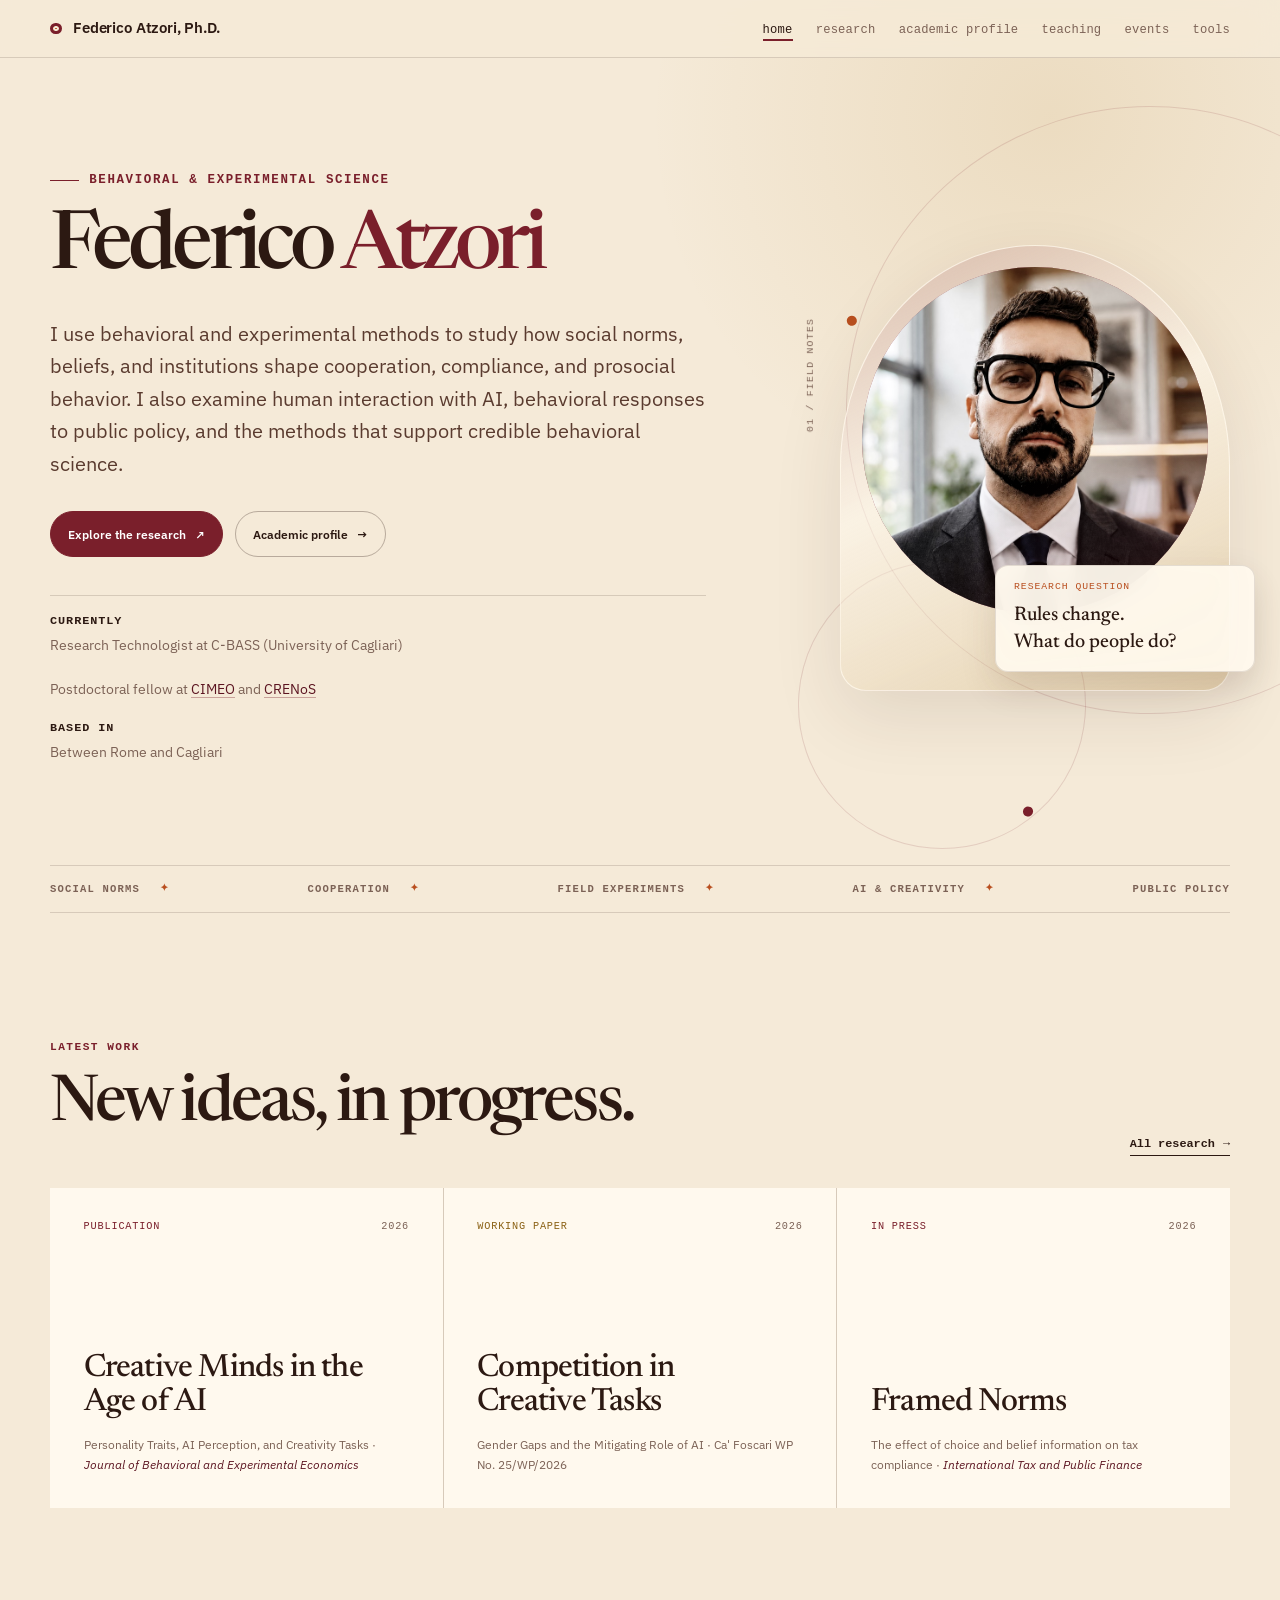
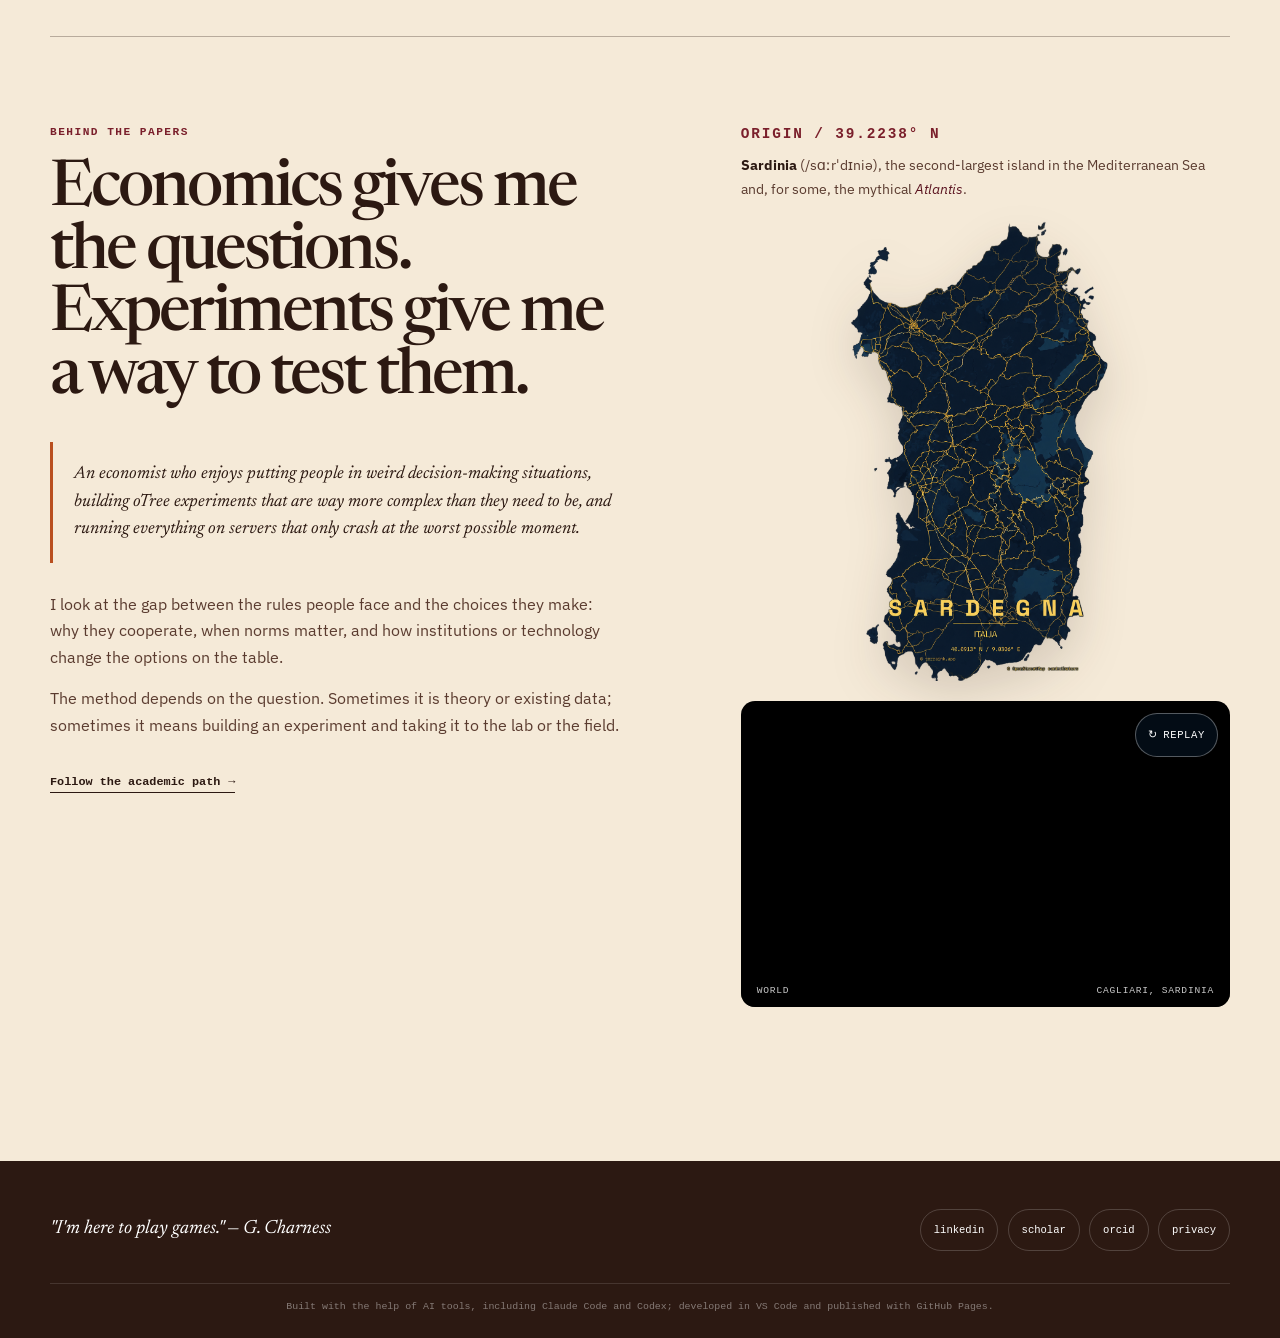
<file: index.html>
<!DOCTYPE html>
<html lang="en">
<head>
    <meta charset="UTF-8">
    <meta name="viewport" content="width=device-width, initial-scale=1.0">
    <meta name="description" content="Federico Atzori is a behavioral and experimental economist studying social norms, cooperation, AI, public policy, and credible research methods.">
    <meta property="og:title" content="Federico Atzori | Behavioral &amp; Experimental Economist">
    <meta property="og:description" content="Research on social norms, cooperation, AI, public policy, and credible behavioral science.">
    <meta property="og:type" content="website">
    <meta property="og:url" content="https://federicoatz.com/">
    <meta property="og:site_name" content="Federico Atzori">
    <meta property="og:image" content="https://federicoatz.com/assets/og-image.png">
    <meta property="og:image:width" content="1200">
    <meta property="og:image:height" content="630">
    <meta property="og:image:alt" content="Abstract behavioral economics diagram in burgundy and burnt orange on warm cream paper">
    <meta name="twitter:card" content="summary_large_image">
    <meta name="twitter:title" content="Federico Atzori | Behavioral &amp; Experimental Economist">
    <meta name="twitter:description" content="Research on social norms, cooperation, AI, public policy, and credible behavioral science.">
    <meta name="twitter:image" content="https://federicoatz.com/assets/og-image.png">
    <meta name="twitter:image:alt" content="Abstract behavioral economics diagram in burgundy and burnt orange on warm cream paper">
    <link rel="canonical" href="https://federicoatz.com/">
    <title>Federico Atzori | Behavioral &amp; Experimental Economist</title>
    <link rel="icon" href="/favicon.ico" sizes="32x32">
    <link rel="icon" type="image/svg+xml" href="/favicon.svg">
    <link rel="icon" type="image/png" sizes="32x32" href="/favicon-32x32.png">
    <link rel="icon" type="image/png" sizes="16x16" href="/favicon-16x16.png">
    <link rel="apple-touch-icon" sizes="180x180" href="/apple-touch-icon.png">
    <link rel="manifest" href="/site.webmanifest">
    <meta name="theme-color" content="#f5ead8">
    <link rel="preconnect" href="https://fonts.googleapis.com">
    <link rel="preconnect" href="https://fonts.gstatic.com" crossorigin>
    <link rel="stylesheet" href="https://fonts.googleapis.com/css2?family=IBM+Plex+Sans:ital,wght@0,400;0,500;0,600;1,400&family=Newsreader:opsz,wght@6..72,400;6..72,500;6..72,600&display=swap">
    <link rel="stylesheet" href="styles.css">
</head>
<body>
    <header>
        <div class="header-container">
            <div class="header-content">
                <h1>Federico Atzori, Ph.D.</h1>
                <nav>
                    <ul>
                        <li><a href="index.html" aria-current="page">home</a></li>
                        <li><a href="research.html">research</a></li>
                        <li><a href="about.html">academic profile</a></li>
                        <li><a href="teaching.html">teaching</a></li>
                        <li><a href="events.html">events</a></li>
                        <li class="nav-tools">
                            <details>
                                <summary>tools</summary>
                                <ul>
                                    <li><a href="otree.html">otree scripts</a></li>
                                    <li><a href="https://federicoatz.com/apriori-power-wizard/" target="_blank" rel="noopener noreferrer">power analysis</a></li>
                                </ul>
                            </details>
                        </li>
                    </ul>
                </nav>
            </div>
        </div>
    </header>

    <main>
        <section class="hero" aria-labelledby="hero-title">
            <div class="hero-orbit hero-orbit--one" aria-hidden="true"></div>
            <div class="hero-orbit hero-orbit--two" aria-hidden="true"></div>
            <div class="hero-inner">
                <div class="hero-text">
                    <p class="hero-kicker"><span></span> Behavioral &amp; experimental science</p>
                    <h2 class="hero-title" id="hero-title">Federico <span class="hero-surname">Atzori</span></h2>
                    <p class="hero-lead">I use behavioral and experimental methods to study how social norms, beliefs, and institutions shape cooperation, compliance, and prosocial behavior. I also examine human interaction with AI, behavioral responses to public policy, and the methods that support credible behavioral science.</p>
                    <div class="hero-actions">
                        <a class="btn btn--primary" href="research.html">Explore the research <span class="arrow" aria-hidden="true">↗</span></a>
                        <a class="btn btn--quiet" href="about.html">Academic profile <span class="arrow" aria-hidden="true">→</span></a>
                    </div>
                    <div class="hero-identity">
                        <p><span>Currently</span> Research Technologist at C-BASS (University of Cagliari)</p>
                        <p>Postdoctoral fellow at <a href="https://sites.google.com/a/uniroma1.it/cimeo/" target="_blank" rel="noopener noreferrer">CIMEO</a> and <a href="https://crenos.unica.it/index.php/federico-atzori" target="_blank" rel="noopener noreferrer">CRENoS</a></p>
                        <p><span>Based in</span> Between Rome and Cagliari</p>
                    </div>
                </div>

                <div class="hero-visual" data-parallax>
                    <div class="portrait-shell">
                        <div class="portrait-index" aria-hidden="true">01 / FIELD NOTES</div>
                        <div class="hero-photo" id="hero-photo">
                            <img src="profile.png" alt="Portrait of Federico Atzori" width="800" height="800"
                                 onerror="this.style.display='none';document.getElementById('hero-photo').classList.add('no-img')">
                            <span class="hero-photo-fallback">FA</span>
                        </div>
                        <div class="portrait-card">
                            <span class="portrait-card__label">Research question</span>
                            <strong>Rules change.<br>What do people do?</strong>
                        </div>
                    </div>
                </div>
            </div>
            <ul class="topic-rail" aria-label="Research areas">
                <li>social norms</li><li>cooperation</li><li>field experiments</li><li>AI &amp; creativity</li><li>public policy</li>
            </ul>
        </section>

        <section class="news-section" aria-labelledby="news-title">
            <div class="section-heading">
                <div>
                    <p class="section-kicker">Latest work</p>
                    <h2 id="news-title">New ideas, in progress.</h2>
                </div>
                <a class="text-link" href="research.html">All research <span aria-hidden="true">→</span></a>
            </div>
            <div class="news-box">
                <ul class="news-list">
                    <li class="news-item">
                        <div class="news-meta"><span class="news-badge badge-pub">Publication</span><span>2026</span></div>
                        <span class="news-text"><a href="https://www.sciencedirect.com/science/article/pii/S2214804326001503" target="_blank" rel="noopener noreferrer">Creative Minds in the Age of AI</a><small>Personality Traits, AI Perception, and Creativity Tasks · <em>Journal of Behavioral and Experimental Economics</em></small></span>
                        <span class="news-arrow" aria-hidden="true">↗</span>
                    </li>
                    <li class="news-item">
                        <div class="news-meta"><span class="news-badge badge-wp">Working paper</span><span>2026</span></div>
                        <span class="news-text"><a href="https://ideas.repec.org/p/ven/wpaper/202625.html" target="_blank" rel="noopener noreferrer">Competition in Creative Tasks</a><small>Gender Gaps and the Mitigating Role of AI · Ca' Foscari WP No. 25/WP/2026</small></span>
                        <span class="news-arrow" aria-hidden="true">↗</span>
                    </li>
                    <li class="news-item">
                        <div class="news-meta"><span class="news-badge badge-pub">In press</span><span>2026</span></div>
                        <span class="news-text"><a href="https://papers.ssrn.com/sol3/papers.cfm?abstract_id=5151154" target="_blank" rel="noopener noreferrer">Framed Norms</a><small>The effect of choice and belief information on tax compliance · <em>International Tax and Public Finance</em></small></span>
                        <span class="news-arrow" aria-hidden="true">↗</span>
                    </li>
                </ul>
            </div>
        </section>

        <section class="profile-section" aria-labelledby="profile-title">
            <div class="profile-copy">
                <p class="section-kicker">Behind the papers</p>
                <h2 id="profile-title">Economics gives me the questions. Experiments give me a way to test them.</h2>
                <div class="intro-box">An economist who enjoys putting people in weird decision-making situations, building oTree experiments that are way more complex than they need to be, and running everything on servers that only crash at the worst possible moment.</div>
                <div class="bio-text">
                    <p>I look at the gap between the rules people face and the choices they make: why they cooperate, when norms matter, and how institutions or technology change the options on the table.</p>
                    <p>The method depends on the question. Sometimes it is theory or existing data; sometimes it means building an experiment and taking it to the lab or the field.</p>
                </div>
                <a class="text-link" href="about.html">Follow the academic path <span aria-hidden="true">→</span></a>
            </div>

            <aside class="origin-note">
                <div class="origin-copy">
                    <div>
                        <p class="section-kicker">Origin / 39.2238° N</p>
                        <p><strong>Sardinia</strong> (/sɑːrˈdɪniə), the second-largest island in the Mediterranean Sea and, for some, the mythical <em>Atlantis</em>.</p>
                    </div>
                </div>
                <figure class="origin-cartina">
                    <img src="assets/video/sardinia-map-cutout.png" alt="Road network map of Sardinia" width="1055" height="1491" loading="lazy">
                </figure>
                <figure class="origin-map">
                    <button class="origin-replay" type="button" aria-label="Replay the map animation">
                        <span aria-hidden="true">↻</span> Replay
                    </button>
                    <video class="origin-video" muted playsinline preload="metadata">
                        <source src="assets/video/sardegna-earth.mp4" type="video/mp4">
                        Your browser does not support embedded video.
                    </video>
                    <figcaption><span>World</span><span>Cagliari, Sardinia</span></figcaption>
                </figure>
            </aside>
        </section>
    </main>

    <footer>
        <div class="footer-content">
            <div class="quote">
                "I'm here to play games." — G. Charness
            </div>
            <div class="social-links">
                <a href="https://www.linkedin.com/in/federicoatzori/" target="_blank" rel="noopener noreferrer">linkedin</a>
                <a href="https://scholar.google.com/citations?user=75wEW74AAAAJ" target="_blank" rel="noopener noreferrer">scholar</a>
                <a href="https://orcid.org/0009-0005-1035-1087" target="_blank" rel="noopener noreferrer">orcid</a>
                <a href="/privacy.html">privacy</a>
            </div>
        </div>
        <div class="footer-attribution">
            Built with the help of AI tools, including Claude Code and Codex; developed in VS Code and published with GitHub Pages.
        </div>
    </footer>

    <script data-goatcounter="https://federicoatz.goatcounter.com/count"
            async src="https://gc.zgo.at/count.js"></script>
    <script src="site.js"></script>
</body>
</html>
</file>
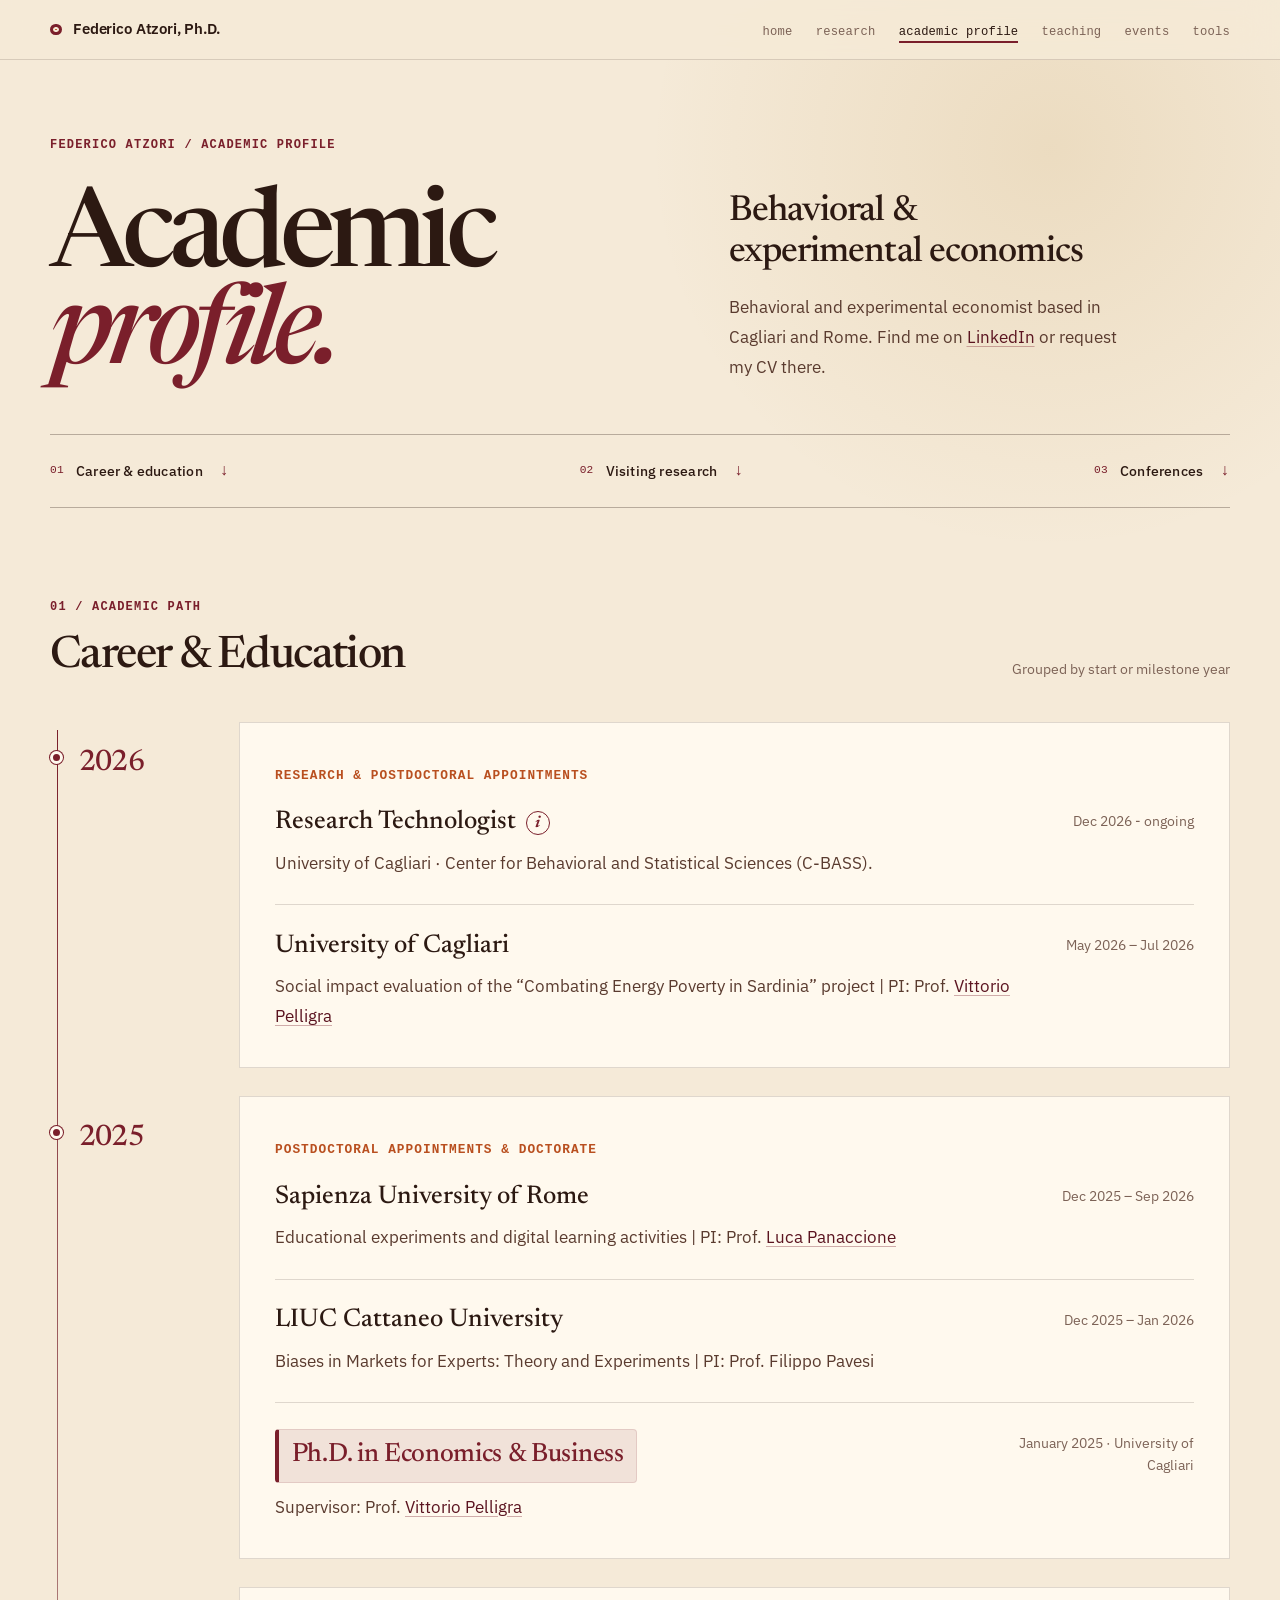
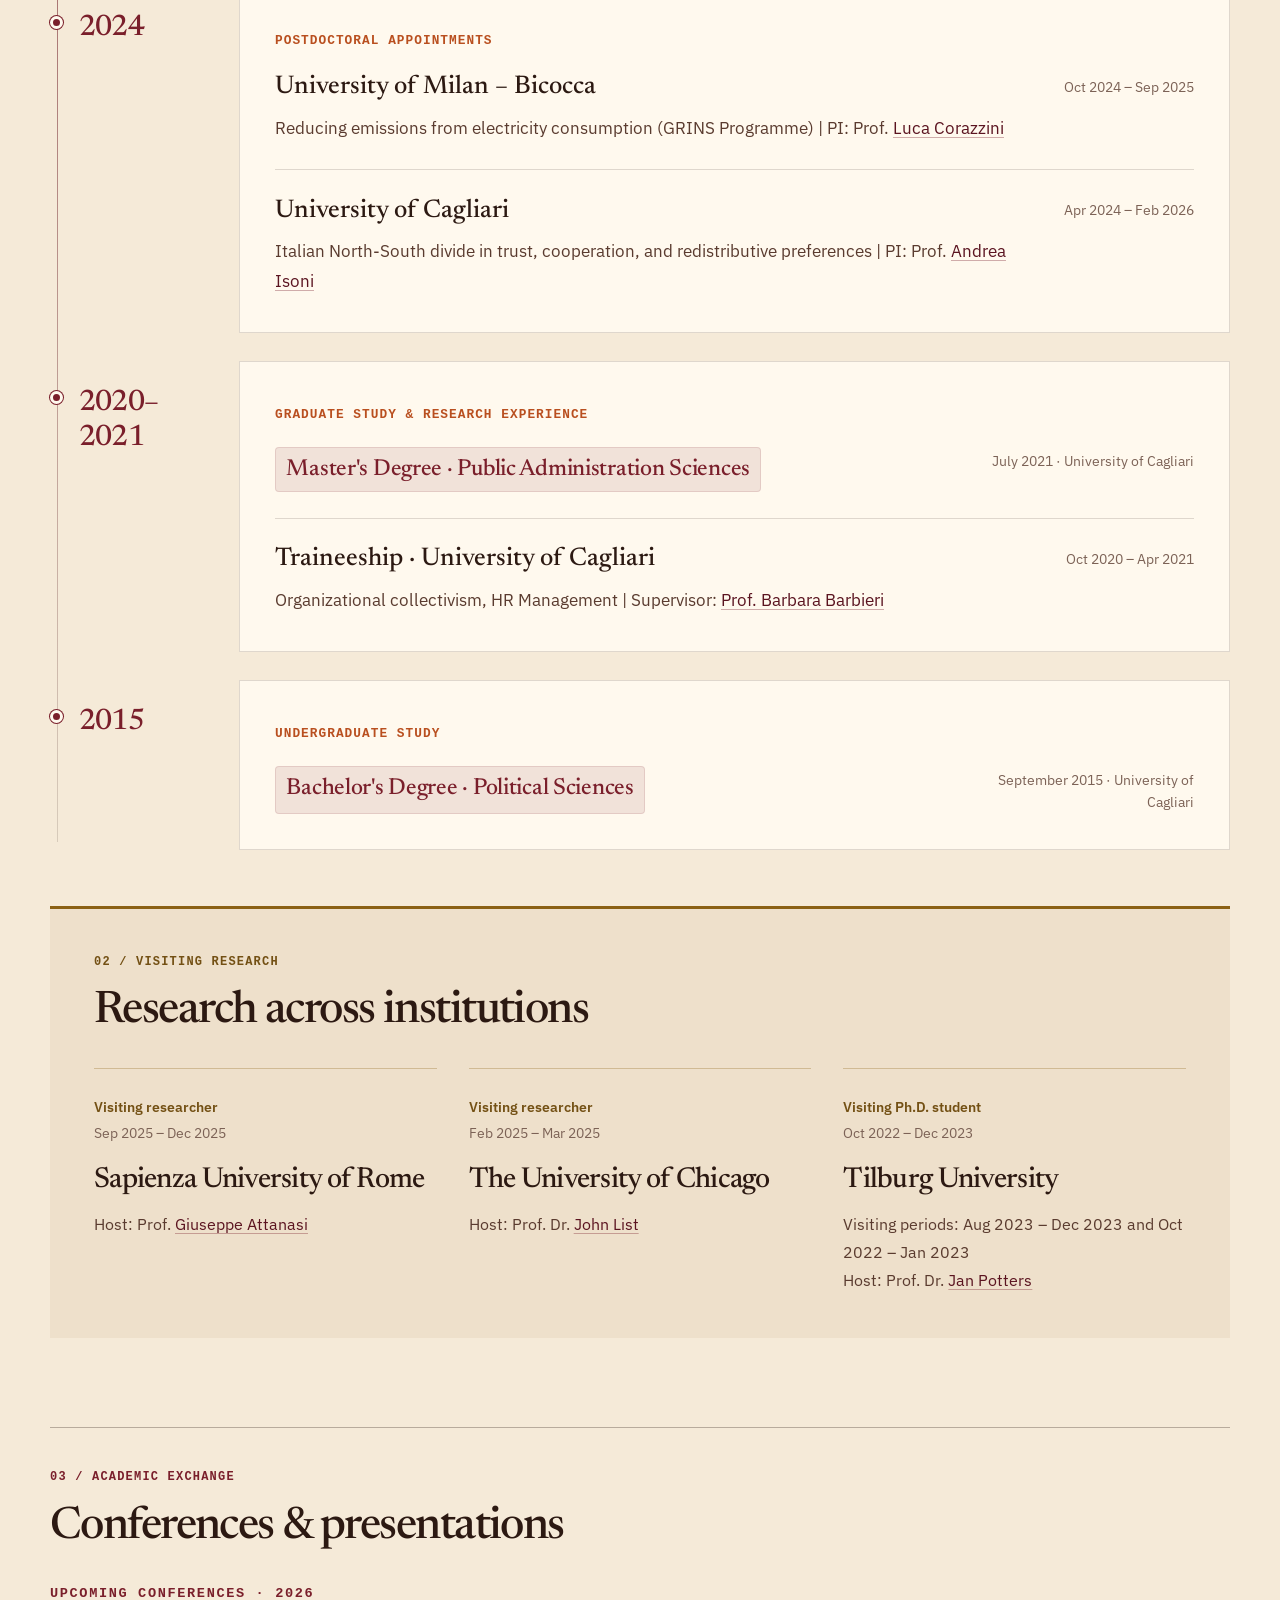
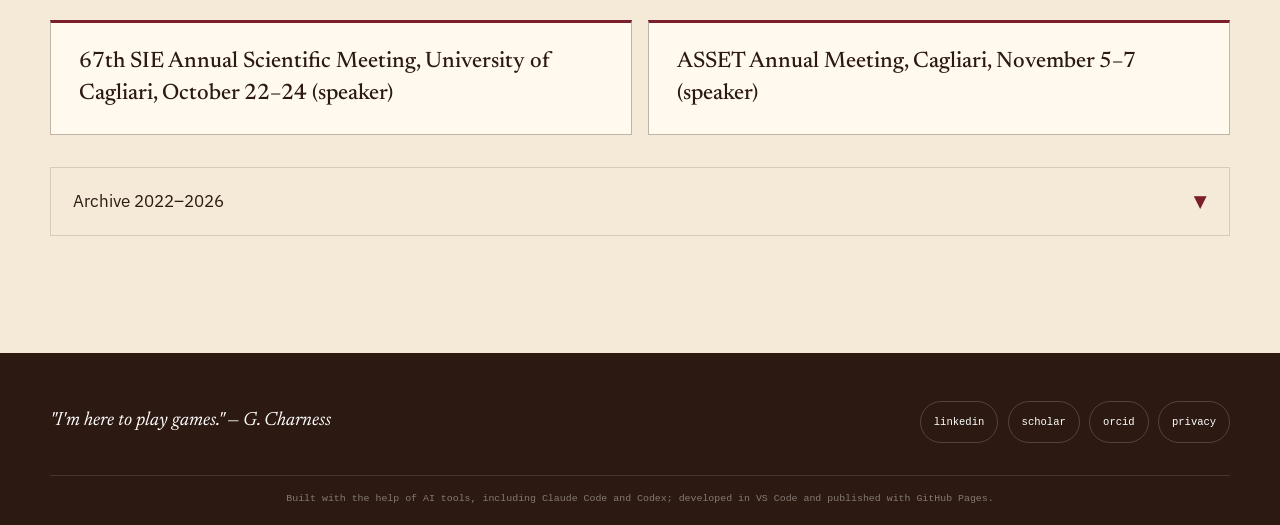
<file: about.html>
<!DOCTYPE html>
<html lang="en">
<head>
    <meta charset="UTF-8">
    <meta name="viewport" content="width=device-width, initial-scale=1.0">
    <meta name="description" content="Explore Federico Atzori's academic profile, including research positions, education, visiting appointments, and conference activity.">
    <meta property="og:title" content="Academic profile — Federico Atzori, Ph.D.">
    <meta property="og:description" content="Research positions, education, visiting appointments, and the academic career of behavioral economist Federico Atzori.">
    <meta property="og:type" content="website">
    <meta property="og:url" content="https://federicoatz.com/about.html">
    <meta property="og:site_name" content="Federico Atzori">
    <meta property="og:image" content="https://federicoatz.com/assets/og-image.png">
    <meta property="og:image:width" content="1200">
    <meta property="og:image:height" content="630">
    <meta property="og:image:alt" content="Abstract behavioral economics diagram in burgundy and burnt orange on warm cream paper">
    <meta name="twitter:card" content="summary_large_image">
    <meta name="twitter:title" content="Academic Profile | Federico Atzori, Ph.D.">
    <meta name="twitter:description" content="Research positions, education, visiting appointments, and the academic career of behavioral economist Federico Atzori.">
    <meta name="twitter:image" content="https://federicoatz.com/assets/og-image.png">
    <meta name="twitter:image:alt" content="Abstract behavioral economics diagram in burgundy and burnt orange on warm cream paper">
    <link rel="canonical" href="https://federicoatz.com/about.html">
    <title>Academic Profile | Federico Atzori, Ph.D.</title>
    <link rel="icon" href="/favicon.ico" sizes="32x32">
    <link rel="icon" type="image/svg+xml" href="/favicon.svg">
    <link rel="icon" type="image/png" sizes="32x32" href="/favicon-32x32.png">
    <link rel="icon" type="image/png" sizes="16x16" href="/favicon-16x16.png">
    <link rel="apple-touch-icon" sizes="180x180" href="/apple-touch-icon.png">
    <link rel="manifest" href="/site.webmanifest">
    <meta name="theme-color" content="#f5ead8">
    <link rel="preconnect" href="https://fonts.googleapis.com">
    <link rel="preconnect" href="https://fonts.gstatic.com" crossorigin>
    <link rel="stylesheet" href="https://fonts.googleapis.com/css2?family=IBM+Plex+Sans:ital,wght@0,400;0,500;0,600;1,400&family=Newsreader:opsz,wght@6..72,400;6..72,500;6..72,600&display=swap">
    <link rel="stylesheet" href="styles.css?v=academic-profile-3">
</head>
<body class="academic-page">

    <header>
        <div class="header-container">
            <div class="header-content">
                <h1>Federico Atzori, Ph.D.</h1>
                <nav>
                    <ul>
                        <li><a href="index.html">home</a></li>
                        <li><a href="research.html">research</a></li>
                        <li><a href="about.html" aria-current="page">academic profile</a></li>
                        <li><a href="teaching.html">teaching</a></li>
                        <li><a href="events.html">events</a></li>
                        <li class="nav-tools">
                            <details>
                                <summary>tools</summary>
                                <ul>
                                    <li><a href="otree.html">otree scripts</a></li>
                                    <li><a href="https://federicoatz.com/apriori-power-wizard/" target="_blank">power analysis</a></li>
                                </ul>
                            </details>
                        </li>
                    </ul>
                </nav>
            </div>
        </div>
    </header>

    <main>
    <div class="container">
        <div class="academic-intro">
            <p class="section-kicker">Federico Atzori / Academic profile</p>
            <div class="academic-opening">
                <h2>Academic<br><span>profile.</span></h2>
                <div class="academic-summary"><p class="academic-discipline">Behavioral &amp;<br>experimental economics</p><p>Behavioral and experimental economist based in Cagliari and Rome. Find me on <a href="https://www.linkedin.com/in/federicoatzori/" target="_blank">LinkedIn</a> or request my CV there.</p></div>
            </div>
            <nav class="academic-directory" aria-label="Academic profile sections">
                <a href="#career"><span>01</span> Career &amp; education <span aria-hidden="true">↓</span></a>
                <a href="#visiting"><span>02</span> Visiting research <span aria-hidden="true">↓</span></a>
                <a href="#conferences"><span>03</span> Conferences <span aria-hidden="true">↓</span></a>
            </nav>
        </div>

        <section class="academic-chronology" id="career" aria-labelledby="career-heading">
            <div class="chronology-heading">
                <div><p class="section-kicker">01 / Academic path</p><h3 id="career-heading">Career &amp; Education</h3></div>
                <p>Grouped by start or milestone year</p>
            </div>
            <div id="education" class="chronology-body"><div class="career-timeline">
<article class="timeline-item">
<div class="timeline-date">2026</div>
<div class="timeline-card">
<span class="timeline-type">Research &amp; postdoctoral appointments</span>
<div class="timeline-detail">
<div class="position-title">
<strong>Research Technologist</strong>
<details class="role-info">
<summary aria-label="About the Research Technologist role">i</summary>
<div class="role-info__popup">
<p>As a technologist, I hold a highly specialized role in research on behavioral economics and experimental methods. I support colleagues in getting their studies off the ground, and coordinate a small team of technicians on tools, frameworks and protocols. I also look after our relationships with the business community and help share the Institute’s scientific results.</p>
</div>
</details>
</div><span class="timeline-period">Dec 2026 - ongoing</span>
<p>University of Cagliari · Center for Behavioral and Statistical Sciences (C-BASS).</p>
</div>
<div class="timeline-detail">
<strong>University of Cagliari</strong><span class="timeline-period">May 2026 – Jul 2026</span>
<p>Social impact evaluation of the “Combating Energy Poverty in Sardinia” project | PI: Prof. <a href="https://vittoriopelligra.wordpress.com/about/" target="_blank">Vittorio Pelligra</a></p>
</div>
</div>
</article>
<article class="timeline-item">
<div class="timeline-date">2025</div>
<div class="timeline-card">
<span class="timeline-type">Postdoctoral appointments &amp; doctorate</span>
<div class="timeline-detail">
<strong>Sapienza University of Rome</strong><span class="timeline-period">Dec 2025 – Sep 2026</span>
<p>Educational experiments and digital learning activities | PI: Prof. <a href="https://sites.google.com/uniroma1.it/lucapanaccione-eng/home" target="_blank">Luca Panaccione</a></p>
</div>
<div class="timeline-detail">
<strong>LIUC Cattaneo University</strong><span class="timeline-period">Dec 2025 – Jan 2026</span>
<p>Biases in Markets for Experts: Theory and Experiments | PI: Prof. Filippo Pavesi</p>
</div>


<div class="timeline-detail">
<strong class="degree-title degree-title--doctorate">Ph.D. in Economics &amp; Business</strong><span class="timeline-period">January 2025 · University of Cagliari</span>
<p>Supervisor: Prof. <a href="https://vittoriopelligra.wordpress.com/about/" target="_blank">Vittorio Pelligra</a></p>
</div>
</div>
</article>
<article class="timeline-item">
<div class="timeline-date">2024</div>
<div class="timeline-card">
<span class="timeline-type">Postdoctoral appointments</span>
<div class="timeline-detail">
<strong>University of Milan – Bicocca</strong><span class="timeline-period">Oct 2024 – Sep 2025</span>
<p>Reducing emissions from electricity consumption (GRINS Programme) | PI: Prof. <a href="https://sites.google.com/site/lucacorazzini1/home" target="_blank">Luca Corazzini</a></p>
</div>
<div class="timeline-detail">
<strong>University of Cagliari</strong><span class="timeline-period">Apr 2024 – Feb 2026</span>
<p>Italian North-South divide in trust, cooperation, and redistributive preferences | PI: Prof. <a href="https://www.wbs.ac.uk/about/person/andrea-isoni/" target="_blank">Andrea Isoni</a></p>
</div>
</div>
</article>

<article class="timeline-item">
<div class="timeline-date">2020–2021</div>
<div class="timeline-card">
<span class="timeline-type">Graduate study &amp; research experience</span>
<div class="timeline-detail">
<strong class="degree-title">Master's Degree · Public Administration Sciences</strong><span class="timeline-period">July 2021 · University of Cagliari</span>
</div>
<div class="timeline-detail">
<strong>Traineeship · University of Cagliari</strong><span class="timeline-period">Oct 2020 – Apr 2021</span>
<p>Organizational collectivism, HR Management | Supervisor: <a href="https://www.unica.it/unica/it/ateneo_s07_ss01.page?contentId=SHD30427" target="_blank">Prof. Barbara Barbieri</a></p>
</div>
</div>
</article>
<article class="timeline-item">
<div class="timeline-date">2015</div>
<div class="timeline-card">
<span class="timeline-type">Undergraduate study</span>
<div class="timeline-detail">
<strong class="degree-title">Bachelor's Degree · Political Sciences</strong><span class="timeline-period">September 2015 · University of Cagliari</span>
</div>
</div>
</article>
</div></div>
        </section>
        <section class="academic-visiting" id="visiting" aria-labelledby="visiting-heading">
            <div class="academic-section-heading"><div><p class="section-kicker">02 / Visiting research</p><h3 id="visiting-heading">Research across institutions</h3></div></div>
            <div class="visiting-grid"><article class="appointment">
        <div class="appointment-meta"><span>Visiting researcher</span><span>Sep 2025 – Dec 2025</span></div>
        <h4>Sapienza University of Rome</h4><p>Host: Prof. <a href="https://giuseppeattanasi.wixsite.com/index" target="_blank">Giuseppe Attanasi</a></p>
    </article><article class="appointment">
        <div class="appointment-meta"><span>Visiting researcher</span><span>Feb 2025 – Mar 2025</span></div>
        <h4>The University of Chicago</h4><p>Host: Prof. Dr. <a href="https://voices.uchicago.edu/jlist/" target="_blank">John List</a></p>
    </article><article class="appointment">
        <div class="appointment-meta"><span>Visiting Ph.D. student</span><span>Oct 2022 – Dec 2023</span></div>
        <h4>Tilburg University</h4><p>Visiting periods: Aug 2023 – Dec 2023 and Oct 2022 – Jan 2023<br/>Host: Prof. Dr. <a href="https://sites.google.com/site/jjmpotters/home" target="_blank">Jan Potters</a></p>
    </article></div>
        </section>

        <section class="academic-conferences" id="conferences" aria-labelledby="conferences-heading">
            <p class="section-kicker">03 / Academic exchange</p>
            <h3 id="conferences-heading">Conferences &amp; presentations</h3>

            <div class="year-section">
                <h4 class="year-title">Upcoming conferences · 2026</h4>
                <ul class="conference-list">
                    <li>67th SIE Annual Scientific Meeting, University of Cagliari, October 22–24 (speaker)</li>
                    <li>ASSET Annual Meeting, Cagliari, November 5–7 (speaker)</li>
                </ul>
            </div>

            <div class="accordion">
                <button class="accordion-header" id="accordion-toggle" type="button" onclick="toggleAccordion(this)" aria-expanded="false" aria-controls="accordion-content">
                    <span class="accordion-title">Archive 2022–2026</span>
                    <span class="accordion-icon" aria-hidden="true">▼</span>
                </button>
                <section class="accordion-content conference-archive" id="accordion-content" aria-labelledby="accordion-toggle" aria-hidden="true">
                    <div class="year-section">
                        <h4 class="year-title" id="conferences-2026">2026</h4>
                        <div class="table-scroll" role="region" aria-labelledby="conferences-2026" tabindex="0">
                            <table class="paper-table conference-table" aria-labelledby="conferences-2026">
                                <thead>
                                    <tr><th scope="col">Event</th><th scope="col">Venue</th><th scope="col">Date</th><th scope="col">Role</th></tr>
                                </thead>
                                <tbody>
                                <tr>
                                    <td data-label="Event"><a href="https://airess.fgses-um6p.ma/ESA-Africa2026" target="_blank" rel="noopener noreferrer">ESA Africa Meeting</a></td>
                                    <td data-label="Venue">Mohammed VI Polytechnic University, Rabat</td>
                                    <td data-label="Date">June 15–17</td>
                                    <td data-label="Role">speaker</td>
                                </tr>
                                <tr>
                                    <td data-label="Event"><a href="https://sabeconomics.org/wordpress/wp-content/uploads/SABE_newsletter-Autumn-2025.pdf" target="_blank" rel="noopener noreferrer">15th BEEN Meeting</a></td>
                                    <td data-label="Venue">LUISS University, Rome</td>
                                    <td data-label="Date">January 23</td>
                                    <td data-label="Role">speaker</td>
                                </tr>
                                </tbody>
                            </table>
                        </div>
                    </div>

                    <div class="year-section">
                        <h4 class="year-title" id="conferences-2025">2025</h4>
                        <div class="table-scroll" role="region" aria-labelledby="conferences-2025" tabindex="0">
                            <table class="paper-table conference-table" aria-labelledby="conferences-2025">
                                <thead>
                                    <tr><th scope="col">Event</th><th scope="col">Venue</th><th scope="col">Date</th><th scope="col">Role</th></tr>
                                </thead>
                                <tbody>
                                <tr>
                                    <td data-label="Event"><a href="https://sites.unica.it/beencagliari/" target="_blank" rel="noopener noreferrer">14th BEEN Meeting</a></td>
                                    <td data-label="Venue">C-BASS, University of Cagliari</td>
                                    <td data-label="Date">September 25–26</td>
                                    <td data-label="Role">organizer</td>
                                </tr>
                                <tr>
                                    <td data-label="Event"><a href="https://groups.google.com/g/esa-announce/c/Idlrihpr-uE" target="_blank" rel="noopener noreferrer">3rd Summer School &amp; Workshop on Experimetrics &amp; Behavioral Economics</a></td>
                                    <td data-label="Venue">Soleto</td>
                                    <td data-label="Date">July 19–24</td>
                                    <td data-label="Role">organizer, speaker</td>
                                </tr>
                                <tr>
                                    <td data-label="Event"><a href="https://www.niccotoccafondi.it/research" target="_blank" rel="noopener noreferrer">13th BEEN Meeting</a></td>
                                    <td data-label="Venue">University of Bologna</td>
                                    <td data-label="Date">January 23</td>
                                    <td data-label="Role">auditor</td>
                                </tr>
                                <tr>
                                    <td data-label="Event"><a href="https://www.storep.org/wp/civil-economy-an-old-new-paradigm-roma-31-1-1-2-2025/" target="_blank" rel="noopener noreferrer">Civil Economy: an Old-New Paradigm</a></td>
                                    <td data-label="Venue">LUMSA University, Rome</td>
                                    <td data-label="Date">January 31 – February 1</td>
                                    <td data-label="Role">speaker</td>
                                </tr>
                                </tbody>
                            </table>
                        </div>
                    </div>

                    <div class="year-section">
                        <h4 class="year-title" id="conferences-2024">2024</h4>
                        <div class="table-scroll" role="region" aria-labelledby="conferences-2024" tabindex="0">
                            <table class="paper-table conference-table" aria-labelledby="conferences-2024">
                                <thead>
                                    <tr><th scope="col">Event</th><th scope="col">Venue</th><th scope="col">Date</th><th scope="col">Role</th></tr>
                                </thead>
                                <tbody>
                                <tr>
                                    <td data-label="Event"><a href="https://www.closer.unito.it/local-activities/workshops/been-2024" target="_blank" rel="noopener noreferrer">12th BEEN Meeting</a></td>
                                    <td data-label="Venue">University of Turin</td>
                                    <td data-label="Date">September 16</td>
                                    <td data-label="Role">speaker</td>
                                </tr>
                                <tr>
                                    <td data-label="Event"><a href="https://eer.soc.uoc.gr/?p=100" target="_blank" rel="noopener noreferrer">1st Summer School in Experimental and Behavioral Economics</a></td>
                                    <td data-label="Venue">University of Crete, Rethymno</td>
                                    <td data-label="Date">August 27–30</td>
                                    <td data-label="Role">poster</td>
                                </tr>
                                <tr>
                                    <td data-label="Event"><a href="https://groups.google.com/g/esa-announce/c/zLuPA5Zh6Hk" target="_blank" rel="noopener noreferrer">Summer School &amp; Workshop on Experimetrics &amp; Behavioral Economics</a></td>
                                    <td data-label="Venue">Soleto</td>
                                    <td data-label="Date">July 21–27</td>
                                    <td data-label="Role">organizer, speaker</td>
                                </tr>
                                <tr>
                                    <td data-label="Event"><a href="https://www.bee-uk.org/event-posts/2024-summer-school-2/" target="_blank" rel="noopener noreferrer">Implementing Experimental Designs: Best Practices for Software Programming</a></td>
                                    <td data-label="Venue">University of Leicester School of Business, Leicester</td>
                                    <td data-label="Date">July 9–11</td>
                                    <td data-label="Role">participant</td>
                                </tr>
                                <tr>
                                    <td data-label="Event"><a href="https://www.upf.edu/web/beslab/news/-/asset_publisher/9xRX8mBJNy9o/content/3rd-summer-school-of-computational-and-experimental-economics-june-3-9-2024/maximized" target="_blank" rel="noopener noreferrer">3rd Summer School of Computational and Experimental Economics</a></td>
                                    <td data-label="Venue">Universitat Pompeu Fabra, Barcelona</td>
                                    <td data-label="Date">June 3–9</td>
                                    <td data-label="Role">participant</td>
                                </tr>
                                <tr>
                                    <td data-label="Event"><a href="https://fguma.es/en/seet-2024-program/" target="_blank" rel="noopener noreferrer">13th Southern Europe Experimental Team’s Meeting (SEET)</a></td>
                                    <td data-label="Venue">University of Málaga, Málaga</td>
                                    <td data-label="Date">February 1–2</td>
                                    <td data-label="Role">speaker</td>
                                </tr>
                                </tbody>
                            </table>
                        </div>
                    </div>

                    <div class="year-section">
                        <h4 class="year-title" id="conferences-2023">2023</h4>
                        <div class="table-scroll" role="region" aria-labelledby="conferences-2023" tabindex="0">
                            <table class="paper-table conference-table" aria-labelledby="conferences-2023">
                                <thead>
                                    <tr><th scope="col">Event</th><th scope="col">Venue</th><th scope="col">Date</th><th scope="col">Role</th></tr>
                                </thead>
                                <tbody>
                                <tr>
                                    <td data-label="Event"><a href="https://www.tilburguniversity.edu/research/institutes-and-research-groups/tiber/symposium/past" target="_blank" rel="noopener noreferrer">TIBER Symposium on Psychology and Economics</a></td>
                                    <td data-label="Venue">Tilburg University, Tilburg</td>
                                    <td data-label="Date">August 25</td>
                                    <td data-label="Role">speaker</td>
                                </tr>
                                <tr>
                                    <td data-label="Event"><a href="https://sabeconomics.org/wordpress/wp-content/uploads/SABE_newsletter-Summer-2023.pdf" target="_blank" rel="noopener noreferrer">Summer School &amp; Workshop on Experimetrics &amp; Behavioral Economics</a></td>
                                    <td data-label="Venue">Soleto</td>
                                    <td data-label="Date">July 17–23</td>
                                    <td data-label="Role">participant, speaker</td>
                                </tr>
                                <tr>
                                    <td data-label="Event"><a href="https://www.gate.cnrs.fr/calendrier-scientifique/action~agenda/exact_date~1684188000/request_format~json/" target="_blank" rel="noopener noreferrer">ESA World Meeting</a></td>
                                    <td data-label="Venue">Lyon</td>
                                    <td data-label="Date">June 26–29</td>
                                    <td data-label="Role">speaker</td>
                                </tr>
                                </tbody>
                            </table>
                        </div>
                    </div>

                    <div class="year-section">
                        <h4 class="year-title" id="conferences-2022">2022</h4>
                        <div class="table-scroll" role="region" aria-labelledby="conferences-2022" tabindex="0">
                            <table class="paper-table conference-table" aria-labelledby="conferences-2022">
                                <thead>
                                    <tr><th scope="col">Event</th><th scope="col">Venue</th><th scope="col">Date</th><th scope="col">Role</th></tr>
                                </thead>
                                <tbody>
                                <tr>
                                    <td data-label="Event"><a href="https://eticaeconomia.it/eventi/ii-edition-sapienza-economics-ph-d-summer-meeting/" target="_blank" rel="noopener noreferrer">2nd Sapienza Economics Ph.D. Summer Meeting</a></td>
                                    <td data-label="Venue">Sapienza University of Rome, Rome</td>
                                    <td data-label="Date">September 12–13</td>
                                    <td data-label="Role">speaker</td>
                                </tr>
                                <tr>
                                    <td data-label="Event"><a href="https://www.lse.ac.uk/social-policy/events/conference/annual-international-behavioural-public-policy-conference" target="_blank" rel="noopener noreferrer">1st International Behavioural Public Policy Conference</a></td>
                                    <td data-label="Venue">London School of Economics, London</td>
                                    <td data-label="Date">September 7–10</td>
                                    <td data-label="Role">participant</td>
                                </tr>
                                <tr>
                                    <td data-label="Event"><a href="https://www.esabologna2022.com/uploads/1/4/0/2/140281238/v01_detailed_programma_esa.pdf" target="_blank" rel="noopener noreferrer">European ESA Meeting</a></td>
                                    <td data-label="Venue">University of Bologna</td>
                                    <td data-label="Date">August 31 – September 3</td>
                                    <td data-label="Role">participant</td>
                                </tr>
                                <tr>
                                    <td data-label="Event"><a href="https://ecodir.web.uniroma1.it/en/node/6329" target="_blank" rel="noopener noreferrer">CIMEO Workshop in Experimental Economics</a></td>
                                    <td data-label="Venue">Sapienza University of Rome, Rome</td>
                                    <td data-label="Date">June 23–24</td>
                                    <td data-label="Role">participant</td>
                                </tr>
                                <tr>
                                    <td data-label="Event"><a href="https://www.educalliance.eu/news/the-university-of-cagliari-will-host-the-educ-seminar-european-union-studies" target="_blank" rel="noopener noreferrer">EDUC Research Seminar on European Union Studies</a></td>
                                    <td data-label="Venue">University of Cagliari</td>
                                    <td data-label="Date">June 9–10</td>
                                    <td data-label="Role">speaker</td>
                                </tr>
                                </tbody>
                            </table>
                        </div>
                    </div>
                </section>
            </div>

        </section>
    </div>

    </main>

    <footer>
        <div class="footer-content">
            <div class="quote">
                "I'm here to play games." — G. Charness
            </div>
            <div class="social-links">
                <a href="https://www.linkedin.com/in/federicoatzori/" target="_blank">linkedin</a>
                <a href="https://scholar.google.com/citations?user=75wEW74AAAAJ" target="_blank">scholar</a>
                <a href="https://orcid.org/0009-0005-1035-1087" target="_blank">orcid</a>
                <a href="/privacy.html">privacy</a>
            </div>
        </div>
        <div class="footer-attribution">
            Built with the help of AI tools, including Claude Code and Codex; developed in VS Code and published with GitHub Pages.
        </div>
    </footer>

    <script>
        function toggleAccordion(button) {
            const content = document.getElementById(button.getAttribute('aria-controls'));
            const icon = button.querySelector('.accordion-icon');
            const isOpen = button.getAttribute('aria-expanded') === 'true';
            button.setAttribute('aria-expanded', String(!isOpen));
            content.setAttribute('aria-hidden', String(isOpen));
            content.classList.toggle('open', !isOpen);
            icon.classList.toggle('open', !isOpen);
        }
    </script>
    <script src="site.js"></script>
    <script data-goatcounter="https://federicoatz.goatcounter.com/count"
            async src="https://gc.zgo.at/count.js"></script>
</body>
</html>
</file>
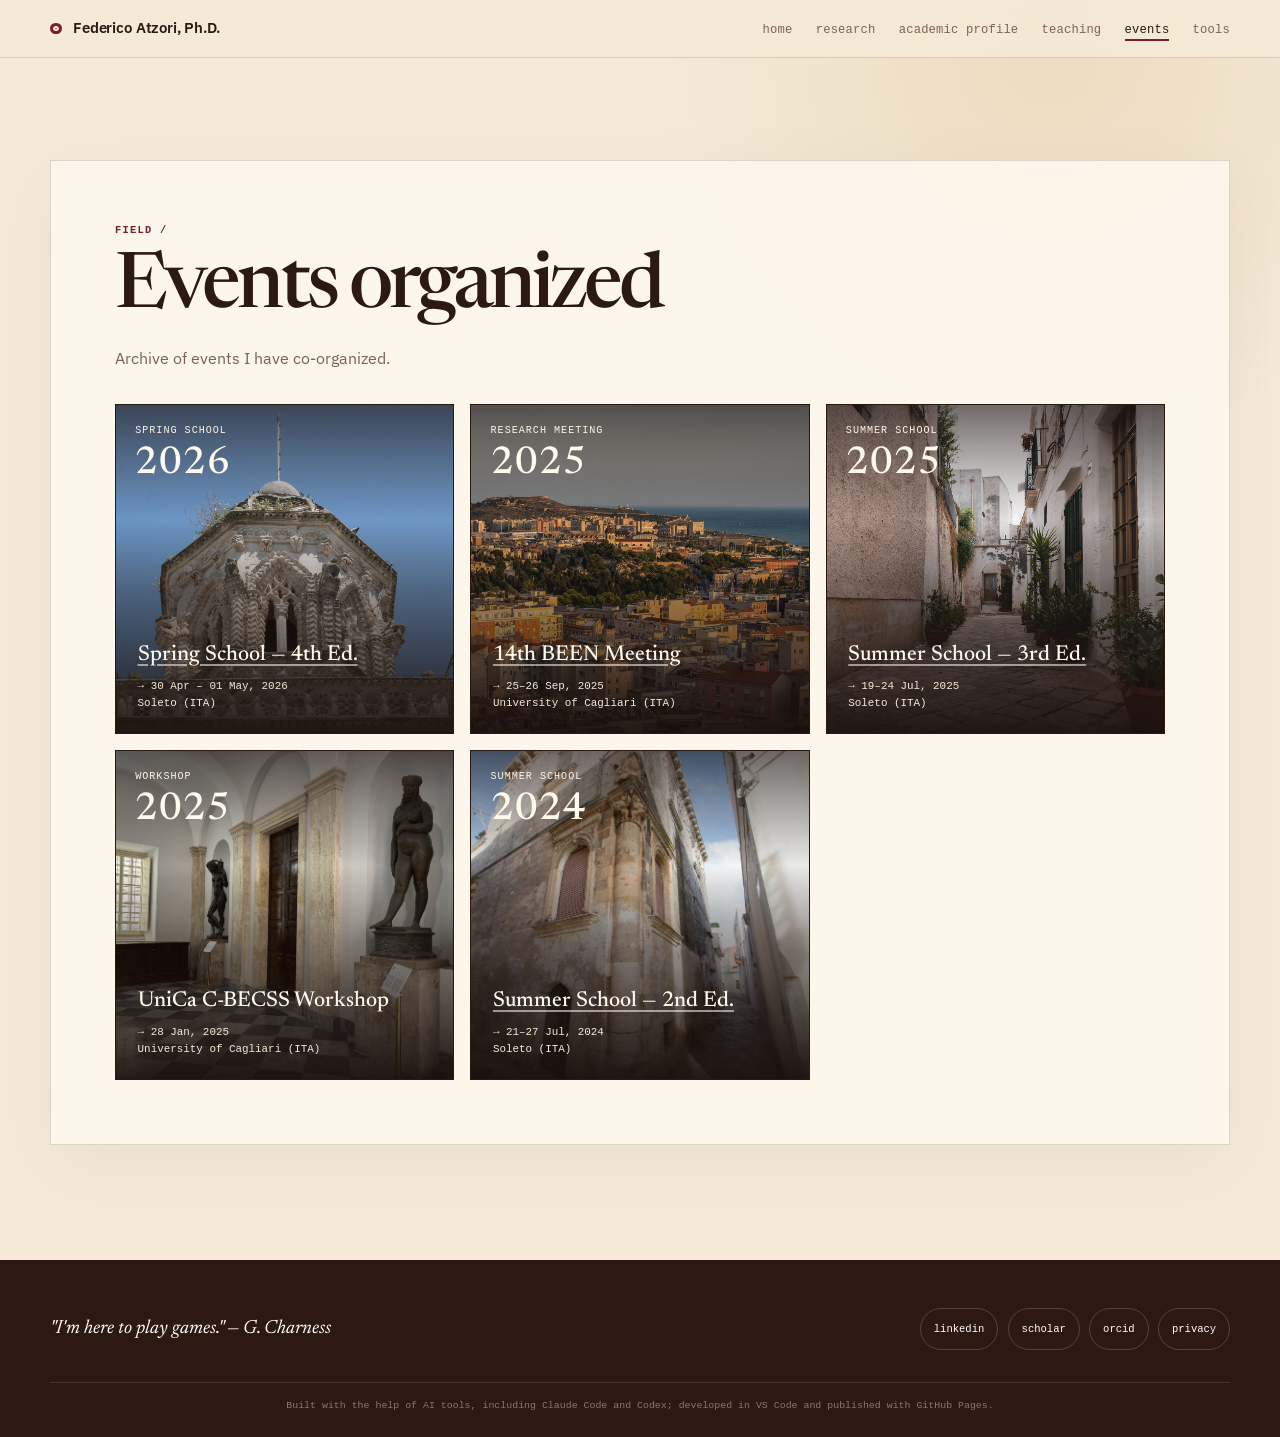
<file: events.html>
<!DOCTYPE html>
<html lang="en">
<head>
    <meta charset="UTF-8">
    <meta name="viewport" content="width=device-width, initial-scale=1.0">
    <meta name="description" content="Conferences, workshops, and seminars organized by Federico Atzori in behavioral economics and experimental research.">
    <meta property="og:title" content="Events — Federico Atzori, Ph.D.">
    <meta property="og:description" content="Conferences, workshops, and seminars organized in behavioral economics and experimental research.">
    <meta property="og:type" content="website">
    <meta property="og:url" content="https://federicoatz.com/events.html">
    <meta property="og:site_name" content="Federico Atzori">
    <meta property="og:image" content="https://federicoatz.com/assets/og-image.png">
    <meta property="og:image:width" content="1200">
    <meta property="og:image:height" content="630">
    <meta property="og:image:alt" content="Abstract behavioral economics diagram in burgundy and burnt orange on warm cream paper">
    <meta name="twitter:card" content="summary_large_image">
    <meta name="twitter:title" content="Events | Federico Atzori, Behavioral Economics">
    <meta name="twitter:description" content="Conferences, workshops, and seminars organized in behavioral economics and experimental research.">
    <meta name="twitter:image" content="https://federicoatz.com/assets/og-image.png">
    <meta name="twitter:image:alt" content="Abstract behavioral economics diagram in burgundy and burnt orange on warm cream paper">
    <link rel="canonical" href="https://federicoatz.com/events.html">
    <title>Events | Federico Atzori, Behavioral Economics</title>
    <link rel="icon" href="/favicon.ico" sizes="32x32">
    <link rel="icon" type="image/svg+xml" href="/favicon.svg">
    <link rel="icon" type="image/png" sizes="32x32" href="/favicon-32x32.png">
    <link rel="icon" type="image/png" sizes="16x16" href="/favicon-16x16.png">
    <link rel="apple-touch-icon" sizes="180x180" href="/apple-touch-icon.png">
    <link rel="manifest" href="/site.webmanifest">
    <meta name="theme-color" content="#f5ead8">
    <link rel="preconnect" href="https://fonts.googleapis.com">
    <link rel="preconnect" href="https://fonts.gstatic.com" crossorigin>
    <link rel="stylesheet" href="https://fonts.googleapis.com/css2?family=IBM+Plex+Sans:ital,wght@0,400;0,500;0,600;1,400&family=Newsreader:opsz,wght@6..72,400;6..72,500;6..72,600&display=swap">
    <link rel="stylesheet" href="styles.css">
</head>
<body>

    <header>
        <div class="header-container">
            <div class="header-content">
                <h1>Federico Atzori, Ph.D.</h1>
                <nav>
                    <ul>
                        <li><a href="index.html">home</a></li>
                        <li><a href="research.html">research</a></li>
                        <li><a href="about.html">academic profile</a></li>
                        <li><a href="teaching.html">teaching</a></li>
                        <li><a href="events.html" aria-current="page">events</a></li>
                        <li class="nav-tools">
                            <details>
                                <summary>tools</summary>
                                <ul>
                                    <li><a href="otree.html">otree scripts</a></li>
                                    <li><a href="https://federicoatz.com/apriori-power-wizard/" target="_blank">power analysis</a></li>
                                </ul>
                            </details>
                        </li>
                    </ul>
                </nav>
            </div>
        </div>
    </header>

    <main>
    <div class="container">
        <div class="content-box">
            <h2>Events organized</h2>

            <p class="intro-text">Archive of events I have co-organized.</p>

            <div class="events-grid">

                <div class="event-card">
                    <img class="event-image" src="assets/events/spring.webp" alt="Gothic stonework of the Guglia Orsiniana in Soleto" loading="lazy" decoding="async">
                    <div class="event-banner">
                        spring school
                        <span class="event-year">2026</span>
                    </div>
                    <div class="event-card-body">
                        <div class="event-title">
                            <a href="https://sites.google.com/a/uniroma1.it/cimeo/schools/soleto-spring-school-2026?pli=1&amp;authuser=0" target="_blank" rel="noopener noreferrer">Spring School — 4th Ed.</a>
                        </div>
                        <div class="event-date">→ 30 Apr – 01 May, 2026</div>
                        <div class="event-location">Soleto (ITA)</div>
                    </div>
                </div>

                <div class="event-card">
                    <img class="event-image" src="assets/events/been.webp" alt="View of Cagliari from the BEEN Meeting website" loading="lazy" decoding="async">
                    <div class="event-banner">
                        research meeting
                        <span class="event-year">2025</span>
                    </div>
                    <div class="event-card-body">
                        <div class="event-title">
                            <a href="https://sites.unica.it/beencagliari/" target="_blank">14th BEEN Meeting</a>
                        </div>
                        <div class="event-date">→ 25–26 Sep, 2025</div>
                        <div class="event-location">University of Cagliari (ITA)</div>
                    </div>
                </div>

                <div class="event-card">
                    <img class="event-image" src="assets/events/summer.webp" alt="A quiet lane lined with plants in the historic centre of Soleto" loading="lazy" decoding="async">
                    <div class="event-banner">
                        summer school
                        <span class="event-year">2025</span>
                    </div>
                    <div class="event-card-body">
                        <div class="event-title">
                            <a href="https://sites.google.com/a/uniroma1.it/cimeo/schools/soleto-summer-school-2025" target="_blank" rel="noopener noreferrer">Summer School — 3rd Ed.</a>
                        </div>
                        <div class="event-date">→ 19–24 Jul, 2025</div>
                        <div class="event-location">Soleto (ITA)</div>
                    </div>
                </div>

                <div class="event-card">
                    <img class="event-image" src="assets/events/workshop.webp" alt="The historic atrium of Palazzo Belgrano at the University of Cagliari" loading="lazy" decoding="async">
                    <div class="event-banner">
                        workshop
                        <span class="event-year">2025</span>
                    </div>
                    <div class="event-card-body">
                        <div class="event-title">
                            UniCa C-BECSS Workshop
                        </div>
                        <div class="event-date">→ 28 Jan, 2025</div>
                        <div class="event-location">University of Cagliari (ITA)</div>
                    </div>
                </div>

                <div class="event-card">
                    <img class="event-image" src="assets/events/soleto.webp" alt="Carved limestone facade of Palazzo Blanco in Soleto" loading="lazy" decoding="async">
                    <div class="event-banner">
                        summer school
                        <span class="event-year">2024</span>
                    </div>
                    <div class="event-card-body">
                        <div class="event-title">
                            <a href="https://sites.google.com/a/uniroma1.it/cimeo/summer-schools/soleto-2024" target="_blank">Summer School — 2nd Ed.</a>
                        </div>
                        <div class="event-date">→ 21–27 Jul, 2024</div>
                        <div class="event-location">Soleto (ITA)</div>
                    </div>
                </div>

            </div>
        </div>
    </div>

    </main>

    <footer>
        <div class="footer-content">
            <div class="quote">
                "I'm here to play games." — G. Charness
            </div>
            <div class="social-links">
                <a href="https://www.linkedin.com/in/federicoatzori/" target="_blank">linkedin</a>
                <a href="https://scholar.google.com/citations?user=75wEW74AAAAJ" target="_blank">scholar</a>
                <a href="https://orcid.org/0009-0005-1035-1087" target="_blank">orcid</a>
                <a href="/privacy.html">privacy</a>
            </div>
        </div>
        <div class="footer-attribution">
            Built with the help of AI tools, including Claude Code and Codex; developed in VS Code and published with GitHub Pages.
        </div>
    </footer>
    <script src="site.js"></script>
    <script data-goatcounter="https://federicoatz.goatcounter.com/count"
            async src="https://gc.zgo.at/count.js"></script>
</body>
</html>
</file>
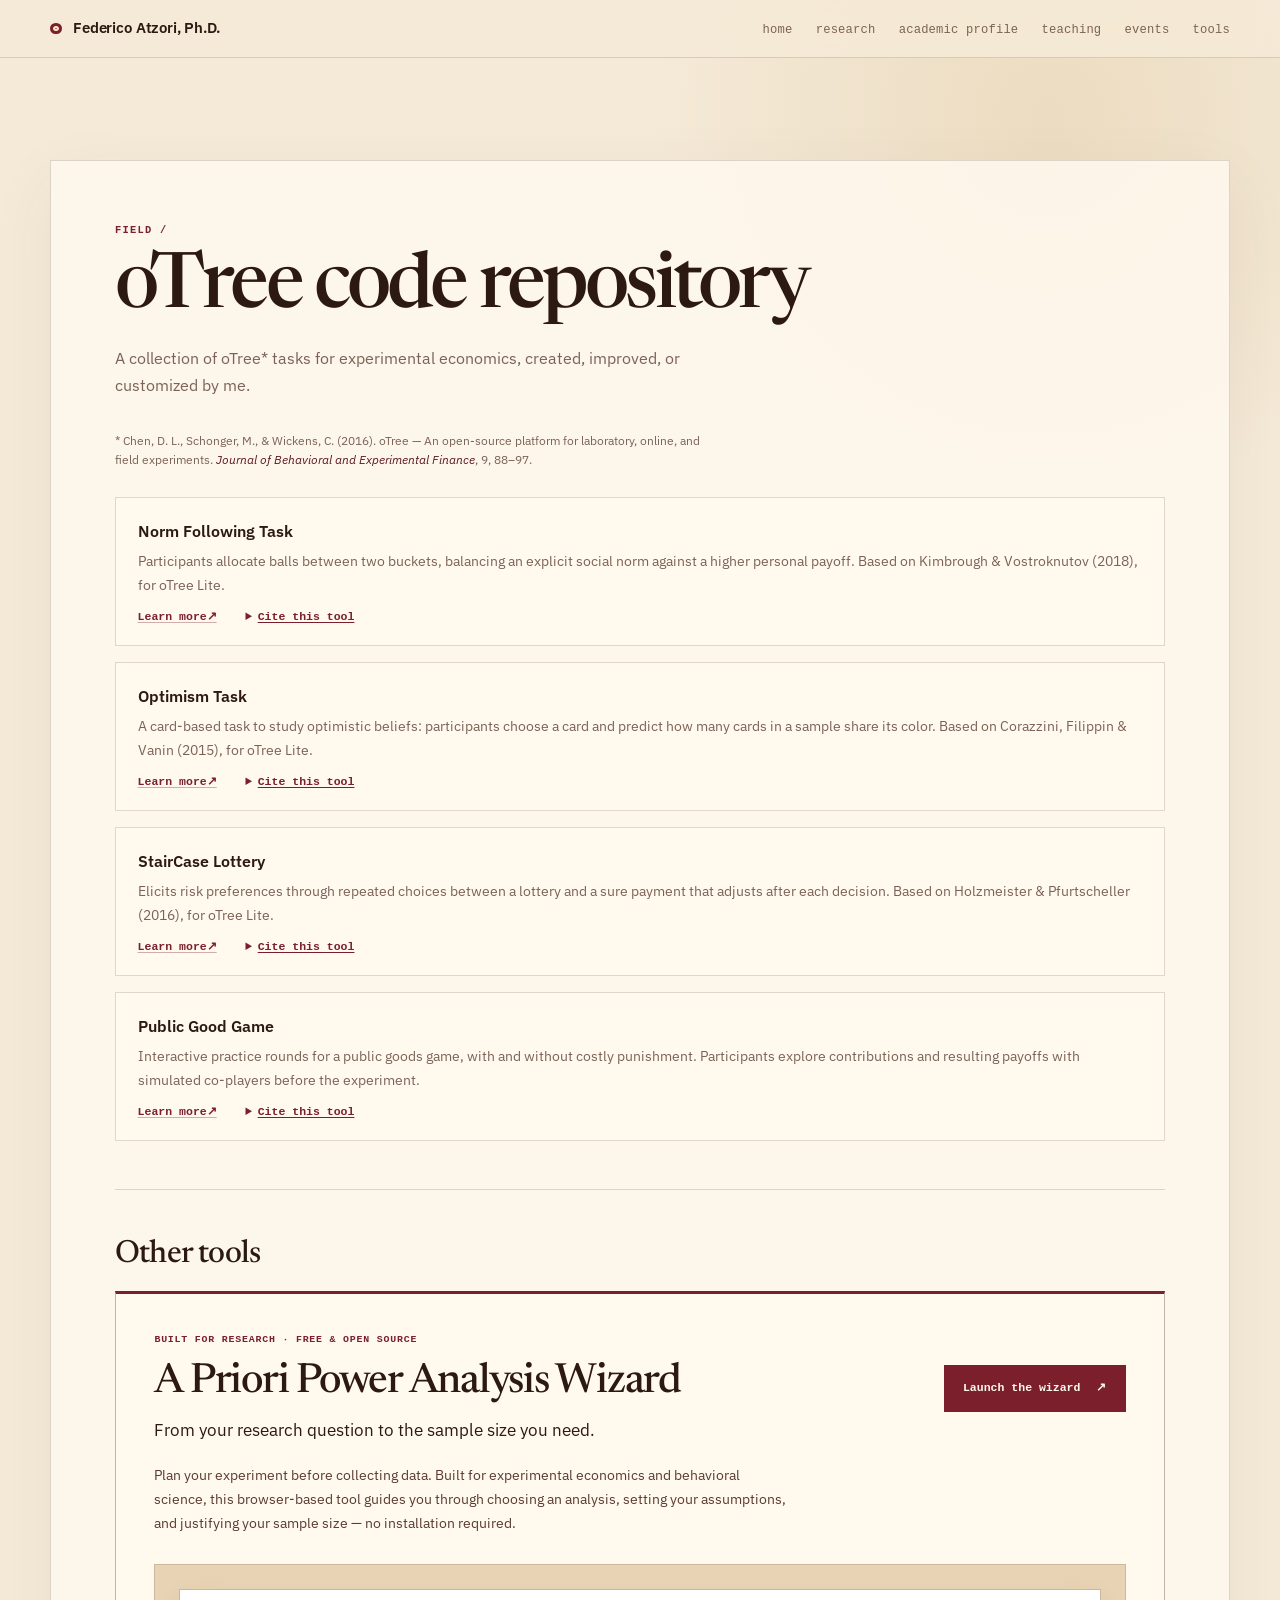
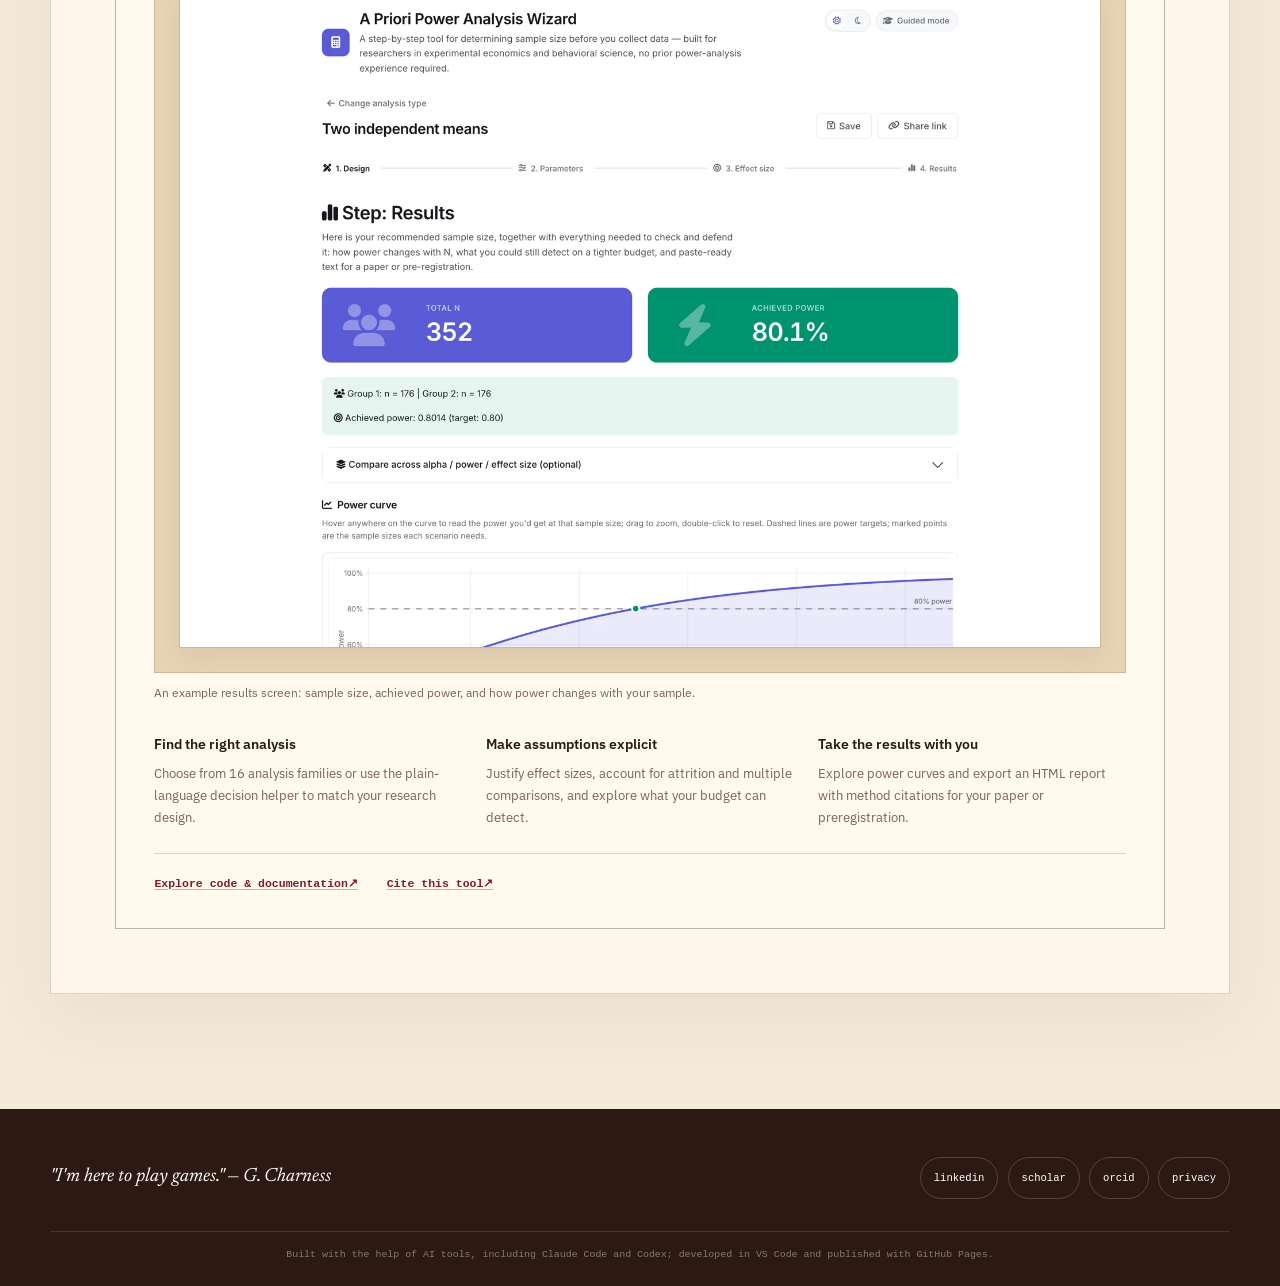
<file: otree.html>
<!DOCTYPE html>
<html lang="en">
<head>
    <meta charset="UTF-8">
    <meta name="viewport" content="width=device-width, initial-scale=1.0">
    <meta name="description" content="Open-source oTree experiments, applications, and code by Federico Atzori for behavioral and experimental economics research.">
    <meta property="og:title" content="oTree Code — Federico Atzori, Ph.D.">
    <meta property="og:description" content="Open-source oTree experiments, applications, and code for behavioral and experimental economics research.">
    <meta property="og:type" content="website">
    <meta property="og:url" content="https://federicoatz.com/otree.html">
    <meta property="og:site_name" content="Federico Atzori">
    <meta property="og:image" content="https://federicoatz.com/assets/og-image.png">
    <meta property="og:image:width" content="1200">
    <meta property="og:image:height" content="630">
    <meta property="og:image:alt" content="Abstract behavioral economics diagram in burgundy and burnt orange on warm cream paper">
    <meta name="twitter:card" content="summary_large_image">
    <meta name="twitter:title" content="oTree Experiments &amp; Code | Federico Atzori">
    <meta name="twitter:description" content="Open-source oTree experiments, applications, and code for behavioral and experimental economics research.">
    <meta name="twitter:image" content="https://federicoatz.com/assets/og-image.png">
    <meta name="twitter:image:alt" content="Abstract behavioral economics diagram in burgundy and burnt orange on warm cream paper">
    <link rel="canonical" href="https://federicoatz.com/otree.html">
    <title>oTree Experiments &amp; Code | Federico Atzori</title>
    <link rel="icon" href="/favicon.ico" sizes="32x32">
    <link rel="icon" type="image/svg+xml" href="/favicon.svg">
    <link rel="icon" type="image/png" sizes="32x32" href="/favicon-32x32.png">
    <link rel="icon" type="image/png" sizes="16x16" href="/favicon-16x16.png">
    <link rel="apple-touch-icon" sizes="180x180" href="/apple-touch-icon.png">
    <link rel="manifest" href="/site.webmanifest">
    <meta name="theme-color" content="#f5ead8">
    <link rel="preconnect" href="https://fonts.googleapis.com">
    <link rel="preconnect" href="https://fonts.gstatic.com" crossorigin>
    <link rel="stylesheet" href="https://fonts.googleapis.com/css2?family=IBM+Plex+Sans:ital,wght@0,400;0,500;0,600;1,400&family=Newsreader:opsz,wght@6..72,400;6..72,500;6..72,600&display=swap">
    <link rel="stylesheet" href="styles.css">
</head>
<body>

    <header>
        <div class="header-container">
            <div class="header-content">
                <h1>Federico Atzori, Ph.D.</h1>
                <nav>
                    <ul>
                        <li><a href="index.html">home</a></li>
                        <li><a href="research.html">research</a></li>
                        <li><a href="about.html">academic profile</a></li>
                        <li><a href="teaching.html">teaching</a></li>
                        <li><a href="events.html">events</a></li>
                        <li class="nav-tools">
                            <details>
                                <summary>tools</summary>
                                <ul>
                                    <li><a href="otree.html" aria-current="page">otree scripts</a></li>
                                    <li><a href="https://federicoatz.com/apriori-power-wizard/" target="_blank">power analysis</a></li>
                                </ul>
                            </details>
                        </li>
                    </ul>
                </nav>
            </div>
        </div>
    </header>

    <main>
    <div class="container">
        <div class="content-box">
            <h2>oTree code repository</h2>

            <p class="intro-text">A collection of oTree* tasks for experimental economics, created, improved, or customized by me.</p>

            <p class="citation" role="note">
                * Chen, D. L., Schonger, M., &amp; Wickens, C. (2016). oTree — An open-source platform for laboratory, online, and field experiments. <em>Journal of Behavioral and Experimental Finance</em>, 9, 88–97.
            </p>

            <div class="code-card">
                <div class="code-title">Norm Following Task</div>
                <div class="code-description">
                    Participants allocate balls between two buckets, balancing an explicit social norm against a higher personal payoff. Based on Kimbrough &amp; Vostroknutov (2018), for oTree Lite.
                </div>
                <div class="tool-actions">
                    <a href="https://github.com/federicoatz/NFT" target="_blank" rel="noopener noreferrer" class="code-link">Learn more</a>
                    <details class="tool-citation">
                        <summary>Cite this tool</summary>
                        <p>Atzori, F. (n.d.). <em>Norm Following Task</em> [Computer software]. GitHub. <a href="https://github.com/federicoatz/oTree-Norm-Following-Task" target="_blank" rel="noopener noreferrer">https://github.com/federicoatz/oTree-Norm-Following-Task</a></p>
                    </details>
                </div>
            </div>

            <div class="code-card">
                <div class="code-title">Optimism Task</div>
                <div class="code-description">
                    A card-based task to study optimistic beliefs: participants choose a card and predict how many cards in a sample share its color. Based on Corazzini, Filippin &amp; Vanin (2015), for oTree Lite.
                </div>
                <div class="tool-actions">
                    <a href="https://github.com/federicoatz/OPT" target="_blank" rel="noopener noreferrer" class="code-link">Learn more</a>
                    <details class="tool-citation">
                        <summary>Cite this tool</summary>
                        <p>Atzori, F. (n.d.). <em>Optimism Task</em> [Computer software]. GitHub. <a href="https://github.com/federicoatz/oTree-Optimism-Task" target="_blank" rel="noopener noreferrer">https://github.com/federicoatz/oTree-Optimism-Task</a></p>
                    </details>
                </div>
            </div>

            <div class="code-card">
                <div class="code-title">StairCase Lottery</div>
                <div class="code-description">
                    Elicits risk preferences through repeated choices between a lottery and a sure payment that adjusts after each decision. Based on Holzmeister &amp; Pfurtscheller (2016), for oTree Lite.
                </div>
                <div class="tool-actions">
                    <a href="https://github.com/federicoatz/Staircase_oTreeLite" target="_blank" rel="noopener noreferrer" class="code-link">Learn more</a>
                    <details class="tool-citation">
                        <summary>Cite this tool</summary>
                        <p>Atzori, F. (n.d.). <em>Staircase Risk Elicitation</em> [Computer software]. GitHub. <a href="https://github.com/federicoatz/oTree-Staircase-Risk-Elicitation" target="_blank" rel="noopener noreferrer">https://github.com/federicoatz/oTree-Staircase-Risk-Elicitation</a></p>
                    </details>
                </div>
            </div>

            <div class="code-card">
                <div class="code-title">Public Good Game</div>
                <div class="code-description">
                    Interactive practice rounds for a public goods game, with and without costly punishment. Participants explore contributions and resulting payoffs with simulated co-players before the experiment.
                </div>
                <div class="tool-actions">
                    <a href="https://github.com/federicoatz/oTree-Public-Good-Game" target="_blank" rel="noopener noreferrer" class="code-link">Learn more</a>
                    <details class="tool-citation">
                        <summary>Cite this tool</summary>
                        <p>Atzori, F. (n.d.). <em>Public Good Game</em> [Computer software]. GitHub. <a href="https://github.com/federicoatz/oTree-Public-Good-Game" target="_blank" rel="noopener noreferrer">https://github.com/federicoatz/oTree-Public-Good-Game</a></p>
                    </details>
                </div>
            </div>

            <hr>

            <h2>Other tools</h2>

            <article class="featured-tool" aria-labelledby="power-wizard-title">
                <div class="featured-tool-intro">
                    <div>
                        <p class="featured-tool-kicker">Built for research · Free &amp; open source</p>
                        <h3 id="power-wizard-title">A Priori Power Analysis Wizard</h3>
                        <p class="featured-tool-lead">From your research question to the sample size you need.</p>
                    </div>
                    <a href="https://federicoatz.com/apriori-power-wizard/" target="_blank" rel="noopener noreferrer" class="featured-tool-button">Launch the wizard <span aria-hidden="true">↗</span></a>
                </div>
                <p class="featured-tool-description">Plan your experiment before collecting data. Built for experimental economics and behavioral science, this browser-based tool guides you through choosing an analysis, setting your assumptions, and justifying your sample size — no installation required.</p>
                <a class="featured-tool-preview" href="https://federicoatz.com/apriori-power-wizard/" target="_blank" rel="noopener noreferrer" aria-label="Open A Priori Power Analysis Wizard">
                    <img src="assets/tools/power-wizard-results.webp" alt="Wizard results showing a recommended sample of 352 participants, achieved power of 80.1%, and an interactive power curve." width="1600" height="1143" loading="lazy" decoding="async">
                </a>
                <p class="featured-tool-caption">An example results screen: sample size, achieved power, and how power changes with your sample.</p>
                <div class="featured-tool-features">
                    <div><h4>Find the right analysis</h4><p>Choose from 16 analysis families or use the plain-language decision helper to match your research design.</p></div>
                    <div><h4>Make assumptions explicit</h4><p>Justify effect sizes, account for attrition and multiple comparisons, and explore what your budget can detect.</p></div>
                    <div><h4>Take the results with you</h4><p>Explore power curves and export an HTML report with method citations for your paper or preregistration.</p></div>
                </div>
                <div class="featured-tool-links">
                    <a href="https://github.com/federicoatz/apriori-power-wizard" target="_blank" rel="noopener noreferrer" class="code-link">Explore code &amp; documentation</a>
                    <a href="https://doi.org/10.5281/zenodo.21804595" target="_blank" rel="noopener noreferrer" class="code-link">Cite this tool</a>
                </div>
            </article>
        </div>
    </div>

    </main>

    <footer>
        <div class="footer-content">
            <div class="quote">
                "I'm here to play games." — G. Charness
            </div>
            <div class="social-links">
                <a href="https://www.linkedin.com/in/federicoatzori/" target="_blank">linkedin</a>
                <a href="https://scholar.google.com/citations?user=75wEW74AAAAJ" target="_blank">scholar</a>
                <a href="https://orcid.org/0009-0005-1035-1087" target="_blank">orcid</a>
                <a href="/privacy.html">privacy</a>
            </div>
        </div>
        <div class="footer-attribution">
            Built with the help of AI tools, including Claude Code and Codex; developed in VS Code and published with GitHub Pages.
        </div>
    </footer>
    <script src="site.js"></script>
    <script data-goatcounter="https://federicoatz.goatcounter.com/count"
            async src="https://gc.zgo.at/count.js"></script>
</body>
</html>
</file>
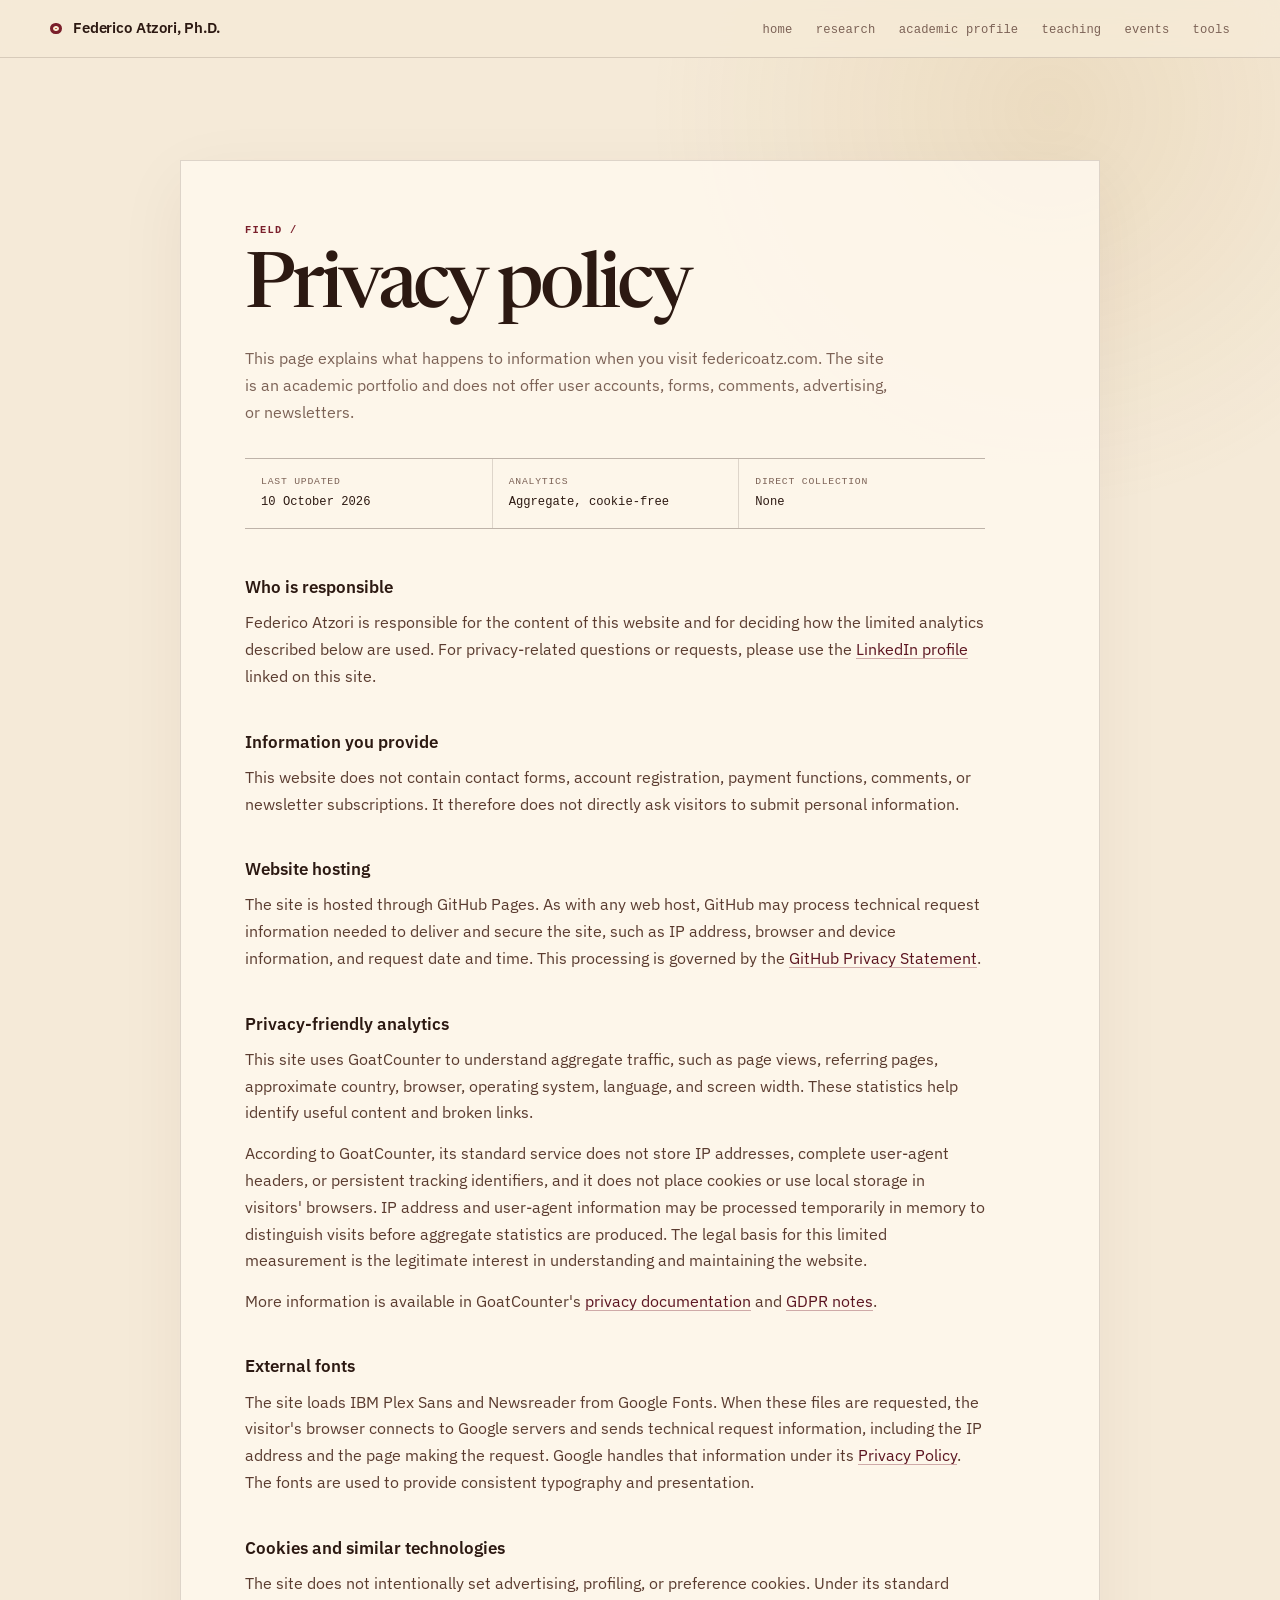
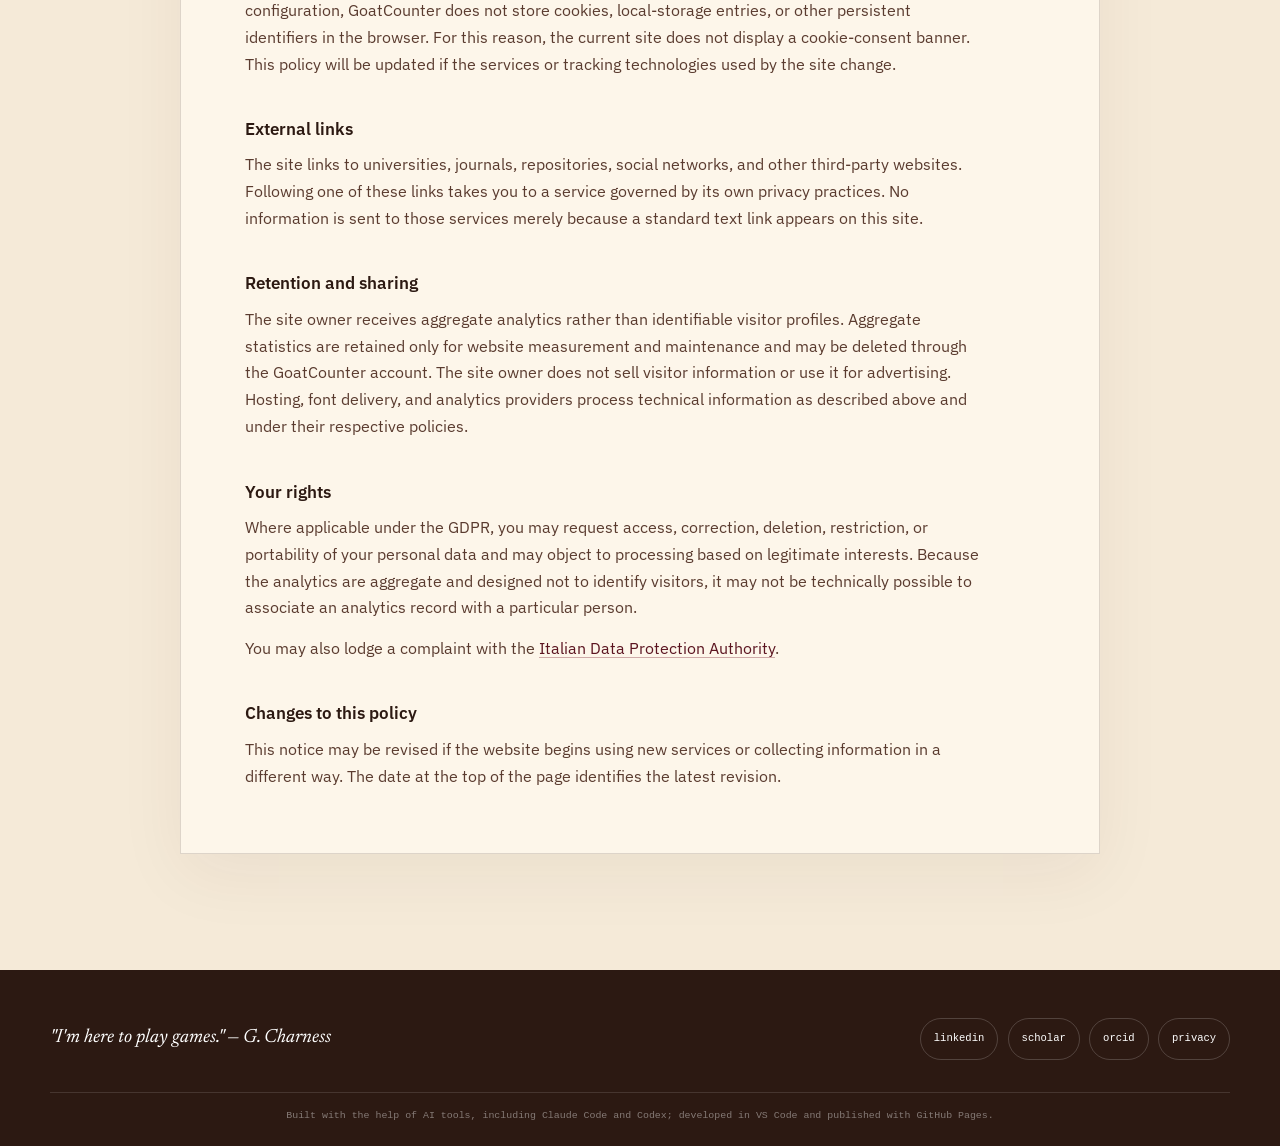
<file: privacy.html>
<!DOCTYPE html>
<html lang="en">
<head>
    <meta charset="UTF-8">
    <meta name="viewport" content="width=device-width, initial-scale=1.0">
    <meta name="description" content="Privacy information for federicoatz.com, including details about hosting, privacy-friendly analytics, external fonts, and visitor rights.">
    <meta property="og:title" content="Privacy Policy — Federico Atzori">
    <meta property="og:description" content="How federicoatz.com handles hosting data, privacy-friendly analytics, external fonts, and visitor rights.">
    <meta property="og:type" content="website">
    <meta property="og:url" content="https://federicoatz.com/privacy.html">
    <meta property="og:site_name" content="Federico Atzori">
    <meta property="og:image" content="https://federicoatz.com/assets/og-image.png">
    <meta property="og:image:width" content="1200">
    <meta property="og:image:height" content="630">
    <meta property="og:image:alt" content="Abstract behavioral economics diagram in burgundy and burnt orange on warm cream paper">
    <meta name="twitter:card" content="summary_large_image">
    <meta name="twitter:title" content="Privacy Policy — Federico Atzori">
    <meta name="twitter:description" content="How federicoatz.com handles hosting data, privacy-friendly analytics, external fonts, and visitor rights.">
    <meta name="twitter:image" content="https://federicoatz.com/assets/og-image.png">
    <meta name="twitter:image:alt" content="Abstract behavioral economics diagram in burgundy and burnt orange on warm cream paper">
    <link rel="canonical" href="https://federicoatz.com/privacy.html">
    <title>Privacy Policy | Federico Atzori</title>
    <link rel="icon" href="/favicon.ico" sizes="32x32">
    <link rel="icon" type="image/svg+xml" href="/favicon.svg">
    <link rel="icon" type="image/png" sizes="32x32" href="/favicon-32x32.png">
    <link rel="icon" type="image/png" sizes="16x16" href="/favicon-16x16.png">
    <link rel="apple-touch-icon" sizes="180x180" href="/apple-touch-icon.png">
    <link rel="manifest" href="/site.webmanifest">
    <meta name="theme-color" content="#f5ead8">
    <link rel="preconnect" href="https://fonts.googleapis.com">
    <link rel="preconnect" href="https://fonts.gstatic.com" crossorigin>
    <link rel="stylesheet" href="https://fonts.googleapis.com/css2?family=IBM+Plex+Sans:ital,wght@0,400;0,500;0,600;1,400&family=Newsreader:opsz,wght@6..72,400;6..72,500;6..72,600&display=swap">
    <link rel="stylesheet" href="styles.css">
</head>
<body>
    <header>
        <div class="header-container">
            <div class="header-content">
                <h1>Federico Atzori, Ph.D.</h1>
                <nav aria-label="Primary navigation">
                    <ul>
                        <li><a href="index.html">home</a></li>
                        <li><a href="research.html">research</a></li>
                        <li><a href="about.html">academic profile</a></li>
                        <li><a href="teaching.html">teaching</a></li>
                        <li><a href="events.html">events</a></li>
                        <li class="nav-tools">
                            <details>
                                <summary>tools</summary>
                                <ul>
                                    <li><a href="otree.html">otree scripts</a></li>
                                    <li><a href="https://federicoatz.com/apriori-power-wizard/" target="_blank" rel="noopener noreferrer">power analysis</a></li>
                                </ul>
                            </details>
                        </li>
                    </ul>
                </nav>
            </div>
        </div>
    </header>

    <main>
        <div class="container">
            <article class="content-box legal-copy" aria-labelledby="privacy-title">
                <h2 id="privacy-title">Privacy policy</h2>
                <p class="intro-text">This page explains what happens to information when you visit federicoatz.com. The site is an academic portfolio and does not offer user accounts, forms, comments, advertising, or newsletters.</p>

                <div class="legal-summary" aria-label="Privacy summary">
                    <p><span>Last updated</span> 10 October 2026</p>
                    <p><span>Analytics</span> Aggregate, cookie-free</p>
                    <p><span>Direct collection</span> None</p>
                </div>

                <section>
                    <h3>Who is responsible</h3>
                    <p>Federico Atzori is responsible for the content of this website and for deciding how the limited analytics described below are used. For privacy-related questions or requests, please use the <a href="https://www.linkedin.com/in/federicoatzori/" target="_blank" rel="noopener noreferrer">LinkedIn profile</a> linked on this site.</p>
                </section>

                <section>
                    <h3>Information you provide</h3>
                    <p>This website does not contain contact forms, account registration, payment functions, comments, or newsletter subscriptions. It therefore does not directly ask visitors to submit personal information.</p>
                </section>

                <section>
                    <h3>Website hosting</h3>
                    <p>The site is hosted through GitHub Pages. As with any web host, GitHub may process technical request information needed to deliver and secure the site, such as IP address, browser and device information, and request date and time. This processing is governed by the <a href="https://docs.github.com/en/site-policy/privacy-policies/github-general-privacy-statement" target="_blank" rel="noopener noreferrer">GitHub Privacy Statement</a>.</p>
                </section>

                <section>
                    <h3>Privacy-friendly analytics</h3>
                    <p>This site uses GoatCounter to understand aggregate traffic, such as page views, referring pages, approximate country, browser, operating system, language, and screen width. These statistics help identify useful content and broken links.</p>
                    <p>According to GoatCounter, its standard service does not store IP addresses, complete user-agent headers, or persistent tracking identifiers, and it does not place cookies or use local storage in visitors' browsers. IP address and user-agent information may be processed temporarily in memory to distinguish visits before aggregate statistics are produced. The legal basis for this limited measurement is the legitimate interest in understanding and maintaining the website.</p>
                    <p>More information is available in GoatCounter's <a href="https://www.goatcounter.com/help/privacy" target="_blank" rel="noopener noreferrer">privacy documentation</a> and <a href="https://www.goatcounter.com/help/gdpr" target="_blank" rel="noopener noreferrer">GDPR notes</a>.</p>
                </section>

                <section>
                    <h3>External fonts</h3>
                    <p>The site loads IBM Plex Sans and Newsreader from Google Fonts. When these files are requested, the visitor's browser connects to Google servers and sends technical request information, including the IP address and the page making the request. Google handles that information under its <a href="https://policies.google.com/privacy" target="_blank" rel="noopener noreferrer">Privacy Policy</a>. The fonts are used to provide consistent typography and presentation.</p>
                </section>

                <section>
                    <h3>Cookies and similar technologies</h3>
                    <p>The site does not intentionally set advertising, profiling, or preference cookies. Under its standard configuration, GoatCounter does not store cookies, local-storage entries, or other persistent identifiers in the browser. For this reason, the current site does not display a cookie-consent banner. This policy will be updated if the services or tracking technologies used by the site change.</p>
                </section>

                <section>
                    <h3>External links</h3>
                    <p>The site links to universities, journals, repositories, social networks, and other third-party websites. Following one of these links takes you to a service governed by its own privacy practices. No information is sent to those services merely because a standard text link appears on this site.</p>
                </section>

                <section>
                    <h3>Retention and sharing</h3>
                    <p>The site owner receives aggregate analytics rather than identifiable visitor profiles. Aggregate statistics are retained only for website measurement and maintenance and may be deleted through the GoatCounter account. The site owner does not sell visitor information or use it for advertising. Hosting, font delivery, and analytics providers process technical information as described above and under their respective policies.</p>
                </section>

                <section>
                    <h3>Your rights</h3>
                    <p>Where applicable under the GDPR, you may request access, correction, deletion, restriction, or portability of your personal data and may object to processing based on legitimate interests. Because the analytics are aggregate and designed not to identify visitors, it may not be technically possible to associate an analytics record with a particular person.</p>
                    <p>You may also lodge a complaint with the <a href="https://www.garanteprivacy.it/" target="_blank" rel="noopener noreferrer">Italian Data Protection Authority</a>.</p>
                </section>

                <section>
                    <h3>Changes to this policy</h3>
                    <p>This notice may be revised if the website begins using new services or collecting information in a different way. The date at the top of the page identifies the latest revision.</p>
                </section>
            </article>
        </div>
    </main>

    <footer>
        <div class="footer-content">
            <div class="quote">"I'm here to play games." — G. Charness</div>
            <div class="social-links">
                <a href="https://www.linkedin.com/in/federicoatzori/" target="_blank" rel="noopener noreferrer">linkedin</a>
                <a href="https://scholar.google.com/citations?user=75wEW74AAAAJ" target="_blank" rel="noopener noreferrer">scholar</a>
                <a href="https://orcid.org/0009-0005-1035-1087" target="_blank" rel="noopener noreferrer">orcid</a>
                <a href="privacy.html" aria-current="page">privacy</a>
            </div>
        </div>
        <div class="footer-attribution">
            Built with the help of AI tools, including Claude Code and Codex; developed in VS Code and published with GitHub Pages.
        </div>
    </footer>

    <script data-goatcounter="https://federicoatz.goatcounter.com/count"
            async src="https://gc.zgo.at/count.js"></script>
    <script src="site.js"></script>
</body>
</html>
</file>
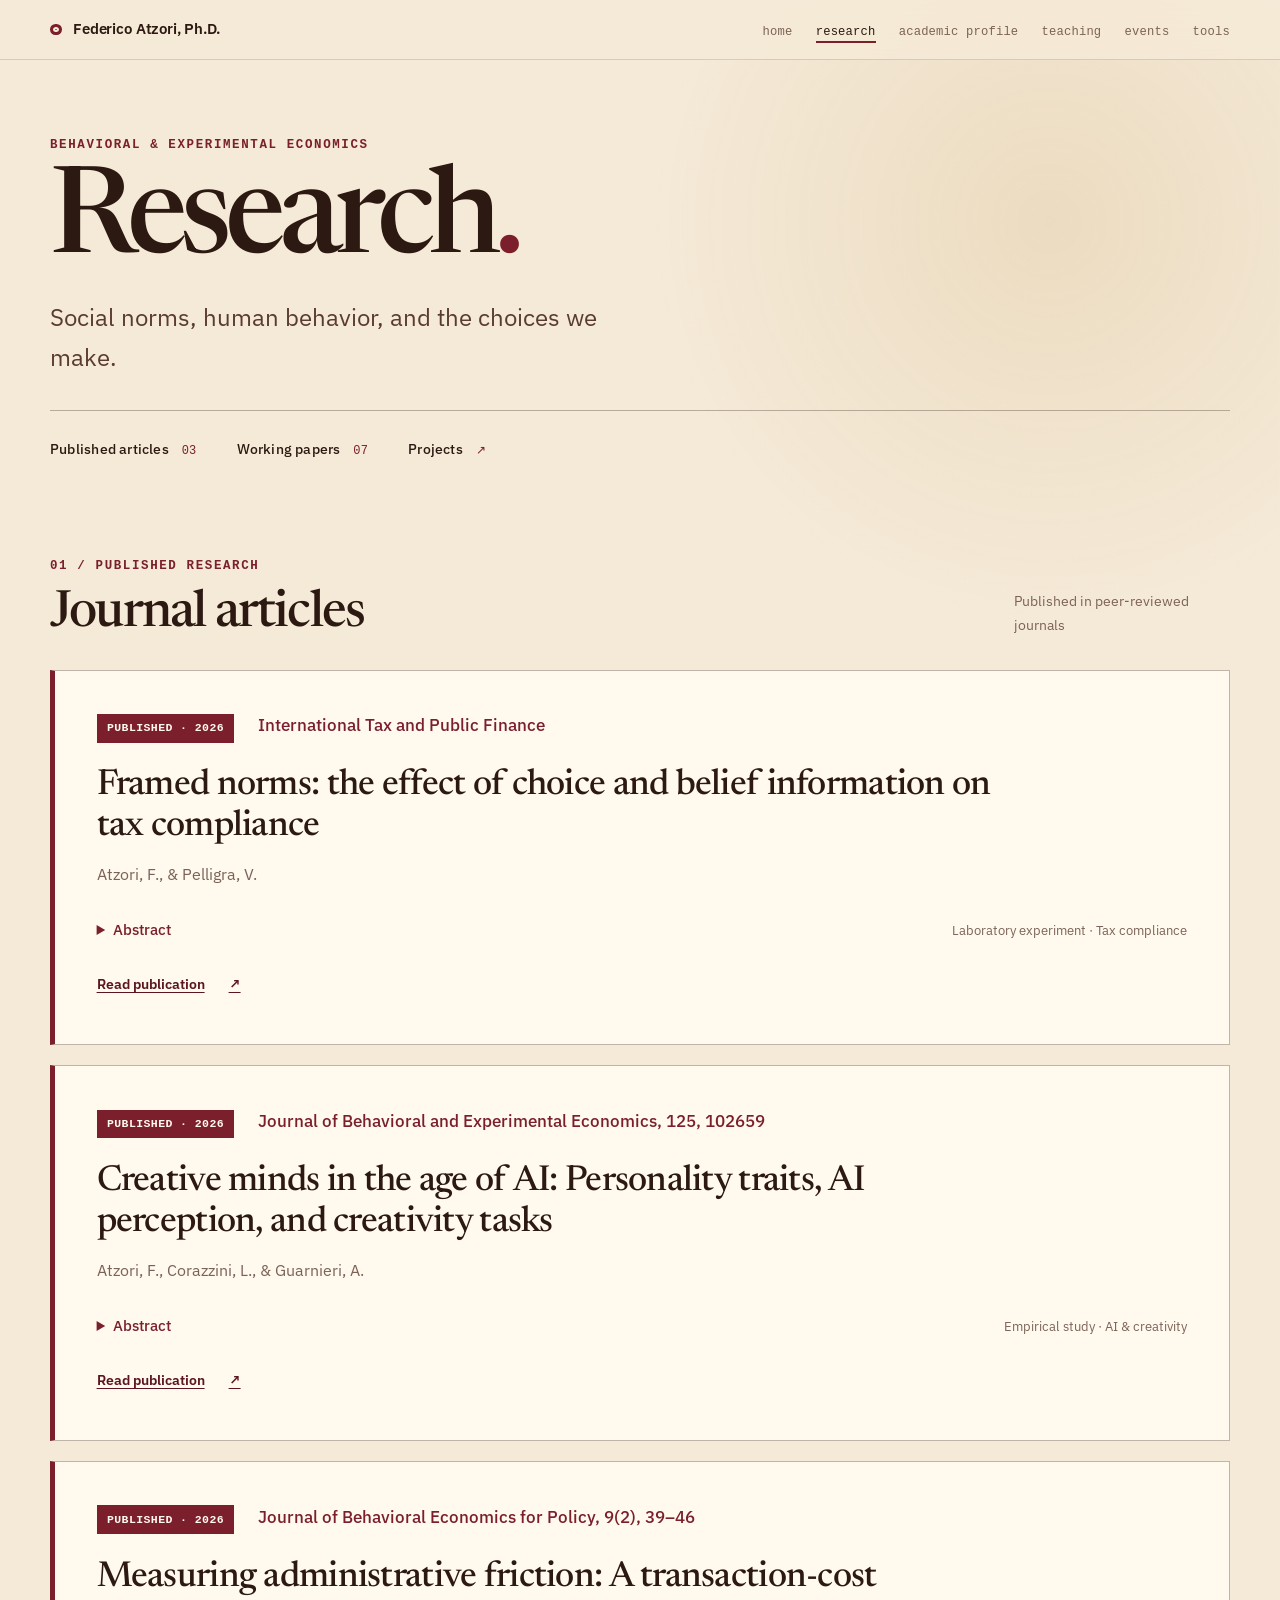
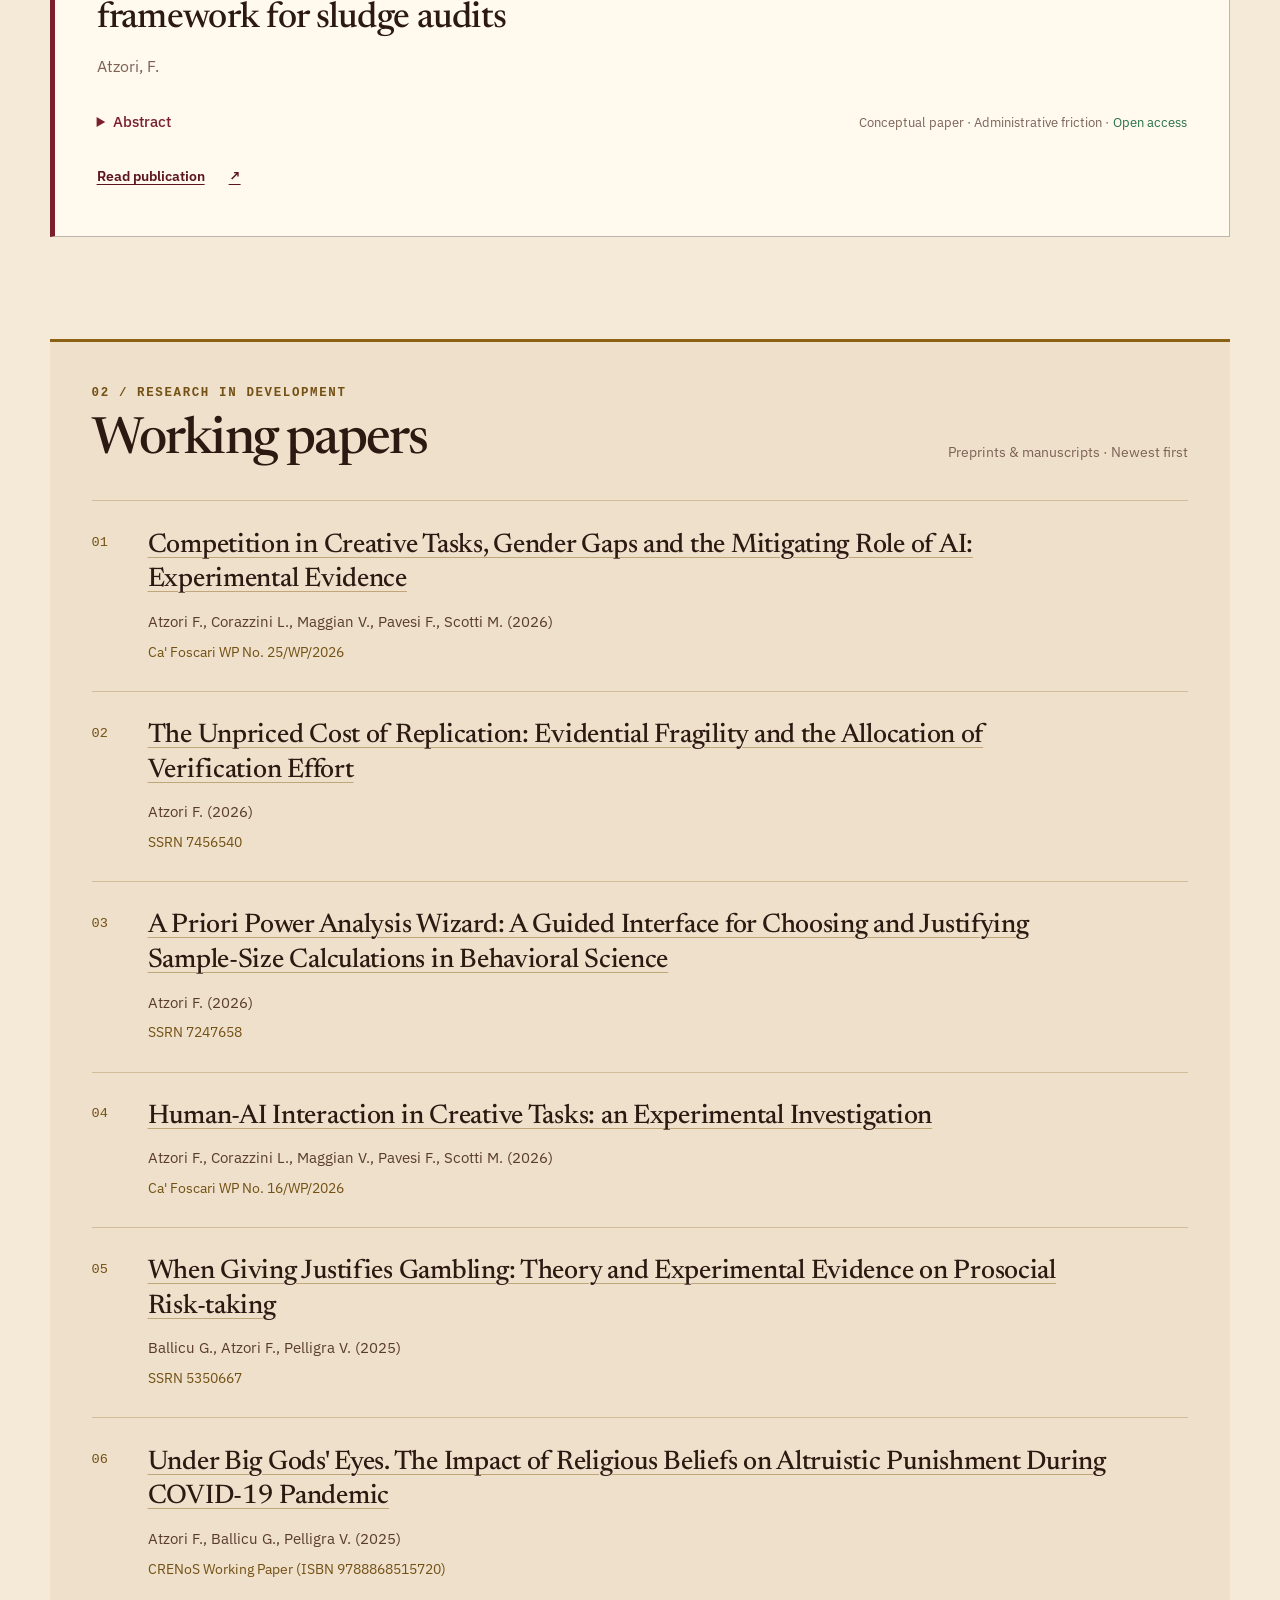
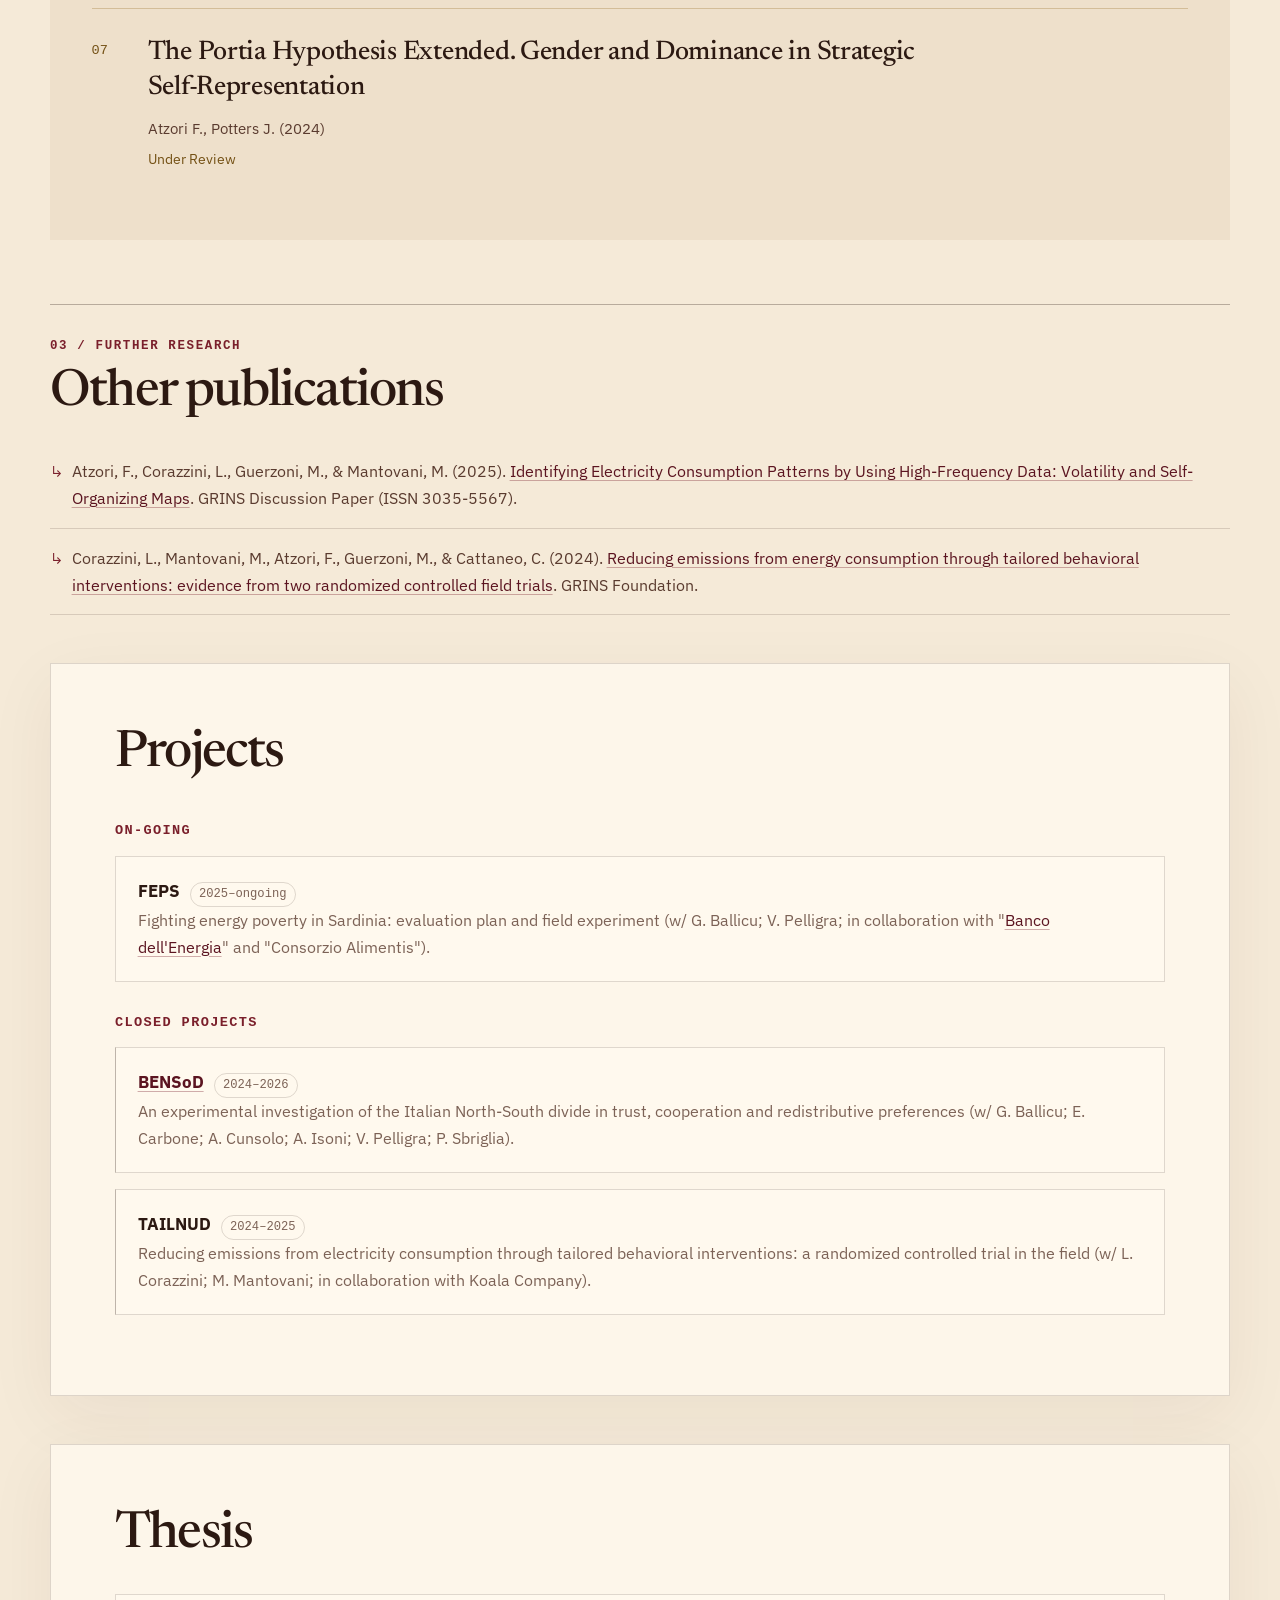
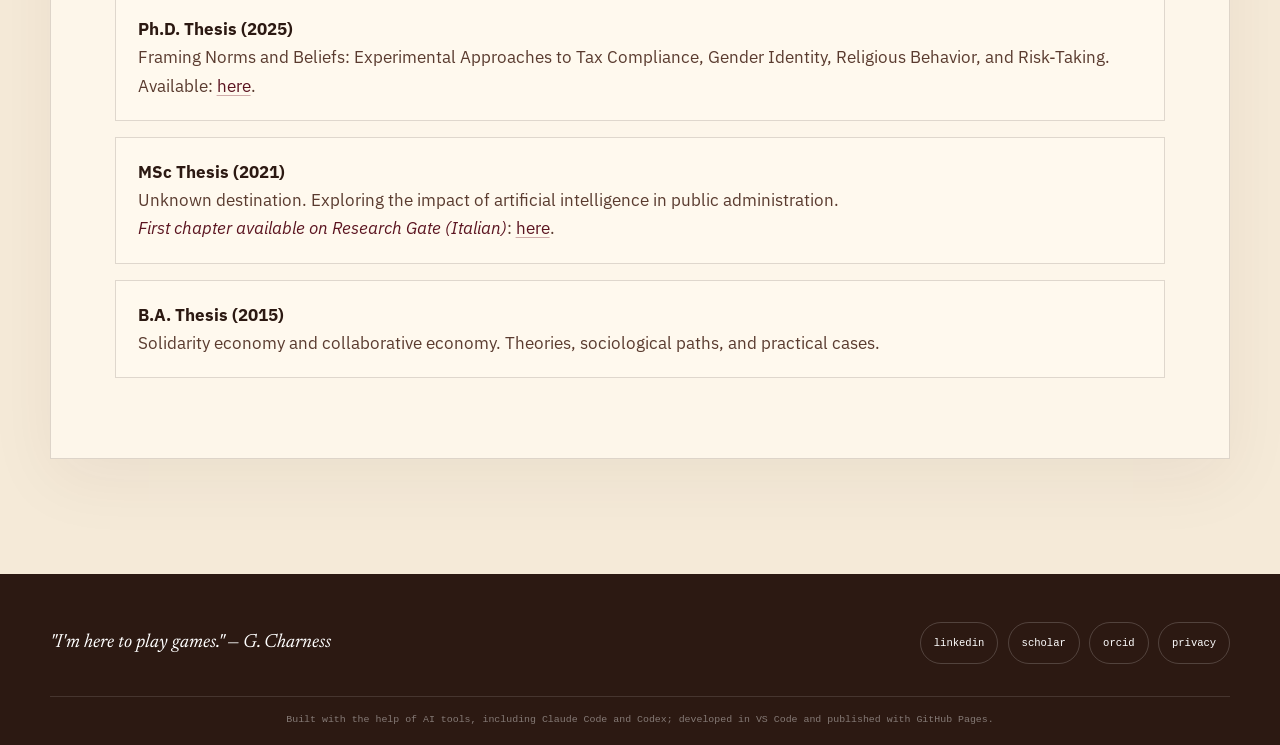
<file: research.html>
<!DOCTYPE html>
<html lang="en">
<head>
    <meta charset="UTF-8">
    <meta name="viewport" content="width=device-width, initial-scale=1.0">
    <meta name="description" content="Explore Federico Atzori's publications, working papers, and projects in behavioral economics, game theory, and experimental methods.">
    <meta property="og:title" content="Research — Federico Atzori, Ph.D.">
    <meta property="og:description" content="Publications, working papers, and projects in behavioral economics, game theory, and experimental methods.">
    <meta property="og:type" content="website">
    <meta property="og:url" content="https://federicoatz.com/research.html">
    <meta property="og:site_name" content="Federico Atzori">
    <meta property="og:image" content="https://federicoatz.com/assets/og-image.png">
    <meta property="og:image:width" content="1200">
    <meta property="og:image:height" content="630">
    <meta property="og:image:alt" content="Abstract behavioral economics diagram in burgundy and burnt orange on warm cream paper">
    <meta name="twitter:card" content="summary_large_image">
    <meta name="twitter:title" content="Research | Federico Atzori, Behavioral Economist">
    <meta name="twitter:description" content="Publications, working papers, and projects in behavioral economics, game theory, and experimental methods.">
    <meta name="twitter:image" content="https://federicoatz.com/assets/og-image.png">
    <meta name="twitter:image:alt" content="Abstract behavioral economics diagram in burgundy and burnt orange on warm cream paper">
    <link rel="canonical" href="https://federicoatz.com/research.html">
    <title>Research | Federico Atzori, Behavioral Economist</title>
    <link rel="icon" href="/favicon.ico" sizes="32x32">
    <link rel="icon" type="image/svg+xml" href="/favicon.svg">
    <link rel="icon" type="image/png" sizes="32x32" href="/favicon-32x32.png">
    <link rel="icon" type="image/png" sizes="16x16" href="/favicon-16x16.png">
    <link rel="apple-touch-icon" sizes="180x180" href="/apple-touch-icon.png">
    <link rel="manifest" href="/site.webmanifest">
    <meta name="theme-color" content="#f5ead8">
    <link rel="preconnect" href="https://fonts.googleapis.com">
    <link rel="preconnect" href="https://fonts.gstatic.com" crossorigin>
    <link rel="stylesheet" href="https://fonts.googleapis.com/css2?family=IBM+Plex+Sans:ital,wght@0,400;0,500;0,600;1,400&family=Newsreader:opsz,wght@6..72,400;6..72,500;6..72,600&display=swap">
    <link rel="stylesheet" href="styles.css">
</head>
<body class="research-page">

    <header>
        <div class="header-container">
            <div class="header-content">
                <h1>Federico Atzori, Ph.D.</h1>
                <nav>
                    <ul>
                        <li><a href="index.html">home</a></li>
                        <li><a href="research.html" aria-current="page">research</a></li>
                        <li><a href="about.html">academic profile</a></li>
                        <li><a href="teaching.html">teaching</a></li>
                        <li><a href="events.html">events</a></li>
                        <li class="nav-tools">
                            <details>
                                <summary>tools</summary>
                                <ul>
                                    <li><a href="otree.html">otree scripts</a></li>
                                    <li><a href="https://federicoatz.com/apriori-power-wizard/" target="_blank">power analysis</a></li>
                                </ul>
                            </details>
                        </li>
                    </ul>
                </nav>
            </div>
        </div>
    </header>

    <main>
    <div class="container">
        <div class="research-intro">
            <p class="section-kicker">Behavioral &amp; experimental economics</p>
            <h2>Research<span aria-hidden="true">.</span></h2>
            <p class="research-lead">Social norms, human behavior, and the choices we make.</p>
            <nav class="research-directory" aria-label="Research sections">
                <a href="#publications">Published articles <span>03</span></a>
                <a href="#working-papers">Working papers <span>07</span></a>
                <a href="#projects-heading">Projects <span aria-hidden="true">↗</span></a>
            </nav>
        </div>

        <section class="published-section" id="publications" aria-labelledby="peer-reviewed-heading">
            <div class="research-section-heading">
                <div><p class="section-kicker">01 / Published research</p><h3 id="peer-reviewed-heading">Journal articles</h3></div>
                <p class="section-note">Published in peer-reviewed journals</p>
            </div>
            <ul class="publication-list">
                <li class="published-article">
                    <article aria-labelledby="article-1-title">
                        <div class="article-masthead"><span class="publication-status">Published · 2026</span><p class="journal-name">International Tax and Public Finance</p></div>
                        <h4 id="article-1-title" class="article-title"><a href="https://doi.org/10.1007/s10797-026-10009-1" target="_blank" rel="noopener noreferrer">Framed norms: the effect of choice and belief information on tax compliance</a></h4>
                        <p class="article-authors">Atzori, F., &amp; Pelligra, V.</p>
                        <div class="publication-abstract">
                        <div class="abstract-controls">
                            <details>
                                <summary>Abstract</summary>
                                <p>This paper examines how different framings of information about social norms affect tax compliance. We test how people respond to information about what others do and what others believe should be done. In a laboratory experiment with voluntary income reporting, participants received messages describing honest or dishonest behavior, or approval or disapproval of tax evasion. The results show that the effects of these messages depend heavily on how they are framed. A permissive message suggesting that tax evasion can sometimes be acceptable was associated with more evasion. Even a seemingly positive message stating that most people reported their income honestly appeared to backfire, although this result was less consistent. The other messages had little effect. For tax authorities, social-norm messages should not be treated as a simple, low-risk way to improve compliance. Their content and likely interpretation should be tested carefully before implementation, as messages that inadvertently legitimize non-compliance may weaken rather than strengthen tax compliance.</p>
                            </details>
                            <span class="study-type">Laboratory experiment · Tax compliance</span>
                        </div>
                    </div>
                        <a class="article-link" href="https://doi.org/10.1007/s10797-026-10009-1" target="_blank" rel="noopener noreferrer">Read publication <span aria-hidden="true">↗</span></a>
                    </article>
                </li>
                <li class="published-article">
                    <article aria-labelledby="article-2-title">
                        <div class="article-masthead"><span class="publication-status">Published · 2026</span><p class="journal-name">Journal of Behavioral and Experimental Economics, 125, 102659</p></div>
                        <h4 id="article-2-title" class="article-title"><a href="https://www.sciencedirect.com/science/article/pii/S2214804326001503" target="_blank" rel="noopener noreferrer">Creative minds in the age of AI: Personality traits, AI perception, and creativity tasks</a></h4>
                        <p class="article-authors">Atzori, F., Corazzini, L., &amp; Guarnieri, A.</p>
                        <div class="publication-abstract">
                        <div class="abstract-controls">
                            <details>
                                <summary>Abstract</summary>
                                <p>Artificial Intelligence (AI) is reshaping production processes, professions, and domains traditionally regarded as uniquely human, such as art and creativity. This study examines the relationships among AI, creativity, and personality traits, focusing on how individual differences shape perceptions, attitudes, and AI use. A total of 260 participants completed a questionnaire assessing AI use and perceptions, personality traits, and creativity through the Divergent Association Task, Alternative Uses Task, and a constrained narrative task. Cluster analysis identifies four distinct attitudinal profiles: Enthusiasts, Alarmed, Critics, and Cautious, differing in trust, perceived risks, and frequency of AI use. Enthusiasts and Cautious participants display higher average creativity scores than Alarmed or Critics, although differences are generally modest and exploratory. Openness to Experience and Agreeableness emerge as key predictors of profile membership: Openness is positively associated with Enthusiast and Cautious profiles relative to Alarmed, whereas higher Agreeableness is associated with more cautious or risk-averse perceptions. Overall, higher creativity tends to co-occur with curiosity and critical reflection, consistent with the hypothesis that mindful, selective engagement with AI may be more conducive to creative performance than full automation.</p>
                            </details>
                            <span class="study-type">Empirical study · AI &amp; creativity</span>
                        </div>
                    </div>
                        <a class="article-link" href="https://www.sciencedirect.com/science/article/pii/S2214804326001503" target="_blank" rel="noopener noreferrer">Read publication <span aria-hidden="true">↗</span></a>
                    </article>
                </li>
                <li class="published-article">
                    <article aria-labelledby="article-3-title">
                        <div class="article-masthead"><span class="publication-status">Published · 2026</span><p class="journal-name">Journal of Behavioral Economics for Policy, 9(2), 39–46</p></div>
                        <h4 id="article-3-title" class="article-title"><a href="https://sabeconomics.org/journal/RePEc/beh/JBEPv1/articles/JBEP-9-2-4.pdf" target="_blank" rel="noopener noreferrer">Measuring administrative friction: A transaction-cost framework for sludge audits</a></h4>
                        <p class="article-authors">Atzori, F.</p>
                        <div class="publication-abstract">
                        <div class="abstract-controls">
                            <details>
                                <summary>Abstract</summary>
                                <p>Sludge–those excessive frictions that slow or distort administrative processes–has become a central concern in Behavioural Public Administration, yet existing definitions and audit models remain conceptually vague and difficult to operationalize. Building on the literature on heuristics, biases, and transaction costs, this paper proposes a more precise and generalizable framework for identifying and measuring sludge within public organizations. After clarifying its relationship with related concepts such as ordeal mechanisms, red tape, and administrative burden, the paper connects sludge to the classic typology of transaction costs, expanding it with an additional category of red-tape costs. It then introduces a new Sludge Audit Model that decomposes processes into measurable sub-actions, quantifies time, direct costs, psychological costs, and opportunity costs, and identifies which steps can be simplified, digitized, or eliminated without reducing efficiency. The model aims to provide public administrations with a practical and scalable tool to diagnose frictions and prioritize interventions that improve administrative effectiveness.</p>
                            </details>
                            <span class="study-type">Conceptual paper · Administrative friction · <span class="open-access">Open access</span></span>
                        </div>
                    </div>
                        <a class="article-link" href="https://sabeconomics.org/journal/RePEc/beh/JBEPv1/articles/JBEP-9-2-4.pdf" target="_blank" rel="noopener noreferrer">Read publication <span aria-hidden="true">↗</span></a>
                    </article>
                </li>
            </ul>
        </section>

        <section class="working-section" id="working-papers" aria-labelledby="working-papers-heading">
            <div class="research-section-heading">
                <div><p class="section-kicker">02 / Research in development</p><h3 id="working-papers-heading">Working papers</h3></div>
                <p class="section-note">Preprints &amp; manuscripts · Newest first</p>
            </div>
            <ol class="working-paper-list">
                <li class="working-paper">
                    <span class="paper-number" aria-hidden="true">01</span>
                    <div class="working-paper-copy">
                        <h4 class="working-paper-title"><a href="https://ideas.repec.org/p/ven/wpaper/202625.html" target="_blank" rel="noopener noreferrer">Competition in Creative Tasks, Gender Gaps and the Mitigating Role of AI: Experimental Evidence</a></h4>
                        <p class="working-paper-authors">Atzori F., Corazzini L., Maggian V., Pavesi F., Scotti M. (2026)</p>
                        <p class="working-paper-repository">Ca' Foscari WP No. 25/WP/2026</p>
                    </div>
                </li>
                <li class="working-paper">
                    <span class="paper-number" aria-hidden="true">02</span>
                    <div class="working-paper-copy">
                        <h4 class="working-paper-title"><a href="https://papers.ssrn.com/sol3/papers.cfm?abstract_id=7456540" target="_blank" rel="noopener noreferrer">The Unpriced Cost of Replication: Evidential Fragility and the Allocation of Verification Effort</a></h4>
                        <p class="working-paper-authors">Atzori F. (2026)</p>
                        <p class="working-paper-repository">SSRN 7456540</p>
                    </div>
                </li>
                <li class="working-paper">
                    <span class="paper-number" aria-hidden="true">03</span>
                    <div class="working-paper-copy">
                        <h4 class="working-paper-title"><a href="https://papers.ssrn.com/sol3/papers.cfm?abstract_id=7247658" target="_blank" rel="noopener noreferrer">A Priori Power Analysis Wizard: A Guided Interface for Choosing and Justifying Sample-Size Calculations in Behavioral Science</a></h4>
                        <p class="working-paper-authors">Atzori F. (2026)</p>
                        <p class="working-paper-repository">SSRN 7247658</p>
                    </div>
                </li>
                <li class="working-paper">
                    <span class="paper-number" aria-hidden="true">04</span>
                    <div class="working-paper-copy">
                        <h4 class="working-paper-title"><a href="https://www.unive.it/dec-workingpapers" target="_blank" rel="noopener noreferrer">Human-AI Interaction in Creative Tasks: an Experimental Investigation</a></h4>
                        <p class="working-paper-authors">Atzori F., Corazzini L., Maggian V., Pavesi F., Scotti M. (2026)</p>
                        <p class="working-paper-repository">Ca' Foscari WP No. 16/WP/2026</p>
                    </div>
                </li>
                <li class="working-paper">
                    <span class="paper-number" aria-hidden="true">05</span>
                    <div class="working-paper-copy">
                        <h4 class="working-paper-title"><a href="https://papers.ssrn.com/sol3/Delivery.cfm?abstractid=5350667" target="_blank" rel="noopener noreferrer">When Giving Justifies Gambling: Theory and Experimental Evidence on Prosocial Risk-taking</a></h4>
                        <p class="working-paper-authors">Ballicu G., Atzori F., Pelligra V. (2025)</p>
                        <p class="working-paper-repository">SSRN 5350667</p>
                    </div>
                </li>
                <li class="working-paper">
                    <span class="paper-number" aria-hidden="true">06</span>
                    <div class="working-paper-copy">
                        <h4 class="working-paper-title"><a href="https://crenos.unica.it/crenos/publications/under-big-gods%E2%80%99-eyes-impact-religious-beliefs-altruistic-punishment-during-covid-19" target="_blank" rel="noopener noreferrer">Under Big Gods' Eyes. The Impact of Religious Beliefs on Altruistic Punishment During COVID-19 Pandemic</a></h4>
                        <p class="working-paper-authors">Atzori F., Ballicu G., Pelligra V. (2025)</p>
                        <p class="working-paper-repository">CRENoS Working Paper (ISBN 9788868515720)</p>
                    </div>
                </li>
                <li class="working-paper">
                    <span class="paper-number" aria-hidden="true">07</span>
                    <div class="working-paper-copy">
                        <h4 class="working-paper-title">The Portia Hypothesis Extended. Gender and Dominance in Strategic Self-Representation</h4>
                        <p class="working-paper-authors">Atzori F., Potters J. (2024)</p>
                        <p class="working-paper-repository">Under Review</p>
                    </div>
                </li>
            </ol>
        </section>

            <section class="research-other" aria-labelledby="other-publications-heading">
            <p class="section-kicker">03 / Further research</p>
            <h3 id="other-publications-heading">Other publications</h3>

            <ul class="other-publications">
                <li>Atzori, F., Corazzini, L., Guerzoni, M., &amp; Mantovani, M. (2025). <a href="https://grins.it/output/identifying-electricity-consumption-patterns-using-high-frequency-data-volatility-and-self" target="_blank">Identifying Electricity Consumption Patterns by Using High-Frequency Data: Volatility and Self-Organizing Maps</a>. GRINS Discussion Paper (ISSN 3035-5567).</li>
                <li>Corazzini, L., Mantovani, M., Atzori, F., Guerzoni, M., &amp; Cattaneo, C. (2024). <a href="https://grins.it/output/reducing-emissions-energy-consumption-through-tailored-behavioral-interventions-evidence-two" target="_blank">Reducing emissions from energy consumption through tailored behavioral interventions: evidence from two randomized controlled field trials</a>. GRINS Foundation.</li>
            </ul>
            </section>

            <section class="content-box research-subsection" aria-labelledby="projects-heading">
            <h3 id="projects-heading">Projects</h3>

            <div class="project-section">
                <h4 class="section-subhead">On-going</h4>

                <div class="project-item">
                    <strong>FEPS</strong> <span class="project-label">2025–ongoing</span>
                    <div class="project-desc">
                        Fighting energy poverty in Sardinia: evaluation plan and field experiment (w/ G. Ballicu; V. Pelligra; in collaboration with "<a href="https://bancodellenergia.it/" target="_blank">Banco dell'Energia</a>" and "Consorzio Alimentis").
                    </div>
                </div>

                <h4 class="section-subhead section-subhead--spaced">Closed Projects</h4>

                <div class="project-item project-item--closed">
                    <strong><a href="https://prin.unica.it/bensod/" target="_blank">BENSoD</a></strong> <span class="project-label">2024–2026</span>
                    <div class="project-desc">
                        An experimental investigation of the Italian North-South divide in trust, cooperation and redistributive preferences (w/ G. Ballicu; E. Carbone; A. Cunsolo; A. Isoni; V. Pelligra; P. Sbriglia).
                    </div>
                </div>

                <div class="project-item project-item--closed">
                    <strong>TAILNUD</strong> <span class="project-label">2024–2025</span>
                    <div class="project-desc">
                        Reducing emissions from electricity consumption through tailored behavioral interventions: a randomized controlled trial in the field (w/ L. Corazzini; M. Mantovani; in collaboration with Koala Company).
                    </div>
                </div>
            </div>
            </section>

            <section class="content-box research-subsection" aria-labelledby="thesis-heading">
            <h3 id="thesis-heading">Thesis</h3>

            <div class="thesis-item">
                <strong>Ph.D. Thesis (2025)</strong><br>
                Framing Norms and Beliefs: Experimental Approaches to Tax Compliance, Gender Identity, Religious Behavior, and Risk-Taking.<br>
                Available: <a href="https://scholar.google.com/citations?view_op=view_citation&hl=it&user=75wEW74AAAAJ&citation_for_view=75wEW74AAAAJ:2osOgNQ5qMEC" target="_blank">here</a>.
            </div>

            <div class="thesis-item">
                <strong>MSc Thesis (2021)</strong><br>
                Unknown destination. Exploring the impact of artificial intelligence in public administration.<br>
                <em>First chapter available on Research Gate (Italian)</em>: <a href="https://www.researchgate.net/publication/357449019_Storia_dell'informatica_digitalizzazione_e_intelligenza_artificiale_nella_Pubblica_Amministrazione_italiana" target="_blank">here</a>.
            </div>

            <div class="thesis-item">
                <strong>B.A. Thesis (2015)</strong><br>
                Solidarity economy and collaborative economy. Theories, sociological paths, and practical cases.
            </div>
            </section>
    </div>

    </main>

    <footer>
        <div class="footer-content">
            <div class="quote">
                "I'm here to play games." — G. Charness
            </div>
            <div class="social-links">
                <a href="https://www.linkedin.com/in/federicoatzori/" target="_blank">linkedin</a>
                <a href="https://scholar.google.com/citations?user=75wEW74AAAAJ" target="_blank">scholar</a>
                <a href="https://orcid.org/0009-0005-1035-1087" target="_blank">orcid</a>
                <a href="/privacy.html">privacy</a>
            </div>
        </div>
        <div class="footer-attribution">
            Built with the help of AI tools, including Claude Code and Codex; developed in VS Code and published with GitHub Pages.
        </div>
    </footer>
    <script src="site.js"></script>
    <script data-goatcounter="https://federicoatz.goatcounter.com/count"
            async src="https://gc.zgo.at/count.js"></script>
</body>
</html>
</file>
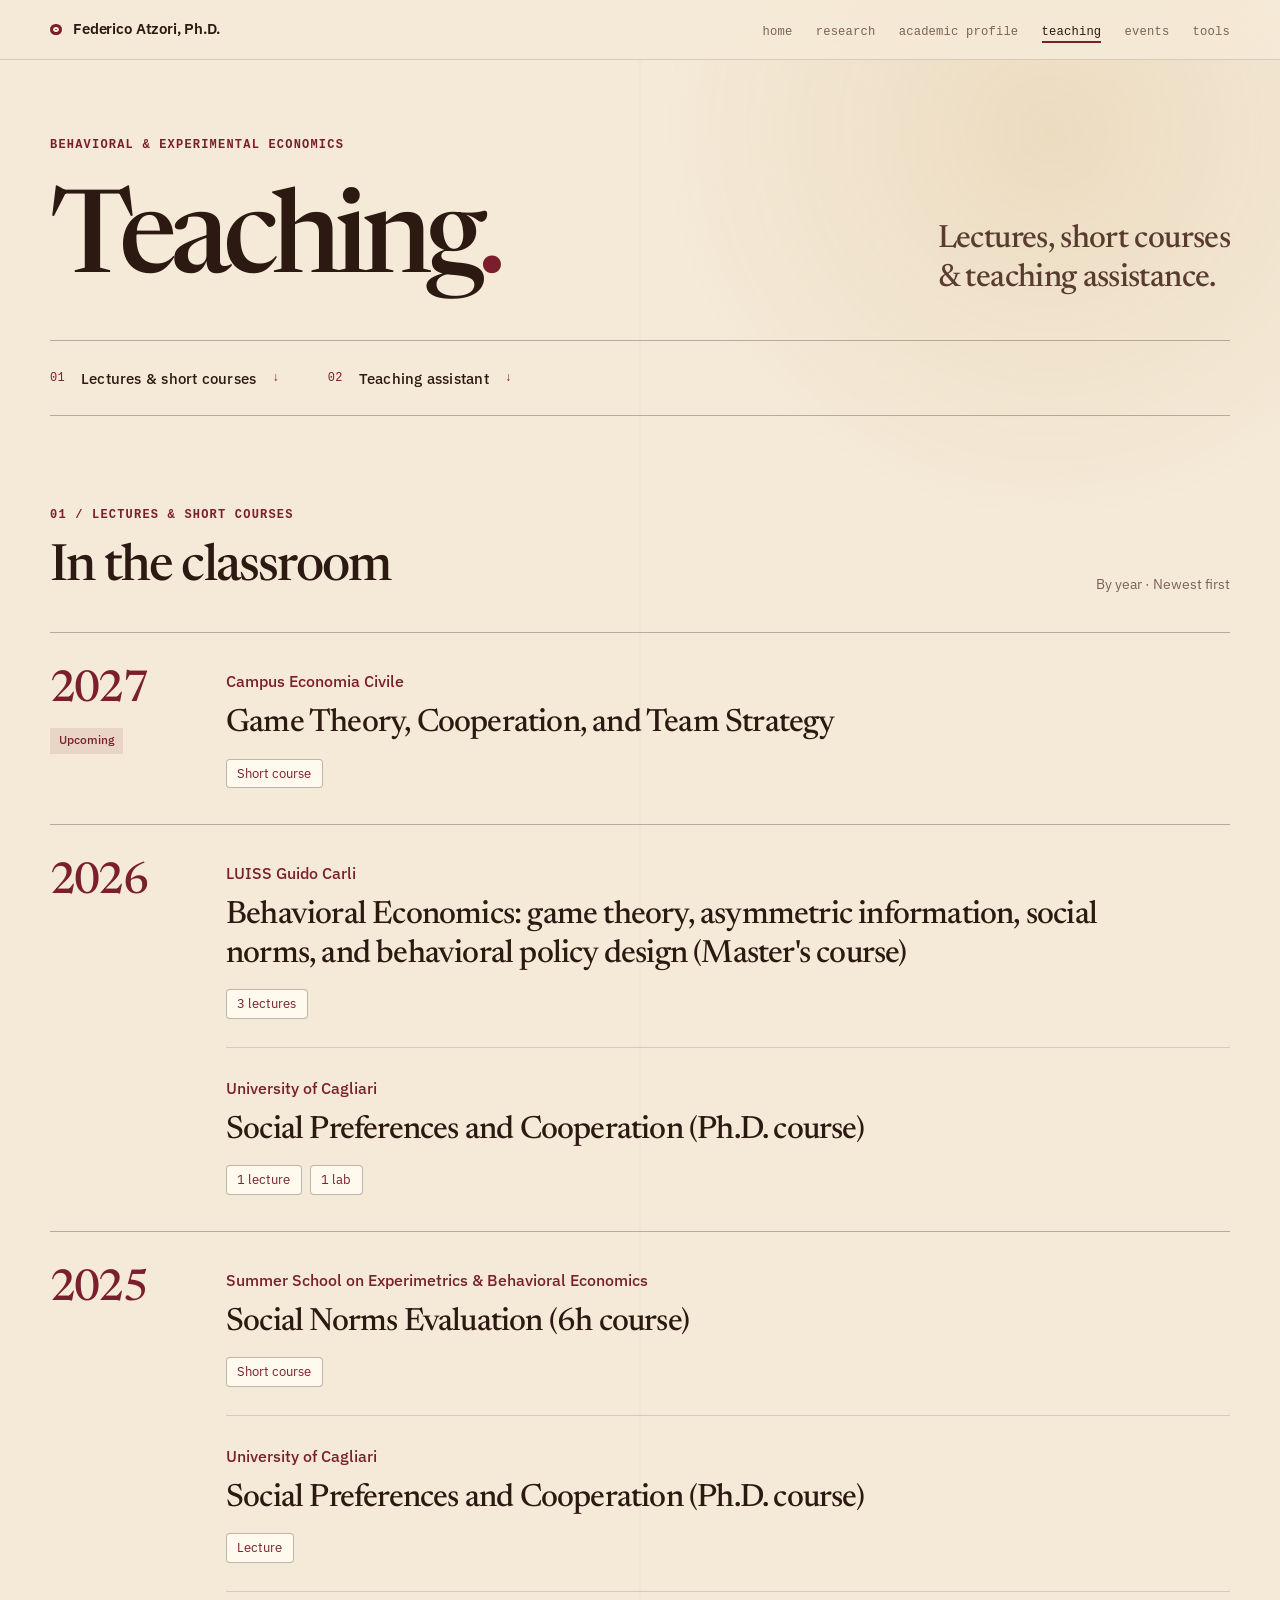
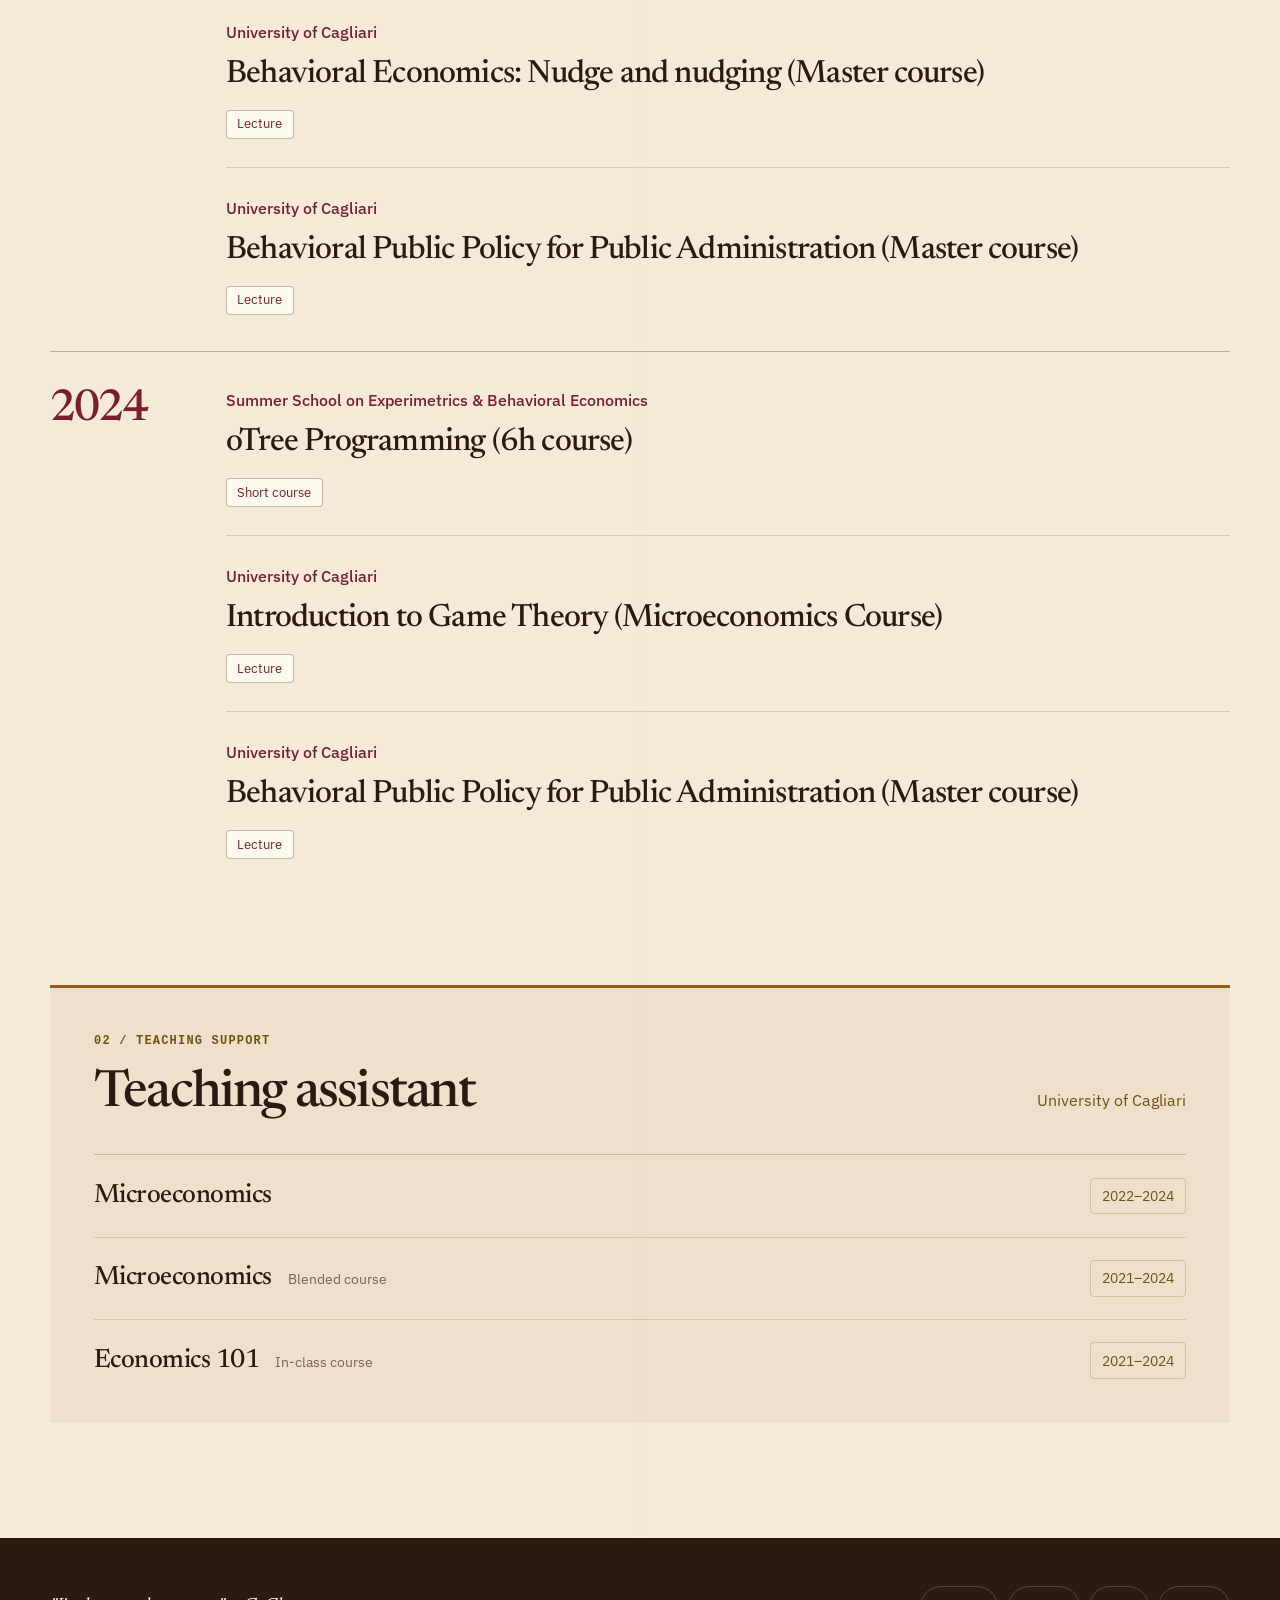
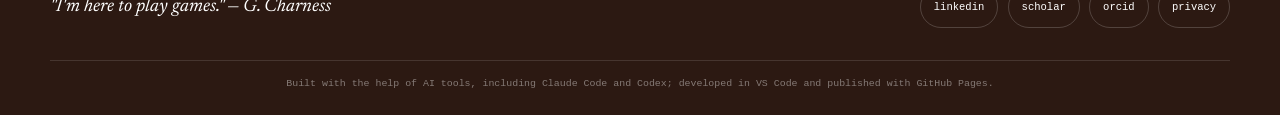
<file: teaching.html>
<!DOCTYPE html>
<html lang="en">
<head>
    <meta charset="UTF-8">
    <meta name="viewport" content="width=device-width, initial-scale=1.0">
    <meta name="description" content="Courses and lectures taught by Federico Atzori in economics, behavioral science, and experimental methods at Italian universities.">
    <meta property="og:title" content="Teaching — Federico Atzori, Ph.D.">
    <meta property="og:description" content="Courses and lectures in economics, behavioral science, and experimental methods at Italian universities.">
    <meta property="og:type" content="website">
    <meta property="og:url" content="https://federicoatz.com/teaching.html">
    <meta property="og:site_name" content="Federico Atzori">
    <meta property="og:image" content="https://federicoatz.com/assets/og-image.png">
    <meta property="og:image:width" content="1200">
    <meta property="og:image:height" content="630">
    <meta property="og:image:alt" content="Abstract behavioral economics diagram in burgundy and burnt orange on warm cream paper">
    <meta name="twitter:card" content="summary_large_image">
    <meta name="twitter:title" content="Teaching | Federico Atzori, Behavioral Economics">
    <meta name="twitter:description" content="Courses and lectures in economics, behavioral science, and experimental methods at Italian universities.">
    <meta name="twitter:image" content="https://federicoatz.com/assets/og-image.png">
    <meta name="twitter:image:alt" content="Abstract behavioral economics diagram in burgundy and burnt orange on warm cream paper">
    <link rel="canonical" href="https://federicoatz.com/teaching.html">
    <title>Teaching | Federico Atzori, Behavioral Economics</title>
    <link rel="icon" href="/favicon.ico" sizes="32x32">
    <link rel="icon" type="image/svg+xml" href="/favicon.svg">
    <link rel="icon" type="image/png" sizes="32x32" href="/favicon-32x32.png">
    <link rel="icon" type="image/png" sizes="16x16" href="/favicon-16x16.png">
    <link rel="apple-touch-icon" sizes="180x180" href="/apple-touch-icon.png">
    <link rel="manifest" href="/site.webmanifest">
    <meta name="theme-color" content="#f5ead8">
    <link rel="preconnect" href="https://fonts.googleapis.com">
    <link rel="preconnect" href="https://fonts.gstatic.com" crossorigin>
    <link rel="stylesheet" href="https://fonts.googleapis.com/css2?family=IBM+Plex+Sans:ital,wght@0,400;0,500;0,600;1,400&family=Newsreader:opsz,wght@6..72,400;6..72,500;6..72,600&display=swap">
    <link rel="stylesheet" href="styles.css?v=teaching-1">
</head>
<body class="teaching-page">

    <header>
        <div class="header-container">
            <div class="header-content">
                <h1>Federico Atzori, Ph.D.</h1>
                <nav>
                    <ul>
                        <li><a href="index.html">home</a></li>
                        <li><a href="research.html">research</a></li>
                        <li><a href="about.html">academic profile</a></li>
                        <li><a href="teaching.html" aria-current="page">teaching</a></li>
                        <li><a href="events.html">events</a></li>
                        <li class="nav-tools">
                            <details>
                                <summary>tools</summary>
                                <ul>
                                    <li><a href="otree.html">otree scripts</a></li>
                                    <li><a href="https://federicoatz.com/apriori-power-wizard/" target="_blank">power analysis</a></li>
                                </ul>
                            </details>
                        </li>
                    </ul>
                </nav>
            </div>
        </div>
    </header>

    <main>
    <div class="container">
        <div class="teaching-intro">
            <p class="section-kicker">Behavioral &amp; experimental economics</p>
            <div class="teaching-opening"><h2>Teaching<span aria-hidden="true">.</span></h2>
                <p>Lectures, short courses<br>&amp; teaching assistance.</p>
            </div>
            <nav class="teaching-directory" aria-label="Teaching sections">
                <a href="#lectures"><span>01</span> Lectures &amp; short courses <span aria-hidden="true">↓</span></a>
                <a href="#teaching-assistant"><span>02</span> Teaching assistant <span aria-hidden="true">↓</span></a>
            </nav>
        </div>
        <section class="teaching-lectures" id="lectures" aria-labelledby="lectures-heading">
            <div class="teaching-section-heading"><div><p class="section-kicker">01 / Lectures &amp; short courses</p><h3 id="lectures-heading">In the classroom</h3></div><p>By year · Newest first</p></div>
            <div class="teaching-years"><section class="teaching-year" aria-labelledby="teaching-2027">
        <div class="teaching-year-label"><h4 id="teaching-2027">2027</h4><span class="teaching-scheduled">Upcoming</span></div>
        <div class="teaching-year-content"><article class="lecture-entry" aria-labelledby="lecture-2027-1">
            <p class="lecture-institution">Campus Economia Civile</p>
            <h4 class="lecture-topic" id="lecture-2027-1">Game Theory, Cooperation, and Team Strategy</h4>
            <div class="teaching-tags"><span class="teaching-tag">Short course</span></div>
        </article></div>
    </section><section class="teaching-year" aria-labelledby="teaching-2026">
        <div class="teaching-year-label"><h4 id="teaching-2026">2026</h4></div>
        <div class="teaching-year-content"><article class="lecture-entry" aria-labelledby="lecture-2026-1">
            <p class="lecture-institution">LUISS Guido Carli</p>
            <h4 class="lecture-topic" id="lecture-2026-1">Behavioral Economics: game theory, asymmetric information, social norms, and behavioral policy design (Master&#x27;s course)</h4>
            <div class="teaching-tags"><span class="teaching-tag">3 lectures</span></div>
        </article><article class="lecture-entry" aria-labelledby="lecture-2026-2">
            <p class="lecture-institution">University of Cagliari</p>
            <h4 class="lecture-topic" id="lecture-2026-2">Social Preferences and Cooperation (Ph.D. course)</h4>
            <div class="teaching-tags"><span class="teaching-tag">1 lecture</span><span class="teaching-tag">1 lab</span></div>
        </article></div>
    </section><section class="teaching-year" aria-labelledby="teaching-2025">
        <div class="teaching-year-label"><h4 id="teaching-2025">2025</h4></div>
        <div class="teaching-year-content"><article class="lecture-entry" aria-labelledby="lecture-2025-1">
            <p class="lecture-institution">Summer School on Experimetrics &amp; Behavioral Economics</p>
            <h4 class="lecture-topic" id="lecture-2025-1">Social Norms Evaluation (6h course)</h4>
            <div class="teaching-tags"><span class="teaching-tag">Short course</span></div>
        </article><article class="lecture-entry" aria-labelledby="lecture-2025-2">
            <p class="lecture-institution">University of Cagliari</p>
            <h4 class="lecture-topic" id="lecture-2025-2">Social Preferences and Cooperation (Ph.D. course)</h4>
            <div class="teaching-tags"><span class="teaching-tag">Lecture</span></div>
        </article><article class="lecture-entry" aria-labelledby="lecture-2025-3">
            <p class="lecture-institution">University of Cagliari</p>
            <h4 class="lecture-topic" id="lecture-2025-3">Behavioral Economics: Nudge and nudging (Master course)</h4>
            <div class="teaching-tags"><span class="teaching-tag">Lecture</span></div>
        </article><article class="lecture-entry" aria-labelledby="lecture-2025-4">
            <p class="lecture-institution">University of Cagliari</p>
            <h4 class="lecture-topic" id="lecture-2025-4">Behavioral Public Policy for Public Administration (Master course)</h4>
            <div class="teaching-tags"><span class="teaching-tag">Lecture</span></div>
        </article></div>
    </section><section class="teaching-year" aria-labelledby="teaching-2024">
        <div class="teaching-year-label"><h4 id="teaching-2024">2024</h4></div>
        <div class="teaching-year-content"><article class="lecture-entry" aria-labelledby="lecture-2024-1">
            <p class="lecture-institution">Summer School on Experimetrics &amp; Behavioral Economics</p>
            <h4 class="lecture-topic" id="lecture-2024-1">oTree Programming (6h course)</h4>
            <div class="teaching-tags"><span class="teaching-tag">Short course</span></div>
        </article><article class="lecture-entry" aria-labelledby="lecture-2024-2">
            <p class="lecture-institution">University of Cagliari</p>
            <h4 class="lecture-topic" id="lecture-2024-2">Introduction to Game Theory (Microeconomics Course)</h4>
            <div class="teaching-tags"><span class="teaching-tag">Lecture</span></div>
        </article><article class="lecture-entry" aria-labelledby="lecture-2024-3">
            <p class="lecture-institution">University of Cagliari</p>
            <h4 class="lecture-topic" id="lecture-2024-3">Behavioral Public Policy for Public Administration (Master course)</h4>
            <div class="teaching-tags"><span class="teaching-tag">Lecture</span></div>
        </article></div>
    </section></div>
        </section>
        <section aria-labelledby="assistant-heading" class="teaching-assistant" id="teaching-assistant"><p class="section-kicker">02 / Teaching support</p>
<div class="ta-heading">
<h3 id="assistant-heading">Teaching assistant</h3>
<p>University of Cagliari</p>
</div>
<ul class="ta-courses">
<li>
<div class="ta-course">Microeconomics</div>
<span aria-label="Academic years 2022–2023 and 2023–2024" class="ta-period">2022–2024</span>
</li>
<li>
<div class="ta-course">Microeconomics <span class="ta-format">Blended course</span></div>
<span aria-label="Academic years 2021–2022, 2022–2023 and 2023–2024" class="ta-period">2021–2024</span>
</li>
<li>
<div class="ta-course">Economics 101 <span class="ta-format">In-class course</span></div>
<span aria-label="Academic years 2021–2022, 2022–2023 and 2023–2024" class="ta-period">2021–2024</span>
</li>
</ul>
</section>
    </div>

    </main>

    <footer>
        <div class="footer-content">
            <div class="quote">
                "I'm here to play games." — G. Charness
            </div>
            <div class="social-links">
                <a href="https://www.linkedin.com/in/federicoatzori/" target="_blank">linkedin</a>
                <a href="https://scholar.google.com/citations?user=75wEW74AAAAJ" target="_blank">scholar</a>
                <a href="https://orcid.org/0009-0005-1035-1087" target="_blank">orcid</a>
                <a href="/privacy.html">privacy</a>
            </div>
        </div>
        <div class="footer-attribution">
            Built with the help of AI tools, including Claude Code and Codex; developed in VS Code and published with GitHub Pages.
        </div>
    </footer>
    <script src="site.js"></script>
    <script data-goatcounter="https://federicoatz.goatcounter.com/count"
            async src="https://gc.zgo.at/count.js"></script>
</body>
</html>
</file>
<file: styles.css>
/* Federico Atzori — Behavioral Research Studio */
:root {
    --paper: #f5ead8;
    --paper-bright: #fff9ee;
    --paper-deep: #e8d4b5;
    --ink: #2c1912;
    --ink-soft: #5a3b2f;
    --muted: #7c6256;
    --line: rgba(44, 25, 18, 0.15);
    --line-strong: rgba(44, 25, 18, 0.3);
    --blue: #7a1f2b;
    --blue-dark: #5b1420;
    --blue-soft: rgba(122, 31, 43, 0.1);
    --coral: #b94f1f;
    --green: #8b6114;
    --display: 'Newsreader', Georgia, serif;
    --sans: 'IBM Plex Sans', system-ui, sans-serif;
    --mono: ui-monospace, 'SFMono-Regular', Consolas, monospace;
    --max: 1180px;
    --radius: 22px;
    --radius-sm: 13px;
    --shadow: 0 24px 70px rgba(67, 40, 27, 0.11);
    --ease: cubic-bezier(.2, .75, .25, 1);
}

*, *::before, *::after { box-sizing: border-box; }
* { margin: 0; }
html { scroll-behavior: smooth; background: var(--paper); }

body {
    min-height: 100vh;
    display: flex;
    flex-direction: column;
    overflow-x: hidden;
    color: var(--ink-soft);
    background:
        radial-gradient(circle at 82% 4%, rgba(168, 116, 22, 0.12), transparent 25rem),
        linear-gradient(90deg, transparent calc(50% - .5px), rgba(44, 25, 18, 0.04) 50%, transparent calc(50% + .5px)),
        var(--paper);
    font: 16px/1.68 var(--sans);
    -webkit-font-smoothing: antialiased;
    text-rendering: optimizeLegibility;
}

main { flex: 1; }
::selection { color: #fff; background: var(--blue); }
a { color: var(--blue-dark); text-decoration-color: rgba(122, 31, 43, 0.35); text-underline-offset: .18em; transition: color .2s ease, text-decoration-color .2s ease; }
a:hover { color: var(--blue); text-decoration-color: currentColor; }
:focus-visible { outline: 3px solid var(--coral); outline-offset: 4px; border-radius: 3px; }
img, video { max-width: 100%; }
button, input, select, textarea { font: inherit; }

.scroll-progress { position: fixed; inset: 0 auto auto 0; z-index: 1000; width: 100%; height: 3px; transform: scaleX(0); transform-origin: 0 50%; background: linear-gradient(90deg, var(--blue), var(--coral)); pointer-events: none; }

/* Header */
header { position: sticky; top: 0; z-index: 100; padding: .85rem 0; border-bottom: 1px solid var(--line); background: rgba(245, 234, 216, 0.86); backdrop-filter: blur(18px) saturate(130%); -webkit-backdrop-filter: blur(18px) saturate(130%); }
.header-container, .hero, .news-section, .profile-section, .container, .footer-content, .footer-attribution { width: min(calc(100% - 3rem), var(--max)); margin-inline: auto; }
.header-content { display: flex; align-items: center; justify-content: space-between; gap: 2rem; }
h1 { display: flex; align-items: center; gap: .72rem; color: var(--ink); font: 600 .94rem/1.2 var(--sans); letter-spacing: -.01em; white-space: nowrap; }
h1::before { content: ''; width: .72rem; aspect-ratio: 1; border: 3px solid var(--blue); border-radius: 50%; box-shadow: inset 0 0 0 2px var(--paper); background: var(--coral); }
nav > ul { display: flex; align-items: center; gap: clamp(.75rem, 2vw, 1.45rem); padding: 0; list-style: none; }
nav a, .nav-tools summary { position: relative; display: inline-flex; padding: .45rem 0; border: 0; color: var(--muted); font: 500 .76rem/1 var(--mono); letter-spacing: .015em; text-decoration: none; cursor: pointer; }
nav a::after, .nav-tools summary::after { content: ''; position: absolute; right: 0; bottom: .1rem; left: 0; height: 2px; transform: scaleX(0); transform-origin: 100% 50%; background: var(--blue); transition: transform .3s var(--ease); }
nav a:hover, nav a[aria-current='page'], .nav-tools summary:hover { color: var(--ink); }
nav a:hover::after, nav a[aria-current='page']::after, .nav-tools summary:hover::after { transform: scaleX(1); transform-origin: 0 50%; }
.nav-tools { position: relative; }
.nav-tools summary { list-style: none; }
.nav-tools summary::-webkit-details-marker { display: none; }
.nav-tools ul { list-style: none; }
.nav-tools details[open] > ul { position: absolute; top: calc(100% + .6rem); right: -.75rem; min-width: 12rem; display: grid; gap: .2rem; padding: .65rem .85rem; border: 1px solid var(--line); border-radius: 12px; background: var(--paper-bright); box-shadow: var(--shadow); }
.nav-tools details[open] > ul a { width: 100%; padding: .6rem .25rem; }

/* Home hero */
.hero { position: relative; isolation: isolate; padding: clamp(4.5rem, 9vw, 8.2rem) 0 0; }
.hero-inner { display: grid; grid-template-columns: minmax(0, 1.12fr) minmax(310px, .72fr); align-items: center; gap: clamp(3rem, 8vw, 7rem); min-height: 540px; }
.hero-text { position: relative; z-index: 2; }
.hero-kicker, .section-kicker { display: flex; align-items: center; gap: .65rem; margin-bottom: 1.2rem; color: var(--blue); font: 600 .7rem/1.2 var(--mono); letter-spacing: .13em; text-transform: uppercase; }
.hero-kicker { margin-bottom: 1.6rem; font-size: .78rem; }
.hero-kicker span { width: 1.8rem; height: 1px; background: currentColor; }
.hero-title { max-width: none; color: var(--ink); font: 500 clamp(3.3rem, 6.3vw, 6.2rem)/.9 var(--display); letter-spacing: -.06em; white-space: nowrap; }
.hero-title .hero-surname { color: var(--blue); }
.hero-title .accent { position: relative; display: inline-block; color: var(--blue); font-style: italic; }
.hero-title .accent::after { content: ''; position: absolute; right: .05em; bottom: -.03em; left: .1em; height: .08em; border-radius: 50%; background: var(--coral); transform: rotate(-1.5deg); }
.hero-lead { max-width: 56ch; margin-top: 2rem; color: var(--ink-soft); font: 400 clamp(1.08rem, 1.55vw, 1.25rem)/1.64 var(--sans); letter-spacing: 0; }
.hero-actions { display: flex; flex-wrap: wrap; gap: .75rem; margin-top: 1.9rem; }
.btn { display: inline-flex; min-height: 46px; align-items: center; justify-content: center; gap: .55rem; padding: .72rem 1.05rem; border: 1px solid var(--line-strong); border-radius: 999px; color: var(--ink); background: transparent; font: 600 .78rem/1 var(--sans); text-decoration: none; transition: transform .25s var(--ease), box-shadow .25s var(--ease), background .25s ease, color .25s ease; }
.btn:hover { color: var(--blue); transform: translateY(-2px); box-shadow: 0 12px 28px rgba(67, 40, 27, .12); }
.btn:active { transform: translateY(0) scale(.98); }
.btn--primary { color: #fff; border-color: var(--blue); background: var(--blue); }
.btn--primary:hover { color: #fff; background: var(--blue-dark); }
.btn .arrow { transition: transform .25s var(--ease); }
.btn:hover .arrow { transform: translate(.16rem, -.1rem); }
.hero-identity { display: grid; grid-template-columns: 1fr; gap: 1.4rem; max-width: 42rem; margin-top: 2.4rem; padding-top: 1.25rem; border-top: 1px solid var(--line); font-size: .9rem; line-height: 1.55; }
.hero-identity p { color: var(--muted); }
.hero-identity span { display: block; margin-bottom: .35rem; color: var(--ink); font: 600 .74rem/1 var(--mono); letter-spacing: .08em; text-transform: uppercase; }

.hero-visual { --rx: 0deg; --ry: 0deg; position: relative; z-index: 2; transform: perspective(900px) rotateX(var(--rx)) rotateY(var(--ry)); transition: transform .18s ease-out; will-change: transform; }
.portrait-shell { position: relative; width: min(100%, 390px); margin-left: auto; padding: 1.3rem 1.3rem 4.8rem; border: 1px solid rgba(255, 249, 238, .78); border-radius: 50% 50% 26px 26px; background: linear-gradient(155deg, rgba(122,31,43,.2), rgba(255,249,238,.52) 45%, rgba(168,116,22,.22)); box-shadow: var(--shadow); }
.portrait-index { position: absolute; top: 4.5rem; left: -2.2rem; z-index: 3; writing-mode: vertical-rl; transform: rotate(180deg); color: var(--muted); font: .62rem/1 var(--mono); letter-spacing: .12em; }
.hero-photo { position: relative; overflow: hidden; aspect-ratio: 1; border-radius: 50%; background: var(--blue); box-shadow: inset 0 0 0 1px rgba(255,255,255,.45); }
.hero-photo::after { content: ''; position: absolute; inset: 0; background: linear-gradient(145deg, transparent 55%, rgba(122,31,43,.24)); pointer-events: none; }
.hero-photo img { display: block; width: 100%; height: 100%; object-fit: cover; filter: saturate(.76) contrast(1.04); }
.hero-photo-fallback { position: absolute; inset: 0; display: grid; place-items: center; color: #fff; font: 500 5rem/1 var(--display); }
.hero-photo:not(.no-img) .hero-photo-fallback { display: none; }
.portrait-card { position: absolute; right: -1.6rem; bottom: 1.15rem; width: min(82%, 260px); padding: 1rem 1.15rem; border: 1px solid rgba(44,25,18,.12); border-radius: var(--radius-sm); background: rgba(255,249,238,.95); box-shadow: 0 14px 35px rgba(67,40,27,.15); backdrop-filter: blur(12px); }
.portrait-card__label { display: block; margin-bottom: .55rem; color: var(--coral); font: .61rem/1 var(--mono); letter-spacing: .1em; text-transform: uppercase; }
.portrait-card strong { color: var(--ink); font: 500 1.24rem/1.13 var(--display); }
.hero-orbit { position: absolute; z-index: -1; border: 1px solid rgba(122,31,43,.14); border-radius: 50%; pointer-events: none; }
.hero-orbit::before { content: ''; position: absolute; width: .6rem; aspect-ratio: 1; border-radius: 50%; background: var(--coral); }
.hero-orbit--one { top: 3rem; right: -14rem; width: 38rem; aspect-ratio: 1; transform: rotate(-18deg); }
.hero-orbit--one::before { top: 20%; left: 7%; }
.hero-orbit--two { right: 9rem; bottom: 4rem; width: 18rem; aspect-ratio: 1; transform: rotate(26deg); }
.hero-orbit--two::before { right: 5%; bottom: 28%; background: var(--blue); }
.topic-rail { display: flex; align-items: center; justify-content: space-between; gap: 1.25rem; margin-top: clamp(4rem, 8vw, 7rem); padding: 1.1rem 0; border-top: 1px solid var(--line); border-bottom: 1px solid var(--line); overflow-x: auto; color: var(--muted); list-style: none; scrollbar-width: none; }
.topic-rail::-webkit-scrollbar { display: none; }
.topic-rail li { display: inline-flex; align-items: center; gap: 1.25rem; white-space: nowrap; font: 600 .66rem/1 var(--mono); letter-spacing: .11em; text-transform: uppercase; }
.topic-rail li:not(:last-child)::after { content: '✦'; color: var(--coral); font-size: .6rem; }

/* Home sections */
.news-section { padding: clamp(5rem, 10vw, 8rem) 0; }
.section-heading { display: flex; align-items: end; justify-content: space-between; gap: 2rem; margin-bottom: 2rem; }
.section-heading h2, .profile-copy > h2 { max-width: 18ch; color: var(--ink); font: 500 clamp(2.4rem, 5vw, 4.3rem)/.98 var(--display); letter-spacing: -.045em; }
.text-link { display: inline-flex; align-items: center; gap: .5rem; padding-bottom: .22rem; border-bottom: 1px solid currentColor; color: var(--ink); font: 600 .74rem/1.2 var(--mono); text-decoration: none; white-space: nowrap; }
.text-link span { transition: transform .25s var(--ease); }
.text-link:hover span { transform: translateX(.25rem); }
.news-list { display: grid; grid-template-columns: repeat(3, minmax(0, 1fr)); gap: 1px; padding: 0; background: var(--line); list-style: none; }
.news-item { position: relative; min-height: 320px; display: flex; flex-direction: column; padding: clamp(1.4rem, 3vw, 2.1rem); background: var(--paper-bright); transition: background .3s ease, transform .3s var(--ease); }
.news-item:hover { z-index: 1; background: #fffdf7; transform: translateY(-6px); box-shadow: 0 20px 50px rgba(67,40,27,.13); }
.news-meta { display: flex; justify-content: space-between; gap: 1rem; color: var(--muted); font: .64rem/1 var(--mono); letter-spacing: .08em; text-transform: uppercase; }
.news-badge { color: var(--blue); }
.badge-wp { color: var(--green); }
.news-text { display: flex; flex: 1; flex-direction: column; justify-content: flex-end; margin-top: 3rem; }
.news-text > a { max-width: 16ch; color: var(--ink); font: 500 clamp(1.55rem, 2.5vw, 2.05rem)/1.05 var(--display); letter-spacing: -.025em; text-decoration: none; }
.news-text small { display: block; margin-top: 1rem; color: var(--muted); font-size: .78rem; line-height: 1.55; }
.news-arrow { position: absolute; top: 50%; right: 1.65rem; color: var(--blue); font-size: 1rem; opacity: 0; transform: translate(-.5rem, .5rem); transition: opacity .25s ease, transform .25s var(--ease); }
.news-item:hover .news-arrow { opacity: 1; transform: translate(0, 0); }
.profile-section { display: grid; grid-template-columns: minmax(0, 1fr) minmax(360px, .85fr); gap: clamp(3rem, 9vw, 8rem); align-items: start; padding: clamp(3rem, 7vw, 6rem) 0 clamp(6rem, 12vw, 10rem); border-top: 1px solid var(--line-strong); }
.profile-copy > h2 { max-width: 15ch; }
.intro-box { margin-top: 2rem; padding: 1.2rem 0 1.2rem 1.3rem; border-left: 3px solid var(--coral); color: var(--ink); font: italic 1.12rem/1.55 var(--display); }
.bio-text { margin: 1.7rem 0; color: var(--ink-soft); }
.bio-text p + p { margin-top: .85rem; }
.origin-note { align-self: start; display: flex; flex-direction: column; gap: 1.25rem; min-width: 0; color: var(--ink-soft); }
.origin-copy { display: flex; align-items: flex-start; justify-content: space-between; gap: 1rem; }
.origin-copy p { color: var(--ink-soft); font-size: .9rem; }
.origin-copy .section-kicker { margin-bottom: .6rem; color: var(--blue); }
.origin-copy strong { color: var(--ink); }
.origin-copy em { color: var(--blue-dark); }
.origin-replay { min-width: 44px; min-height: 44px; display: inline-flex; align-items: center; justify-content: center; gap: .35rem; padding: .5rem .75rem; border: 1px solid var(--line-strong); border-radius: 999px; color: var(--ink); background: transparent; font: .66rem/1 var(--mono); letter-spacing: .06em; text-transform: uppercase; cursor: pointer; transition: background .2s ease, transform .2s var(--ease); }
.origin-replay:hover { color: var(--blue); background: var(--blue-soft); transform: translateY(-2px); }
.origin-replay span { transition: transform .4s var(--ease); }
.origin-replay:hover span { transform: rotate(-180deg); }
.origin-cartina { display: grid; place-items: center; }
.origin-cartina img { display: block; width: min(100%, 390px); height: clamp(340px, 38vw, 460px); object-fit: contain; filter: drop-shadow(0 18px 24px rgba(44,25,18,.16)); }
.origin-map { position: relative; overflow: hidden; border-radius: calc(var(--radius) - 8px); background: #000; }
.origin-map .origin-replay { position: absolute; top: .75rem; right: .75rem; z-index: 2; border-color: rgba(255,255,255,.32); color: #fff; background: rgba(5,18,32,.68); backdrop-filter: blur(8px); }
.origin-map .origin-replay:hover { color: #fff; background: rgba(5,18,32,.88); }
.origin-video { display: block; width: 100%; aspect-ratio: 16/10; object-fit: cover; opacity: .84; }
.origin-map figcaption { position: absolute; right: 0; bottom: 0; left: 0; display: flex; justify-content: space-between; padding: 2.5rem 1rem .75rem; color: rgba(255,255,255,.78); background: linear-gradient(transparent, rgba(0,0,0,.78)); font: .6rem/1 var(--mono); letter-spacing: .08em; text-transform: uppercase; }

/* Inner pages */
.container { margin-top: clamp(3.5rem, 8vw, 7rem); margin-bottom: clamp(4rem, 9vw, 8rem); }
.content-box { padding: clamp(1.8rem, 5vw, 4.5rem); border: 1px solid var(--line); background: rgba(255,249,238,.86); box-shadow: 0 20px 65px rgba(67,40,27,.06); }
.content-box + .content-box { margin-top: 2rem; }
.content-box > h2:first-child { max-width: 17ch; margin-bottom: 1.2rem; color: var(--ink); font: 500 clamp(2.6rem, 6vw, 5rem)/.95 var(--display); letter-spacing: -.05em; }
.content-box > h2:first-child::before { content: 'FIELD / '; display: block; margin-bottom: 1.1rem; color: var(--blue); font: 600 .65rem/1 var(--mono); letter-spacing: .12em; }
h2, .subtitle { margin-bottom: 1.2rem; color: var(--ink); font: 500 2rem/1.05 var(--display); letter-spacing: -.025em; }
h3 { margin: 2.5rem 0 1rem; color: var(--ink); font: 600 1.05rem/1.3 var(--sans); }
h4 { color: var(--muted); font: 500 .78rem/1.4 var(--mono); }
p { color: var(--ink-soft); }
strong { color: var(--ink); }
em { color: var(--blue-dark); }
hr { margin: 3rem 0; border: 0; border-top: 1px solid var(--line); }
.intro-text { max-width: 65ch; margin-bottom: 2rem; color: var(--muted); }
.section, .project-section, .research-subsection { margin-top: 2.5rem; }
.section-subhead { margin: 1.5rem 0 .8rem; color: var(--blue); font: 600 .68rem/1.3 var(--mono); letter-spacing: .1em; text-transform: uppercase; }
.section-subhead--spaced { margin-top: 2rem; }

.job-entry, .education-entry, .project-item, .thesis-item, .lecture-entry, .code-card, .publication-group, .year-section-card { position: relative; margin: 1rem 0; padding: 1.25rem 1.35rem; border: 1px solid var(--line); background: var(--paper-bright); transition: transform .25s var(--ease), border-color .25s ease, box-shadow .25s var(--ease); }
.job-entry:hover, .education-entry:hover, .project-item:hover, .thesis-item:hover, .lecture-entry:hover, .code-card:hover { transform: translateY(-3px); border-color: rgba(122,31,43,.34); box-shadow: 0 14px 34px rgba(67,40,27,.1); }
.job-title, .lecture-title, .code-title, .institution { margin-bottom: .3rem; color: var(--ink); font-weight: 600; }
.job-date, .lecture-desc, .code-description, .project-desc { color: var(--muted); font-size: .88rem; }

/* Reusable labels for teaching formats and session counts. */
.teaching-tags { display: flex; flex-wrap: wrap; gap: .4rem; margin-top: .75rem; }
.teaching-tag { display: inline-flex; padding: .2rem .6rem; border: 1px solid var(--line); border-radius: 999px; color: var(--blue); background: var(--paper); font: .63rem/1.4 var(--mono); }

/* Compact teaching assistant record, grouped by course. */
.teaching-assistant { padding-block: clamp(1.5rem, 3vw, 2.5rem); }
.ta-heading { display: flex; flex-wrap: wrap; align-items: baseline; justify-content: space-between; gap: .4rem 1.5rem; margin-bottom: 1rem; }
.ta-heading h3 { margin: 0; }
.ta-heading p { color: var(--muted); font-size: .82rem; }
.ta-courses { padding: 0; list-style: none; border-top: 1px solid var(--line-strong); }
.ta-courses li { display: flex; align-items: center; justify-content: space-between; gap: .65rem 1.5rem; padding: .85rem 0; border-bottom: 1px solid var(--line); }
.ta-courses li:last-child { border-bottom: 0; padding-bottom: 0; }
.ta-course { display: flex; flex-wrap: wrap; align-items: baseline; gap: .25rem .75rem; color: var(--ink); font-size: .92rem; font-weight: 500; }
.ta-format { color: var(--muted); font-size: .76rem; font-weight: 400; }
.ta-period { flex-shrink: 0; padding: .3rem .6rem; border-radius: 999px; color: var(--blue); background: var(--blue-soft); font: .66rem/1.4 var(--mono); white-space: nowrap; }
@media (max-width: 480px) {
    .ta-heading { flex-direction: column; gap: .3rem; }
    .ta-course { flex-direction: column; gap: .15rem; }
    .ta-courses li { gap: .65rem; }
}
.code-link { display: inline-flex; margin-top: .75rem; color: var(--blue); font: 600 .72rem/1 var(--mono); }
.code-link::after { content: ' ↗'; }
.citation { max-width: 85ch; margin: .65rem 0 1.75rem; color: var(--muted); font: .75rem/1.6 var(--sans); }
.project-label, .study-type { display: inline-flex; margin-left: .4rem; padding: .18rem .5rem; border: 1px solid var(--line); border-radius: 999px; color: var(--muted); font: .63rem/1.4 var(--mono); }
.project-item--closed { border-left-color: var(--line-strong); }

/* Timeline */
.timeline-heading { display: flex; align-items: end; justify-content: space-between; gap: 1rem; }
.timeline-heading p { color: var(--muted); font: .65rem/1.4 var(--mono); }
.career-timeline { position: relative; margin-top: 2.2rem; padding-left: 2.2rem; }
.career-timeline::before { content: ''; position: absolute; top: .5rem; bottom: .5rem; left: .42rem; width: 1px; background: linear-gradient(var(--blue), var(--line)); }
.timeline-item { position: relative; display: grid; grid-template-columns: 5.6rem 1fr; gap: 1.4rem; margin-bottom: 1.25rem; }
.timeline-item::before { content: ''; position: absolute; top: 1.05rem; left: -2.2rem; width: .82rem; aspect-ratio: 1; border: 3px solid var(--paper-bright); border-radius: 50%; background: var(--blue); box-shadow: 0 0 0 1px var(--blue); }
.timeline-date { padding-top: .8rem; color: var(--blue); font: 600 .72rem/1.2 var(--mono); }
.timeline-card { padding: 1.2rem 1.35rem; border: 1px solid var(--line); background: var(--paper-bright); transition: transform .25s var(--ease), box-shadow .25s var(--ease); }
.timeline-card:hover { transform: translateX(.3rem); box-shadow: 0 14px 35px rgba(67,40,27,.09); }
.timeline-type { display: inline-flex; margin-bottom: .85rem; color: var(--coral); font: 600 .63rem/1.2 var(--mono); letter-spacing: .08em; text-transform: uppercase; }
.timeline-detail { display: grid; grid-template-columns: 1fr auto; gap: .3rem 1rem; }
.timeline-detail + .timeline-detail { margin-top: .9rem; padding-top: .9rem; border-top: 1px solid var(--line); }
.timeline-detail strong { line-height: 1.35; }
.timeline-detail .degree-title { justify-self: start; max-width: 100%; padding: .32rem .58rem .36rem; border: 1px solid rgba(122,31,43,.12); border-radius: 7px; background: var(--blue-soft); color: var(--blue); font-family: var(--display); font-size: 1.08rem; font-weight: 600; letter-spacing: -.012em; }
.timeline-period { color: var(--muted); font: .67rem/1.45 var(--mono); text-align: right; }
.timeline-detail p { grid-column: 1/-1; font-size: .86rem; line-height: 1.6; }

/* Lists, accordion, tables */
.conference-list, .course-list, .other-publications, .publication-list { padding: 0; list-style: none; }
.conference-list li, .course-list li, .other-publications li, .publication-list li { position: relative; padding: .65rem 0 .65rem 1.35rem; border-bottom: 1px solid var(--line); font-size: .9rem; }
.conference-list li::before, .course-list li::before, .other-publications li::before, .publication-list li::before { content: '↳'; position: absolute; left: 0; color: var(--blue); }
.year-section { margin: 1.7rem 0; }
.year-title { margin-bottom: .65rem; color: var(--blue); font: 600 .68rem/1 var(--mono); letter-spacing: .12em; text-transform: uppercase; }
.accordion { margin: 1.5rem 0; }
.accordion-header { width: 100%; min-height: 50px; display: flex; align-items: center; justify-content: space-between; padding: .85rem 1rem; border: 1px solid var(--line); color: var(--ink); background: var(--paper-bright); text-align: left; cursor: pointer; }
.accordion-icon { color: var(--blue); transition: transform .3s var(--ease); }
.accordion-icon.open { transform: rotate(180deg); }
.accordion-content { max-height: 0; overflow: hidden; border: 1px solid transparent; transition: max-height .45s var(--ease), padding .3s ease, border-color .3s ease; }
.accordion-content.open { max-height: 2600px; padding: 1.25rem; border-color: var(--line); border-top: 0; }
.table-scroll { max-width: 100%; overflow-x: auto; margin: 1.3rem 0; border: 1px solid var(--line); background: var(--paper-bright); }
.paper-table { width: 100%; border-collapse: collapse; font-size: .78rem; }
.paper-title-column { width: 50%; }
.paper-author-column { width: 30%; }
.paper-repository-column { width: 20%; }
.paper-table th { padding: .8rem; border-bottom: 1px solid var(--line-strong); color: var(--blue); background: var(--paper-deep); font: 600 .65rem/1.3 var(--mono); text-align: left; text-transform: uppercase; }
.paper-table td { padding: .85rem; border-bottom: 1px solid var(--line); vertical-align: top; }
.paper-table tr:last-child td { border-bottom: 0; }
.conference-archive.open { max-height: 16000px; }
.conference-table th:first-child { width: 40%; }
.conference-table td:nth-child(3) { min-width: 8rem; }
.conference-table td:last-child { min-width: 6rem; }
.publication-group { border-left: 3px solid var(--blue); }
.publication-group--working-papers { border-left-color: var(--green); }
.publication-group--other { border-left-color: var(--coral); }
.publication-group--other .other-publications li::before { color: var(--coral); }
.publication-abstract { margin-top: .6rem; }
.publication-abstract summary { color: var(--blue); font: 600 .72rem/1.3 var(--mono); cursor: pointer; }
.publication-abstract p { margin-top: .7rem; padding: 1rem; border-left: 2px solid var(--blue); background: var(--paper); font-size: .86rem; }
.abstract-controls { display: flex; flex-wrap: wrap; align-items: center; gap: .6rem; }
.study-type .open-access { margin-left: .35em; color: #287044; }

/* Events */
.events-grid { display: grid; grid-template-columns: repeat(3, 1fr); gap: 1rem; margin-top: 2rem; }
.event-card { position: relative; isolation: isolate; overflow: hidden; min-height: 330px; display: flex; flex-direction: column; border: 1px solid var(--line); background: var(--ink); transition: transform .3s var(--ease), box-shadow .3s var(--ease); }
.event-image { position: absolute; inset: 0; z-index: -2; width: 100%; height: 100%; object-fit: cover; object-position: var(--event-focus, 50% 50%); transition: transform .5s var(--ease); }
.event-card:nth-child(1) { --event-focus: 48% 40%; }
.event-card:nth-child(2) { --event-focus: 45% 50%; }
.event-card:nth-child(3) { --event-focus: 58% 50%; }
.event-card:nth-child(4) { --event-focus: 40% 50%; }
.event-card:nth-child(5) { --event-focus: 55% 45%; }
.event-card::before { content: ''; position: absolute; inset: 0; z-index: -1; background: linear-gradient(180deg, rgba(25,16,13,.62), rgba(25,16,13,.04) 35%, rgba(25,16,13,.4) 57%, rgba(25,16,13,.94) 100%); }
.event-card:hover .event-image { transform: scale(1.04); }
.event-card:hover { transform: translateY(-6px); box-shadow: 0 18px 45px rgba(67,40,27,.12); }
.event-banner { position: relative; padding: 1.2rem; color: #fff4e5; font: .63rem/1.4 var(--mono); letter-spacing: .1em; text-transform: uppercase; }
.event-year { display: block; margin-top: .4rem; color: #fff9ee; font: 500 2.4rem/1 var(--display); }
.event-card-body { flex: 1; display: flex; flex-direction: column; justify-content: flex-end; padding: 1.35rem; }
.event-title { margin-bottom: .65rem; color: #fff9ee; font: 500 1.35rem/1.1 var(--display); }
.event-title a { color: inherit; text-decoration-color: rgba(255,249,238,.55); }
.event-title a:hover { color: #fff; text-decoration-color: currentColor; }
.event-date, .event-location { color: #f5ead8; font: .68rem/1.55 var(--mono); }

/* Error page */
.error-main { width: 100%; min-width: 0; display: grid; align-items: center; }
.error-hero { width: min(calc(100% - 3rem), var(--max)); display: grid; grid-template-columns: minmax(230px, .72fr) minmax(0, 1fr); gap: clamp(2.5rem, 7vw, 7rem); margin: clamp(3.5rem, 8vw, 7rem) auto; }
.error-code { align-self: start; color: var(--blue); font: 500 clamp(8.5rem, 20vw, 15rem)/.72 var(--display); letter-spacing: -.09em; }
.error-copy { width: 100%; min-width: 0; max-width: 690px; }
.error-copy h2 { max-width: 11ch; margin-bottom: 1.5rem; font: 500 clamp(3.2rem, 6.5vw, 6.1rem)/.9 var(--display); letter-spacing: -.055em; }
.error-copy > p:not(.section-kicker) { width: 100%; max-width: 42ch; font-size: clamp(1rem, 1.45vw, 1.18rem); }
.error-directory { min-width: 0; grid-column: 2; margin-top: clamp(1rem, 3vw, 2.5rem); border-top: 1px solid var(--line-strong); }
.error-directory > p { padding: 1rem 0 .8rem; color: var(--muted); font: 600 .66rem/1.3 var(--mono); letter-spacing: .1em; text-transform: uppercase; }
.error-directory > ul { width: auto; display: block; padding: 0; list-style: none; }
.error-directory li { border-top: 1px solid var(--line); }
.error-directory a { min-height: 58px; display: grid; grid-template-columns: 2.5rem 1fr auto; align-items: center; gap: 1rem; color: var(--ink); text-decoration: none; transition: padding .25s var(--ease), color .2s ease; }
.error-directory a:hover { padding-left: .45rem; color: var(--blue); }
.error-directory a span:first-child { color: var(--muted); font: .65rem/1 var(--mono); }

/* Legal pages */
.legal-copy { width: 100%; min-width: 0; max-width: 920px; margin-inline: auto; }
.legal-copy > .intro-text { max-width: min(65ch, calc(100vw - 5rem)); }
.legal-copy section { width: 100%; max-width: min(74ch, calc(100vw - 5rem)); margin-top: 2.6rem; }
.legal-copy section h3 { margin-bottom: .65rem; }
.legal-copy section p + p { margin-top: .85rem; }
.legal-summary { width: 100%; max-width: min(74ch, calc(100vw - 5rem)); display: grid; grid-template-columns: repeat(3, minmax(0, 1fr)); gap: 0; margin: 2rem 0 3rem; border-top: 1px solid var(--line-strong); border-bottom: 1px solid var(--line-strong); }
.legal-summary p { padding: 1rem; color: var(--ink); font: 500 .76rem/1.45 var(--mono); }
.legal-summary p + p { border-left: 1px solid var(--line); }
.legal-summary span { display: block; margin-bottom: .35rem; color: var(--muted); font-size: .61rem; letter-spacing: .08em; text-transform: uppercase; }

/* Footer */
footer { margin-top: auto; padding: 3rem 0 1.5rem; color: rgba(255,255,255,.7); background: var(--ink); }
.footer-content { display: flex; align-items: center; justify-content: space-between; gap: 2rem; }
.quote { color: #fff; font: italic 1.2rem/1.3 var(--display); }
.social-links { display: flex; flex-wrap: wrap; gap: .6rem; }
.social-links a { min-height: 42px; display: inline-flex; align-items: center; padding: .55rem .8rem; border: 1px solid rgba(255,255,255,.18); border-radius: 999px; color: #fff; font: .66rem/1 var(--mono); text-decoration: none; }
.social-links a:hover { border-color: #f0a36a; color: #f0a36a; transform: translateY(-2px); }
.footer-attribution { margin-top: 2rem; padding-top: 1rem; border-top: 1px solid rgba(255,255,255,.12); color: rgba(255,255,255,.42); font: .62rem/1.5 var(--mono); text-align: center; }

/* Motion: Framer-inspired states, implemented natively for this static site */
.js .reveal { opacity: 0; transform: translateY(24px); }
.js .reveal.is-visible { opacity: 1; transform: translateY(0); transition: opacity .62s var(--ease) var(--reveal-delay, 0ms), transform .62s var(--ease) var(--reveal-delay, 0ms); }
.js .hero-kicker, .js .hero-title, .js .hero-lead, .js .hero-actions, .js .hero-identity, .js .portrait-shell { opacity: 0; transform: translateY(18px); animation: enter .72s var(--ease) forwards; }
.js .hero-title { animation-delay: 80ms; }
.js .hero-lead { animation-delay: 150ms; }
.js .hero-actions { animation-delay: 220ms; }
.js .hero-identity { animation-delay: 290ms; }
.js .portrait-shell { animation-delay: 170ms; transform: translateY(18px) scale(.98); }
@keyframes enter { to { opacity: 1; transform: translateY(0) scale(1); } }

@media (max-width: 1000px) {
    .hero-inner { grid-template-columns: 1fr minmax(260px, .58fr); gap: 3rem; }
    .hero-title { font-size: clamp(3rem, 6.3vw, 4.8rem); }
    .news-list { grid-template-columns: 1fr; }
    .news-item { min-height: 240px; }
    .news-text > a { max-width: 26ch; }
    .profile-section { grid-template-columns: 1fr 1fr; gap: 3rem; }
    .events-grid { grid-template-columns: repeat(2, 1fr); }
}

@media (max-width: 780px) {
    .header-container, .hero, .news-section, .profile-section, .container, .footer-content, .footer-attribution { width: min(calc(100% - 2rem), var(--max)); }
    header { position: relative; }
    .header-content { align-items: flex-start; flex-direction: column; gap: .65rem; }
    nav { width: 100%; overflow-x: auto; scrollbar-width: none; }
    nav::-webkit-scrollbar { display: none; }
    nav > ul { width: max-content; gap: 1rem; }
    .nav-tools details[open] > ul { position: fixed; top: 6.8rem; right: 1rem; }
    .hero { padding-top: 4rem; }
    .hero-inner { grid-template-columns: 1fr; }
    .hero-title { font-size: clamp(3.4rem, 12vw, 5.8rem); }
    .hero-visual { width: min(88%, 390px); margin: 1rem auto 0; }
    .portrait-shell { margin: auto; }
    .portrait-index { left: -1.35rem; }
    .hero-orbit--two { right: -7rem; }
    .profile-section { grid-template-columns: 1fr; }
    .content-box { padding: 1.5rem; }
    .timeline-heading { display: block; }
    .timeline-heading p { margin-top: .4rem; }
    .timeline-item { grid-template-columns: 1fr; gap: .5rem; }
    .timeline-date { padding-top: 0; }
    .timeline-detail { grid-template-columns: 1fr; }
    .timeline-period { text-align: left; }
    .events-grid { grid-template-columns: 1fr; }
    .error-hero { width: min(calc(100vw - 2rem), var(--max)); grid-template-columns: minmax(0, 1fr); gap: 2.5rem; }
    .error-code { font-size: clamp(7.5rem, 35vw, 12rem); }
    .error-directory { grid-column: 1; margin-top: 0; }
    .legal-summary { grid-template-columns: 1fr; }
    .legal-summary p + p { border-top: 1px solid var(--line); border-left: 0; }
    .footer-content { align-items: flex-start; flex-direction: column; }
}

@media (max-width: 560px) {
    body { font-size: 15px; }
    .hero-title { font-size: clamp(3rem, 12vw, 4.2rem); }
    .hero-identity { grid-template-columns: 1fr; gap: .8rem; }
    .portrait-card { right: -.5rem; }
    .section-heading { align-items: flex-start; flex-direction: column; }
    .news-item { min-height: 260px; }
    .origin-copy { flex-direction: column; }
    .paper-table, .paper-table tbody, .paper-table tr, .paper-table td { display: block; }
    .paper-table thead { display: none; }
    .paper-table tbody { display: grid; gap: .75rem; padding: .75rem; background: var(--paper); }
    .paper-table tr { padding: .8rem; border: 1px solid var(--line); background: var(--paper-bright); }
    .paper-table td { display: grid; grid-template-columns: 5.5rem 1fr; gap: .6rem; padding: .5rem 0; }
    .paper-table td::before { content: attr(data-label); color: var(--blue); font: 600 .62rem/1.4 var(--mono); text-transform: uppercase; }
}

@media (prefers-reduced-motion: reduce) {
    html { scroll-behavior: auto; }
    *, *::before, *::after { animation-duration: .001ms !important; animation-iteration-count: 1 !important; transition-duration: .001ms !important; }
    .js .reveal, .js .hero-kicker, .js .hero-title, .js .hero-lead, .js .hero-actions, .js .hero-identity, .js .portrait-shell { opacity: 1; transform: none; }
    .scroll-progress { display: none; }
}

/* Featured research tool */
.featured-tool { padding: clamp(1.25rem, 3vw, 2.5rem); border: 1px solid var(--line-strong); border-top: 3px solid var(--blue); background: var(--paper-bright); }
.featured-tool-intro { display: flex; align-items: center; justify-content: space-between; gap: 1.5rem; }
.featured-tool-kicker { margin-bottom: .8rem; color: var(--blue); font: 600 .62rem/1.5 var(--mono); letter-spacing: .08em; text-transform: uppercase; }
.featured-tool h3 { margin: 0 0 .6rem; font: 500 clamp(1.8rem, 3.5vw, 2.6rem)/1.1 var(--display); letter-spacing: -.03em; }
.featured-tool-lead { color: var(--ink); font-size: 1.05rem; }
.featured-tool-description { max-width: 80ch; margin: 1.2rem 0 1.8rem; font-size: .9rem; }
.featured-tool-button { flex-shrink: 0; display: inline-flex; align-items: center; gap: 1rem; padding: 1rem 1.2rem; color: var(--paper-bright); background: var(--blue); font: 600 .72rem/1.3 var(--mono); transition: background .2s ease; }
.featured-tool-button:hover { color: var(--paper-bright); background: var(--blue-dark); }
.featured-tool-preview { display: block; padding: clamp(.5rem, 2vw, 1.5rem); border: 1px solid var(--line); background: var(--paper-deep); }
.featured-tool-preview img { display: block; width: 100%; height: auto; border: 1px solid var(--line); box-shadow: 0 10px 25px rgba(67,40,27,.08); }
.featured-tool-caption { margin-top: .65rem; color: var(--muted); font-size: .72rem; }
.featured-tool-features { display: grid; grid-template-columns: repeat(3, minmax(0, 1fr)); gap: 1.5rem; margin-top: 2rem; }
.featured-tool-features h4 { margin-bottom: .55rem; color: var(--ink); font: 600 .85rem/1.4 var(--sans); }
.featured-tool-features p { color: var(--muted); font-size: .82rem; }
.featured-tool-links { display: flex; flex-wrap: wrap; gap: .6rem 1.8rem; margin-top: 1.5rem; padding-top: .75rem; border-top: 1px solid var(--line); }
@media (max-width: 700px) {
    .featured-tool-intro { align-items: flex-start; flex-direction: column; }
    .featured-tool-features { grid-template-columns: 1fr; gap: 1rem; }
}

/* Software citations alongside repository links. */
.tool-actions { display: flex; flex-wrap: wrap; align-items: baseline; gap: .5rem 1.8rem; margin-top: .75rem; }
.tool-actions .code-link { margin-top: 0; }
.tool-citation { display: contents; }
.tool-citation summary { color: var(--blue); font: 600 .72rem/1.4 var(--mono); cursor: pointer; text-decoration: underline; text-underline-offset: .2em; }
.tool-citation p { flex-basis: 100%; padding: 1rem; border-left: 3px solid var(--coral); background: var(--paper); color: var(--muted); font-size: .8rem; overflow-wrap: anywhere; }

/* Research: published work leads; working papers have their own visual register. */
.research-page { font-size: 18px; }
.research-page .container { margin-top: clamp(3rem, 6vw, 5rem); }
.research-intro { margin-bottom: clamp(3.5rem, 7vw, 6rem); }
.research-intro h2 { margin-bottom: 1rem; font-size: clamp(4.5rem, 10vw, 7.5rem); line-height: .95; letter-spacing: -.055em; }
.research-intro h2 span { color: var(--blue); }
.research-lead { max-width: 42ch; font-size: clamp(1.2rem, 2vw, 1.5rem); }
.research-directory { display: flex; flex-wrap: wrap; gap: .75rem 2.5rem; margin-top: 2rem; padding-top: 1.2rem; border-top: 1px solid var(--line-strong); }
.research-directory a { display: inline-flex; align-items: baseline; gap: .8rem; padding: .5rem 0; color: var(--ink); font: 500 .9rem/1.5 var(--sans); text-decoration: none; }
.research-directory a:hover { color: var(--blue); }
.research-directory a span { color: var(--blue); font: .75rem/1 var(--mono); }
.research-page section[id], .research-page h3[id] { scroll-margin-top: 7rem; }
.research-section-heading { display: flex; align-items: end; justify-content: space-between; gap: 1.5rem; margin-bottom: 1.75rem; }
.research-page .section-kicker { margin-bottom: .75rem; font-size: .78rem; line-height: 1.5; }
.research-section-heading h3, .research-other h3, .research-page .research-subsection > h3 { margin: 0; font: 500 clamp(2.3rem, 4vw, 3.25rem)/1.05 var(--display); letter-spacing: -.035em; }
.section-note { max-width: 27ch; padding-bottom: .25rem; color: var(--muted); font-size: .9rem; }
.research-page .publication-list { display: grid; gap: 1.25rem; }
.research-page .publication-list > li { padding: clamp(1.5rem, 3.5vw, 2.6rem); border: 1px solid var(--line-strong); border-left: 5px solid var(--blue); background: var(--paper-bright); font-size: 1.05rem; }
.research-page .publication-list > li::before { content: none; }
.article-masthead { display: flex; align-items: baseline; gap: .8rem 1.5rem; margin-bottom: 1.4rem; }
.publication-status { flex-shrink: 0; padding: .4rem .65rem; color: var(--paper-bright); background: var(--blue); font: 600 .72rem/1.4 var(--mono); letter-spacing: .035em; text-transform: uppercase; }
.journal-name { color: var(--blue); font: 500 1.08rem/1.45 var(--sans); }
.research-page .article-title { max-width: 43ch; margin: 0 0 .85rem; font: 500 clamp(1.7rem, 2.8vw, 2.35rem)/1.15 var(--display); letter-spacing: -.02em; text-wrap: pretty; }
.article-title a { color: var(--ink); text-decoration: none; }
.article-title a:hover { color: var(--blue); text-decoration: underline; text-decoration-thickness: 1px; }
.article-authors { color: var(--muted); font-size: 1rem; }
.research-page .publication-abstract { margin-top: 1.4rem; }
.research-page .abstract-controls { align-items: baseline; gap: .8rem 1.25rem; }
.research-page .publication-abstract details { flex: 1 1 13rem; }
.research-page .publication-abstract summary { width: fit-content; padding: .5rem 0; font: 500 .95rem/1.5 var(--sans); }
.research-page .publication-abstract p { max-width: 85ch; margin-top: .5rem; font-size: 1rem; line-height: 1.75; text-align: justify; hyphens: auto; }
.research-page .study-type { margin-left: 0; padding: 0; border: 0; border-radius: 0; font: .8rem/1.6 var(--sans); }
.article-link { display: inline-flex; align-items: center; gap: 1.5rem; margin-top: 1rem; padding: .5rem 0; font: 600 .9rem/1.5 var(--sans); text-decoration: underline; }
.working-section { margin-top: clamp(4rem, 8vw, 7rem); padding: clamp(1.5rem, 3.5vw, 2.6rem); border-top: 3px solid var(--green); background: rgba(139,97,20,.065); }
.working-section .section-kicker { color: #735014; }
.working-section .research-section-heading { margin-bottom: 2rem; }
.working-section .section-note { max-width: none; white-space: nowrap; }
.working-paper-list { padding: 0; list-style: none; counter-reset: none; }
.working-paper { display: grid; grid-template-columns: 2.5rem minmax(0,1fr); gap: 1rem; padding: 1.7rem 0; border-top: 1px solid rgba(139,97,20,.28); }
.paper-number { padding-top: .3rem; color: #735014; font: .85rem/1.5 var(--mono); }
.working-paper-title { max-width: 60ch; margin-bottom: .65rem; color: var(--ink); font: 500 clamp(1.35rem, 2.1vw, 1.7rem)/1.3 var(--display); letter-spacing: -.01em; text-wrap: pretty; }
.working-paper-title a { color: inherit; text-decoration-color: rgba(139,97,20,.45); text-decoration-thickness: 1px; }
.working-paper-title a:hover { color: #735014; text-decoration-color: currentColor; }
.working-paper-authors { font-size: .95rem; }
.working-paper-repository { margin-top: .4rem; color: #735014; font-size: .85rem; }
.research-other { margin-top: 4rem; padding-top: 2rem; border-top: 1px solid var(--line-strong); }
.research-page .other-publications { margin-top: 1.3rem; }
.research-page .other-publications li { padding-block: 1rem; font-size: 1rem; }
.research-page .research-subsection { margin-top: 3rem; }
.research-page .research-subsection > h3 { margin-bottom: 2rem; }
.research-page .section-subhead { font-size: .85rem; }
.research-page .project-item, .research-page .thesis-item { font-size: 1.05rem; }
.research-page .project-desc { font-size: 1rem; }
.research-page .project-label { font-size: .76rem; }
@media (max-width: 780px) {
    .research-section-heading { align-items: flex-start; flex-direction: column; gap: .8rem; }
    .section-note { max-width: none; }
    .article-masthead { flex-direction: column; gap: .8rem; }
    .research-page section[id], .research-page h3[id] { scroll-margin-top: 2rem; }
}

@media (max-width: 480px) {
    .research-directory { gap: .4rem 1.25rem; }
    .research-directory a { font-size: .85rem; }
    .research-page .publication-list > li, .working-section { padding: 1.25rem; }
    .working-paper { grid-template-columns: 1.5rem minmax(0,1fr); gap: .65rem; }
    .research-page .research-subsection { padding: 1.25rem; }
}

/* Academic profile — editorial layout, with distinct experience and education. */
.academic-page { font-size: 18px; }
.academic-page .container { margin-top: clamp(3rem, 6vw, 5rem); }
.academic-page .section-kicker { margin-bottom: 1rem; font: 600 .75rem/1.6 var(--mono); letter-spacing: .1em; }
.academic-intro { margin-bottom: clamp(3.5rem, 7vw, 6rem); }
.academic-opening { display: grid; grid-template-columns: 1.2fr 1fr; align-items: end; gap: clamp(2rem, 6vw, 5rem); padding: 1.2rem 0 3rem; }
.academic-opening h2 { margin: 0; font: 500 clamp(4.5rem, 8.6vw, 7.6rem)/.88 var(--display); letter-spacing: -.06em; }
.academic-opening h2 span { color: var(--blue); font-style: italic; }
.academic-summary { padding-bottom: .2rem; }
.academic-discipline { margin-bottom: 1.25rem; color: var(--ink); font: 500 clamp(1.65rem, 2.8vw, 2.35rem)/1.15 var(--display); letter-spacing: -.025em; }
.academic-summary > p:last-child { max-width: 39ch; font-size: 1.0625rem; line-height: 1.75; }
.academic-directory { display: flex; flex-wrap: wrap; justify-content: space-between; gap: .5rem 1.5rem; padding: 1rem 0; border-block: 1px solid var(--line-strong); }
.academic-directory a { display: inline-flex; align-items: center; gap: .75rem; padding: .6rem 0; color: var(--ink); font: 500 .9rem/1.5 var(--sans); text-decoration: none; }
.academic-directory a:hover { color: var(--blue); }
.academic-directory a span { color: var(--blue); font: .7rem/1 var(--mono); }
.academic-directory a span:last-child { margin-left: .3rem; font-size: 1rem; }
.academic-page main section[id] { scroll-margin-top: 7rem; min-width: 0; }
.academic-columns { display: grid; grid-template-columns: minmax(0, 1.7fr) minmax(0, 1fr); gap: clamp(2rem, 5vw, 4.5rem); }
.academic-page main h3 { margin: 0; color: var(--ink); font: 500 clamp(2rem, 3.5vw, 2.85rem)/1.08 var(--display); letter-spacing: -.035em; text-wrap: balance; }
.chronology-heading { display: flex; align-items: end; justify-content: space-between; gap: 1.5rem; }
.chronology-heading > p { color: var(--muted); font-size: .9rem; }
.academic-chronology .career-timeline { margin-top: 2.5rem; padding-left: 1.8rem; }
.academic-chronology .timeline-item { grid-template-columns: 8rem minmax(0, 1fr); gap: 2rem; margin-bottom: 1.75rem; }
.academic-chronology .timeline-item::before { top: 1.85rem; left: -1.8rem; }
.academic-chronology .timeline-date { padding-top: 1.55rem; font: 500 1.85rem/1.2 var(--display); letter-spacing: -.025em; }
.academic-chronology .timeline-card { min-width: 0; padding: clamp(1.5rem, 3vw, 2.2rem); }
.academic-chronology .timeline-type { margin-bottom: 1.4rem; font-size: .8rem; line-height: 1.5; }
.academic-chronology .timeline-detail { grid-template-columns: minmax(0, 1fr) auto; gap: .6rem 1.5rem; }
.academic-chronology .timeline-detail + .timeline-detail { margin-top: 1.6rem; padding-top: 1.6rem; }
.academic-chronology .timeline-detail strong { font: 500 clamp(1.35rem, 2.3vw, 1.6rem)/1.25 var(--display); }
.academic-chronology .position-title { position: relative; display: flex; width: fit-content; max-width: 100%; align-items: center; gap: .6rem; }
.academic-chronology .role-info { flex: 0 0 auto; }
.academic-chronology .role-info summary { display: grid; width: 1.5rem; height: 1.5rem; place-items: center; border: 1.5px solid var(--blue); border-radius: 50%; color: var(--blue); font: italic 600 1rem/1 var(--display); list-style: none; cursor: pointer; transition: color .2s ease, background .2s ease, transform .2s ease; }
.academic-chronology .role-info summary::-webkit-details-marker { display: none; }
.academic-chronology .role-info summary:hover, .academic-chronology .role-info[open] summary { transform: scale(1.08); color: var(--paper-bright); background: var(--blue); }
.academic-chronology .role-info__popup { position: absolute; top: calc(100% + .8rem); left: 0; z-index: 20; width: min(24rem, calc(100vw - 3rem)); padding: 1.1rem 1.25rem; border: 1px solid var(--line); border-radius: 18px 18px 18px 5px; background: var(--paper-bright); box-shadow: 0 16px 38px rgba(67,40,27,.18); }
.academic-chronology .role-info__popup::before { position: absolute; top: -.48rem; left: min(13.5rem, calc(100% - 1.45rem)); width: .9rem; height: .9rem; transform: rotate(45deg); border-top: 1px solid var(--line); border-left: 1px solid var(--line); background: var(--paper-bright); content: ''; }
.academic-chronology .role-info__popup p { font-size: .9rem; line-height: 1.65; }
.academic-chronology .timeline-item:has(.role-info[open]) { z-index: 2; }
.academic-chronology .timeline-period { max-width: 28ch; padding-top: .2rem; font: .9rem/1.55 var(--sans); }
.academic-chronology .timeline-detail p { max-width: 76ch; font-size: 1.0625rem; line-height: 1.75; }
.academic-chronology .timeline-detail .degree-title { padding: .45rem .65rem; border-radius: 4px; font-size: 1.45rem; }
.academic-chronology .timeline-detail .degree-title--doctorate { padding: .6rem .8rem; border-left: 4px solid var(--blue); font-size: 1.65rem; }
.chronology-body { scroll-margin-top: 7rem; }
@media (max-width: 1000px) {
    .academic-chronology .timeline-detail { grid-template-columns: minmax(0, 1fr); }
    .academic-chronology .timeline-period { max-width: none; text-align: left; }
}
@media (max-width: 780px) {
    .chronology-heading { align-items: flex-start; flex-direction: column; gap: .75rem; }
    .academic-chronology .timeline-item { grid-template-columns: minmax(0, 1fr); gap: .9rem; }
    .academic-chronology .timeline-date { padding-top: 0; }
    .academic-chronology .timeline-item::before { top: .6rem; }
}
.appointment-list, .education-list { margin-top: 2rem; }
.appointment { padding: 1.7rem 0 2rem; border-top: 1px solid var(--line-strong); }
.appointment-meta { display: flex; flex-wrap: wrap; justify-content: space-between; align-items: baseline; gap: .5rem 1rem; margin-bottom: .9rem; font: .85rem/1.5 var(--sans); }
.appointment-meta span:first-child { color: var(--blue); font-weight: 600; }
.appointment-meta span:last-child { color: var(--muted); }
.academic-page .appointment h4 { margin-bottom: .8rem; color: var(--ink); font: 500 clamp(1.55rem, 2.7vw, 2rem)/1.16 var(--display); letter-spacing: -.025em; text-wrap: pretty; }
.appointment > p { max-width: 62ch; font-size: 1.0625rem; line-height: 1.75; }
.academic-education { padding-left: clamp(1.5rem, 3vw, 2.5rem); border-left: 1px solid var(--line-strong); }
.academic-page .education-entry { margin: 0; padding: 1.75rem 0; border: 0; border-bottom: 1px solid var(--line-strong); background: transparent; transition: none; }
.academic-page .education-entry:hover { transform: none; box-shadow: none; }
.degree-label { margin-bottom: 1rem; color: var(--blue); font: 600 .8rem/1.5 var(--mono); }
.academic-page .education-entry h4 { margin-bottom: 1rem; color: var(--ink); font: 500 1.65rem/1.15 var(--display); letter-spacing: -.025em; }
.education-entry > p:not(.degree-label) { font-size: .95rem; line-height: 1.75; }
.education-entry .degree-institution { margin-bottom: .8rem; }
.academic-page .education-entry--phd { position: relative; overflow: hidden; padding: clamp(1.5rem, 2.6vw, 2rem); border: 0; background: var(--blue); }
.education-entry--phd::before { content: ''; position: absolute; width: 12rem; height: 12rem; top: -7rem; right: -7rem; border: 1px solid rgba(255,249,238,.23); border-radius: 50%; box-shadow: 0 0 0 2.5rem rgba(255,249,238,.04), 0 0 0 5rem rgba(255,249,238,.025); pointer-events: none; }
.academic-page .education-entry--phd .degree-label { position: relative; margin-bottom: 2rem; color: #f2cca4; font-size: 1rem; }
.academic-page .education-entry--phd h4 { position: relative; color: var(--paper-bright); font-size: clamp(2rem, 3vw, 2.65rem); line-height: 1.05; }
.academic-page .education-entry--phd > p:not(.degree-label) { color: #f3e4d2; }
.education-entry--phd a { color: var(--paper-bright); text-decoration-color: #dcb99e; }
.education-entry--phd a:hover { text-decoration-color: currentColor; }
.academic-visiting { margin-top: 3.5rem; padding: clamp(1.5rem, 3.5vw, 2.75rem); border-top: 3px solid var(--green); background: rgba(139,97,20,.065); }
.academic-visiting .section-kicker { color: #735014; }
.visiting-grid { display: grid; grid-template-columns: repeat(3, minmax(0, 1fr)); gap: 2rem; margin-top: 2rem; }
.visiting-grid .appointment { padding-bottom: 0; border-color: rgba(139,97,20,.3); }
.visiting-grid .appointment-meta { flex-direction: column; gap: .4rem; }
.visiting-grid .appointment-meta span:first-child { color: #735014; }
.academic-page .visiting-grid h4 { margin-top: 1.25rem; font-size: 1.8rem; }
.visiting-grid .appointment > p { font-size: 1rem; }
.academic-conferences { margin-top: clamp(4rem, 7vw, 6rem); padding-top: 2.5rem; border-top: 1px solid var(--line-strong); }
.academic-page .year-section { margin: 2rem 0; }
.academic-page .year-title { margin-bottom: 1rem; font-size: .85rem; line-height: 1.5; }
.academic-conferences > .year-section .conference-list { display: grid; grid-template-columns: 1fr 1fr; gap: 1rem; }
.academic-conferences > .year-section .conference-list li { padding: 1.5rem 1.75rem; border: 1px solid var(--line-strong); border-top: 3px solid var(--blue); background: var(--paper-bright); color: var(--ink); font: 500 1.4rem/1.4 var(--display); }
.academic-conferences > .year-section .conference-list li::before { content: none; }
.academic-page .accordion-header { min-height: 64px; padding: 1.2rem 1.4rem; background: transparent; font-size: 1.05rem; }
.academic-page .conference-table { font-size: 1rem; }
.academic-page .conference-table th { padding: 1rem; font-size: .8rem; }
.academic-page .conference-table td { padding: 1rem; line-height: 1.65; }
.academic-page .conference-archive.open { max-height: none; }
@media (max-width: 1000px) {
    .academic-columns { grid-template-columns: minmax(0, 1.4fr) minmax(0, 1fr); gap: 2rem; }
    .academic-education { padding-left: 1.5rem; }
    .appointment-meta { flex-direction: column; gap: .3rem; }
}
@media (max-width: 780px) {
    .academic-opening { grid-template-columns: 1fr; gap: 2rem; padding-bottom: 2rem; }
    .academic-opening h2 { font-size: clamp(4.5rem, 14vw, 6.5rem); }
    .academic-discipline br { display: none; }
    .academic-summary > p:last-child { max-width: 55ch; }
    .academic-directory { display: grid; grid-template-columns: 1fr 1fr; }
    .academic-columns { grid-template-columns: minmax(0, 1fr); gap: 3rem; }
    .academic-education { padding-left: 0; border-left: 0; }
    .education-list { display: grid; grid-template-columns: 1fr 1fr; gap: 0 1.5rem; }
    .academic-page .education-entry--phd { grid-column: 1 / -1; }
    .visiting-grid { grid-template-columns: minmax(0, 1fr); gap: 1.5rem; }
    .visiting-grid .appointment-meta { flex-direction: row; }
    .academic-page main section[id] { scroll-margin-top: 2rem; }
    .academic-conferences > .year-section .conference-list { grid-template-columns: 1fr; }
    .academic-page .accordion-content.open { padding: .75rem; }
}
@media (max-width: 480px) {
    .academic-directory { grid-template-columns: 1fr; gap: 0; }
    .academic-directory a { justify-content: flex-start; }
    .academic-directory a span:last-child { margin-left: auto; }
    .education-list { grid-template-columns: minmax(0, 1fr); }
    .academic-page .conference-table td { padding: .65rem 0; }
    .academic-page .conference-table td::before { font-size: .75rem; }
}

/* Teaching — topics lead, with a chronological structure and separate support roles. */
.teaching-page { font-size: 18px; }
.teaching-page .container { margin-top: clamp(3rem, 6vw, 5rem); }
.teaching-page .section-kicker { margin-bottom: 1rem; font: 600 .75rem/1.6 var(--mono); letter-spacing: .1em; }
.teaching-intro { margin-bottom: clamp(3.5rem, 7vw, 6rem); }
.teaching-opening { display: flex; align-items: end; justify-content: space-between; gap: 2rem; padding: 1.2rem 0 2.5rem; }
.teaching-opening h2 { margin: 0; font: 500 clamp(4rem, 9vw, 7.5rem)/.95 var(--display); letter-spacing: -.06em; }
.teaching-opening h2 span { color: var(--blue); }
.teaching-opening > p { padding-bottom: .2rem; color: var(--ink-soft); font: 500 clamp(1.4rem, 2.8vw, 2rem)/1.2 var(--display); letter-spacing: -.02em; }
.teaching-directory { display: flex; flex-wrap: wrap; gap: .5rem 3rem; padding: 1rem 0; border-block: 1px solid var(--line-strong); }
.teaching-directory a { display: inline-flex; align-items: center; gap: 1rem; padding: .6rem 0; color: var(--ink); font: 500 .95rem/1.5 var(--sans); text-decoration: none; }
.teaching-directory a:hover, .teaching-directory a span { color: var(--blue); }
.teaching-directory a span { font: .75rem/1 var(--mono); }
.teaching-page main section[id] { scroll-margin-top: 7rem; }
.teaching-section-heading { display: flex; align-items: end; justify-content: space-between; gap: 1.5rem; margin-bottom: 2.25rem; }
.teaching-page main h3 { margin: 0; font: 500 clamp(2.3rem, 4vw, 3.2rem)/1.08 var(--display); letter-spacing: -.035em; }
.teaching-section-heading > p { color: var(--muted); font-size: .9rem; }
.teaching-year { display: grid; grid-template-columns: 8rem minmax(0, 1fr); gap: clamp(1.5rem, 4vw, 3rem); padding: 2.25rem 0; border-top: 1px solid var(--line-strong); }
.teaching-year-label > h4 { color: var(--blue); font: 500 2.75rem/1 var(--display); letter-spacing: -.04em; }
.teaching-scheduled { display: inline-flex; margin-top: .9rem; padding: .3rem .55rem; color: var(--blue); background: var(--blue-soft); font: 500 .75rem/1.4 var(--sans); }
.teaching-page .lecture-entry { margin: 0; padding: 0 0 1.75rem; border: 0; border-bottom: 1px solid var(--line); background: transparent; }
.teaching-page .lecture-entry + .lecture-entry { padding-top: 1.75rem; }
.teaching-page .lecture-entry:last-child { padding-bottom: 0; border-bottom: 0; }
.teaching-page .lecture-entry:hover { transform: none; box-shadow: none; }
.lecture-institution { margin-bottom: .7rem; color: var(--blue); font: 500 1rem/1.5 var(--sans); }
.teaching-page .lecture-topic { max-width: 48ch; margin: 0; color: var(--ink); font: 500 clamp(1.5rem, 2.5vw, 2rem)/1.2 var(--display); letter-spacing: -.025em; text-wrap: pretty; }
.teaching-page .teaching-tags { gap: .5rem; margin-top: 1rem; }
.teaching-page .teaching-tag { padding: .3rem .65rem; border-color: var(--line-strong); border-radius: 4px; background: var(--paper-bright); font: .8rem/1.4 var(--sans); }
.teaching-page .teaching-assistant { margin-top: clamp(3.5rem, 7vw, 6rem); padding: clamp(1.5rem, 3.5vw, 2.75rem); border-top: 3px solid var(--green); background: rgba(139,97,20,.065); }
.teaching-page .teaching-assistant .section-kicker { color: #735014; }
.teaching-page .ta-heading { margin-bottom: 2rem; gap: .75rem 1.5rem; }
.teaching-page .ta-heading > p { color: #735014; font-size: 1rem; }
.teaching-page .ta-courses { border-top-color: rgba(139,97,20,.3); }
.teaching-page .ta-courses li { padding: 1.4rem 0; border-bottom-color: rgba(139,97,20,.2); }
.teaching-page .ta-courses li:last-child { padding-bottom: 0; }
.teaching-page .ta-course { gap: .4rem 1rem; font: 500 1.65rem/1.3 var(--display); letter-spacing: -.02em; }
.teaching-page .ta-format { color: var(--muted); font: .9rem/1.5 var(--sans); letter-spacing: 0; }
.teaching-page .ta-period { padding: .45rem .7rem; border: 1px solid rgba(139,97,20,.25); border-radius: 4px; color: #735014; background: transparent; font: .9rem/1.4 var(--sans); }
@media (max-width: 780px) {
    .teaching-opening, .teaching-section-heading { align-items: flex-start; flex-direction: column; gap: 1.25rem; }
    .teaching-opening > p br { display: none; }
    .teaching-year { grid-template-columns: minmax(0, 1fr); gap: 1.5rem; }
    .teaching-year-label { display: flex; align-items: center; gap: 1rem; }
    .teaching-year-label > h4 { font-size: 2.3rem; }
    .teaching-scheduled { margin-top: 0; }
    .teaching-page main section[id] { scroll-margin-top: 2rem; }
}
@media (max-width: 480px) {
    .teaching-directory { gap: .2rem; flex-direction: column; }
    .teaching-directory a { font-size: .9rem; }
    .teaching-directory a span:last-child { margin-left: auto; }
    .teaching-page .ta-courses li { align-items: flex-start; }
    .teaching-page .ta-course { font-size: 1.4rem; }
    .teaching-page .ta-period { font-size: .8rem; }
}
</file>
